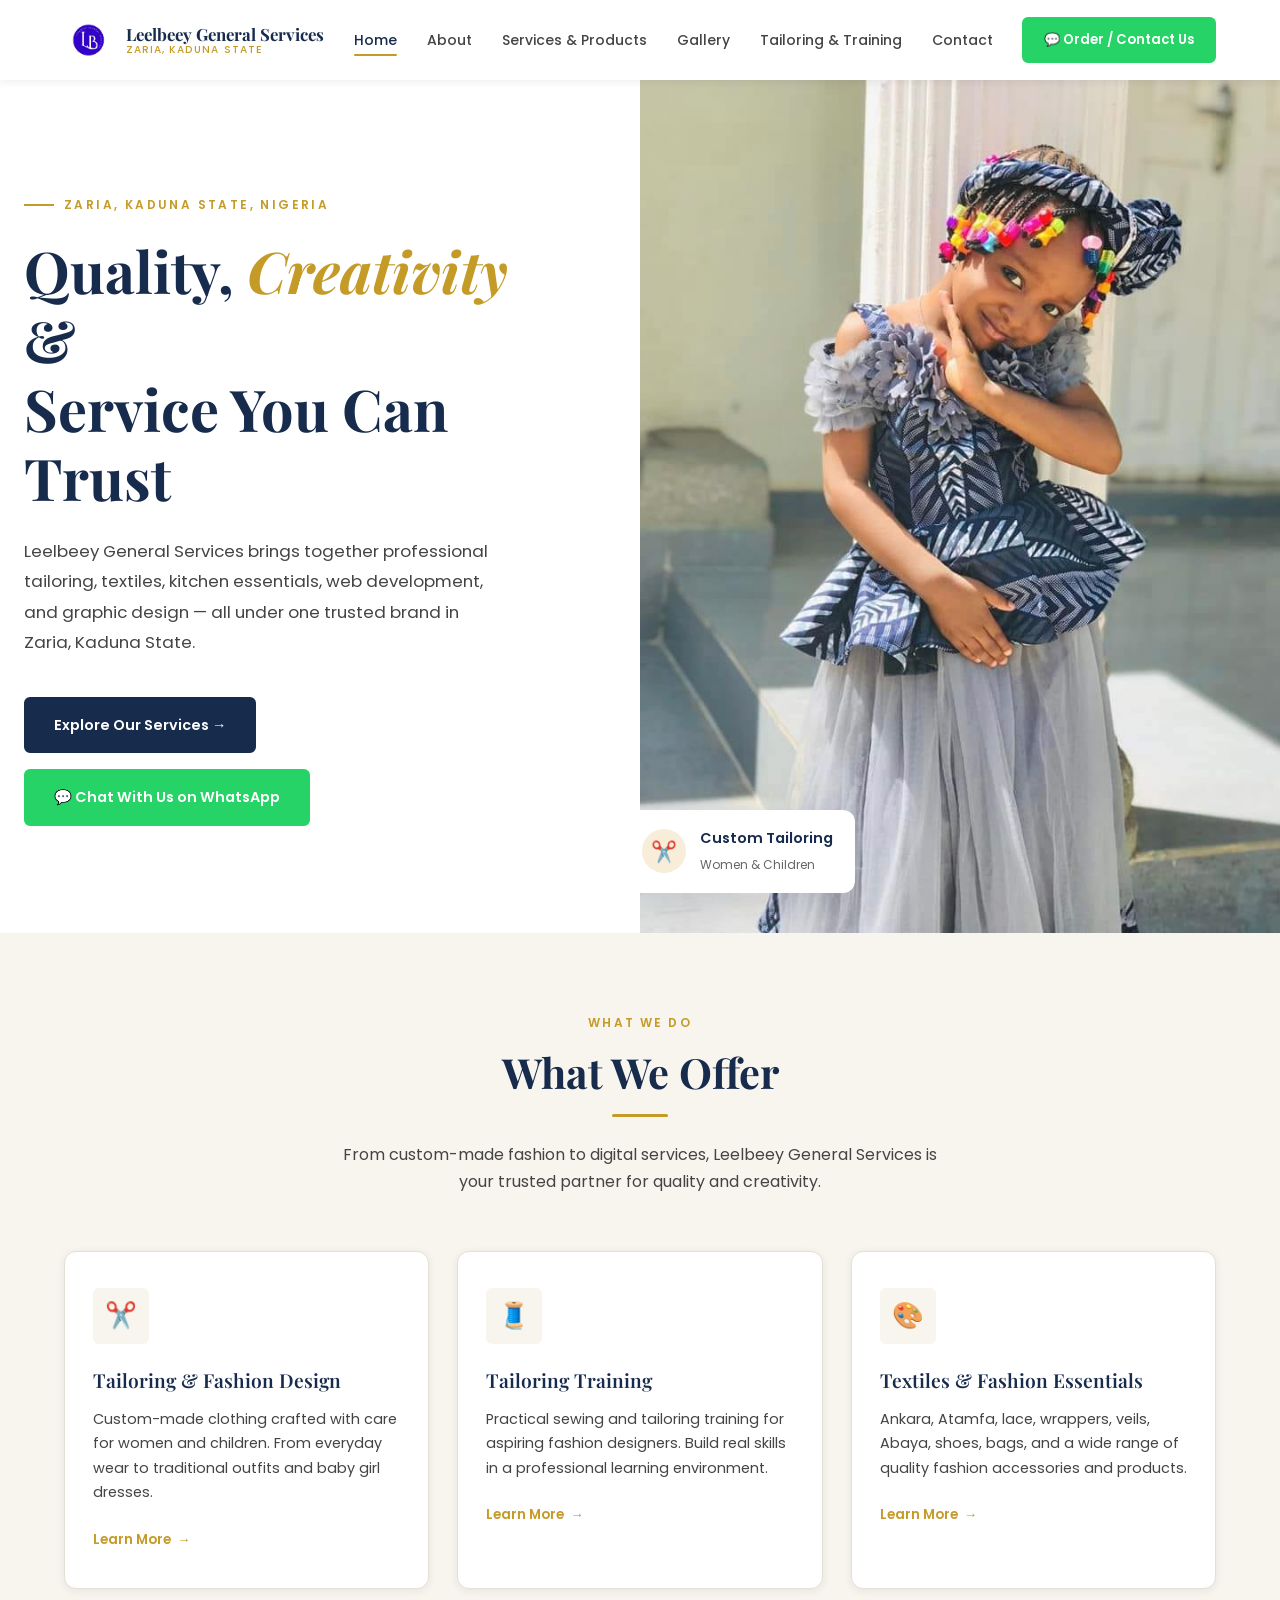
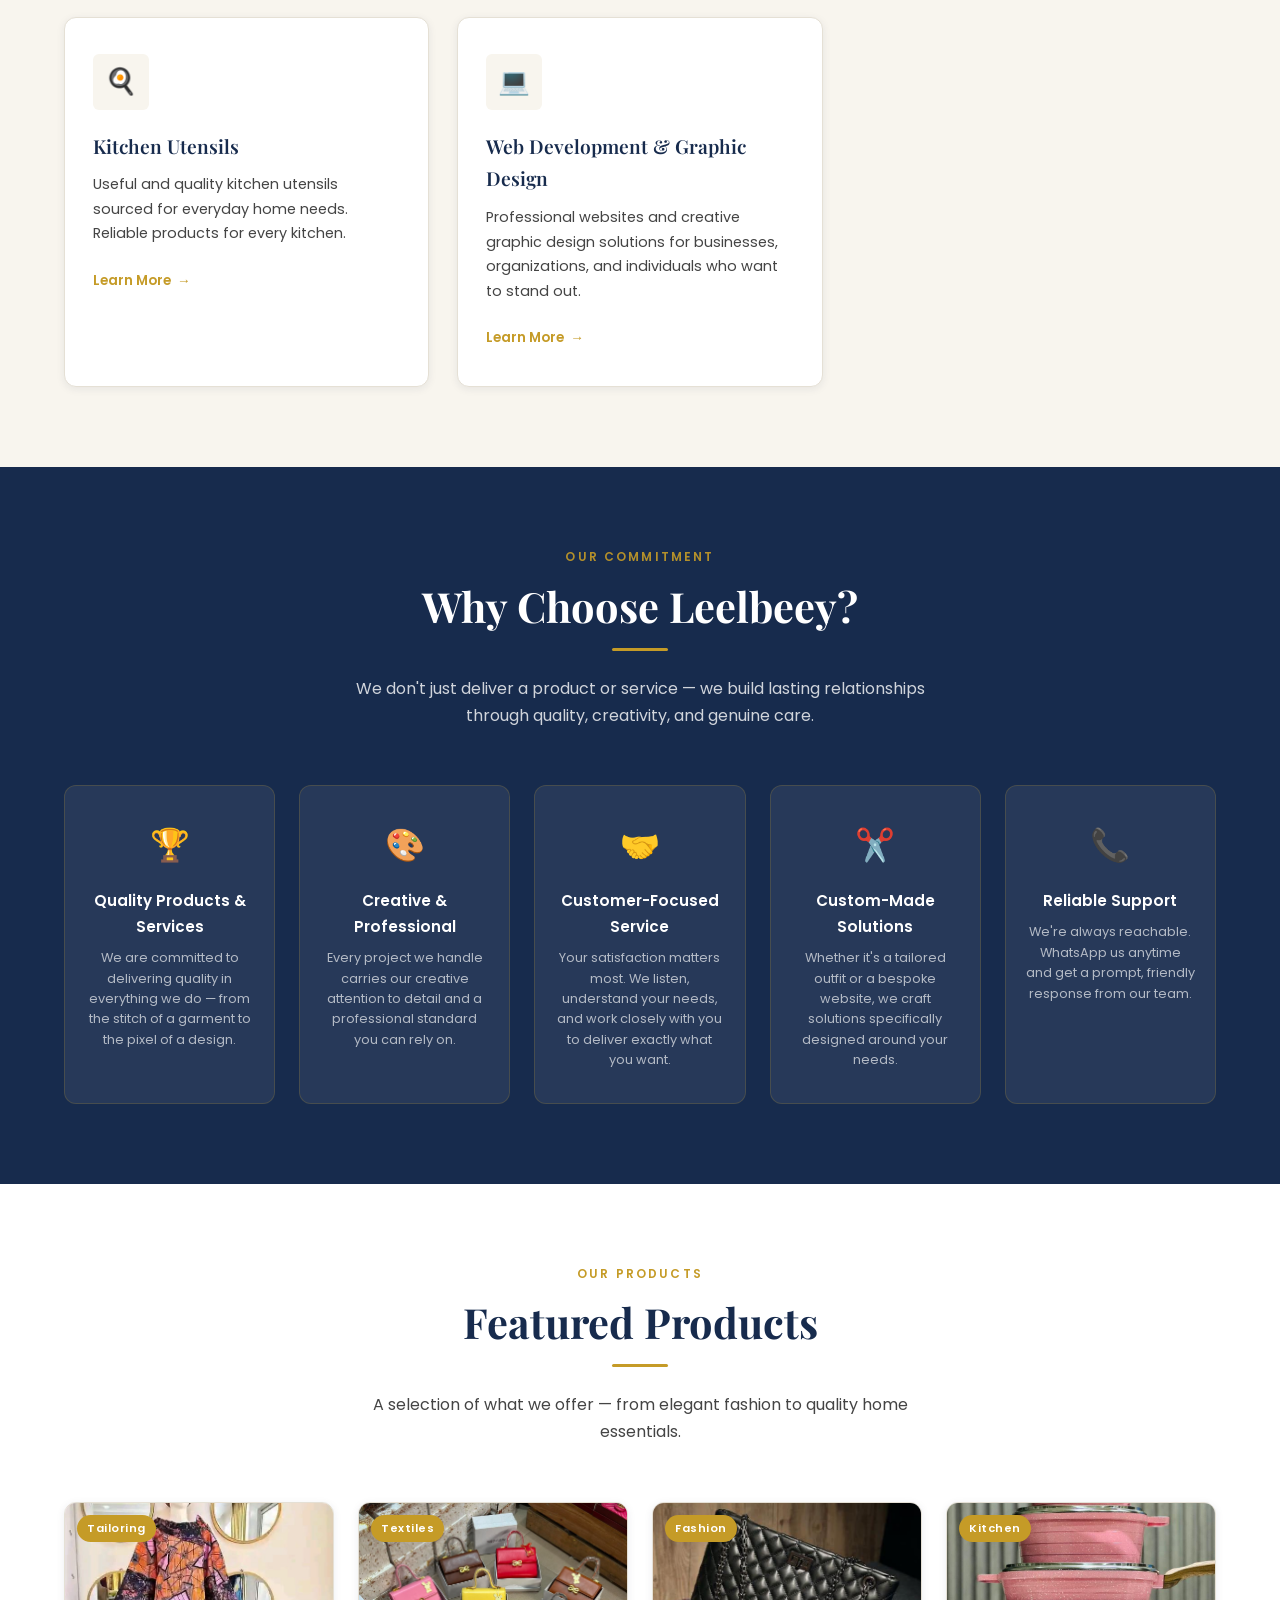
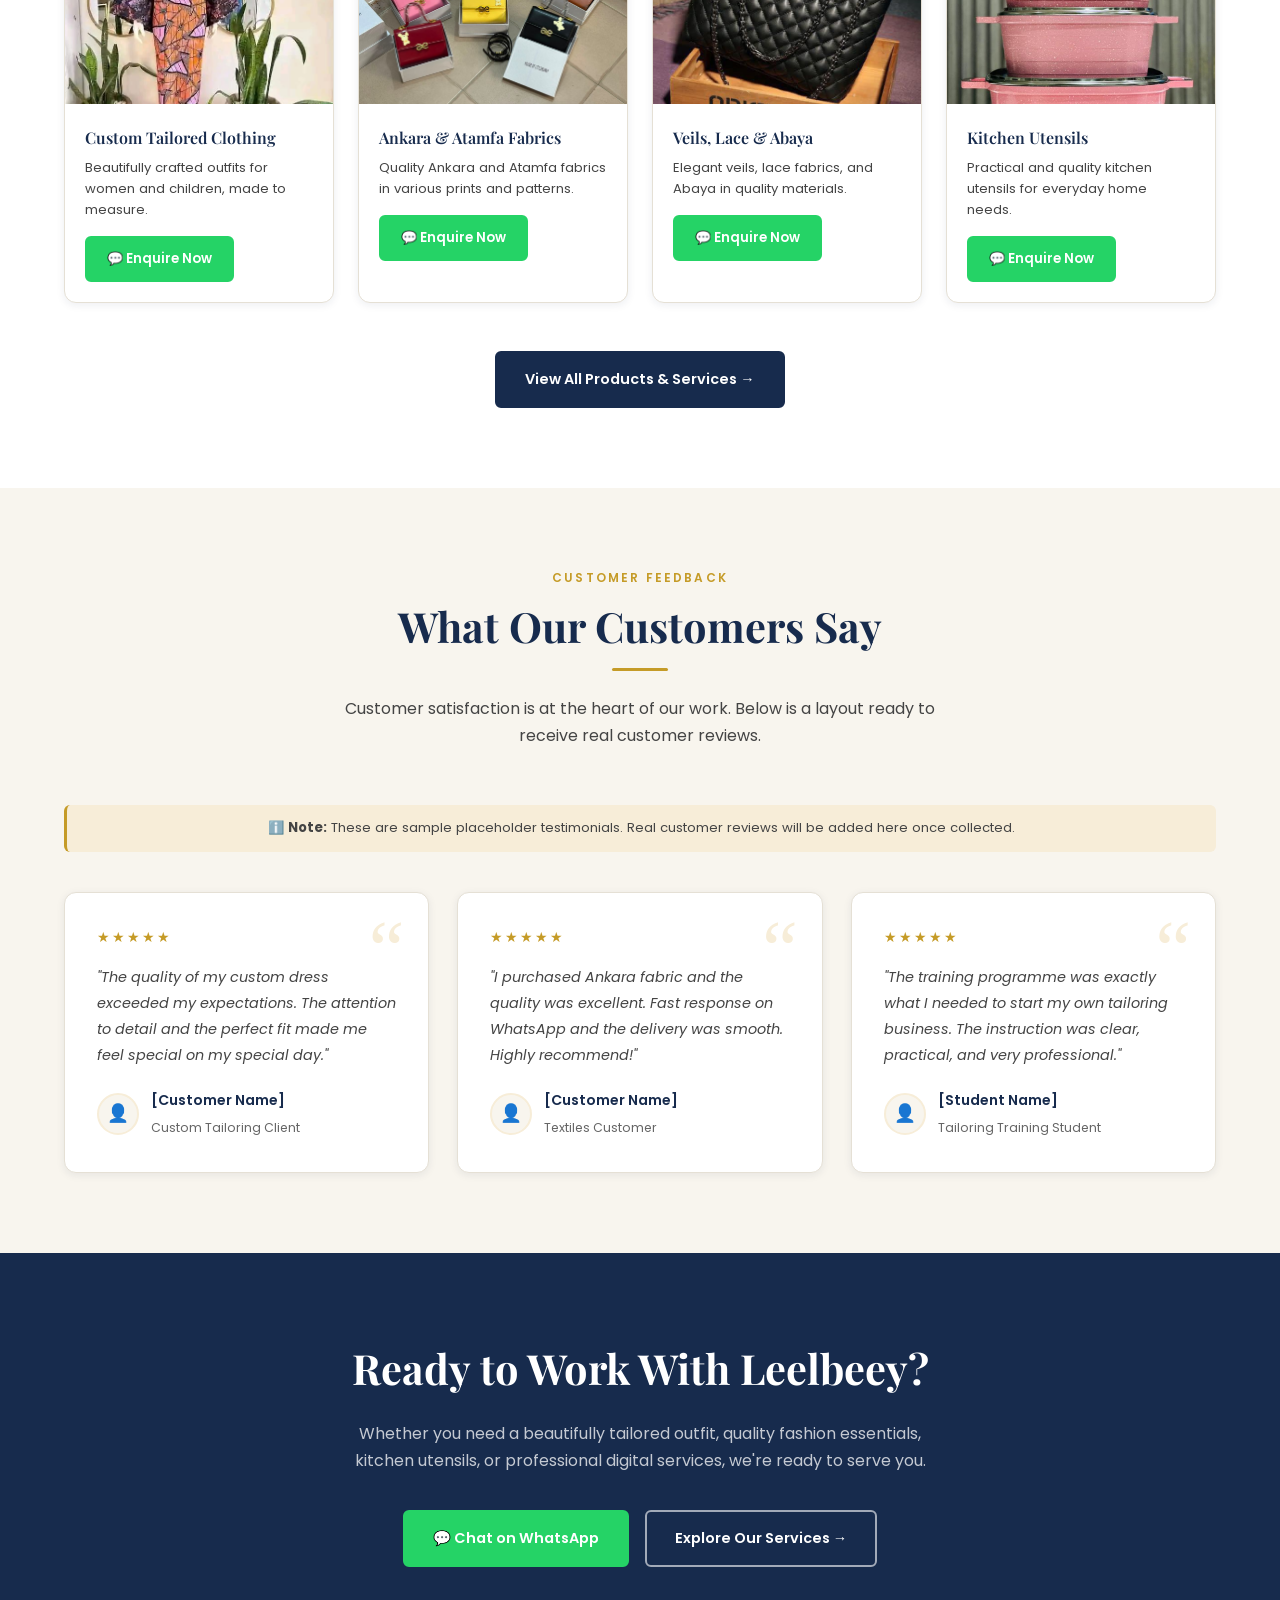
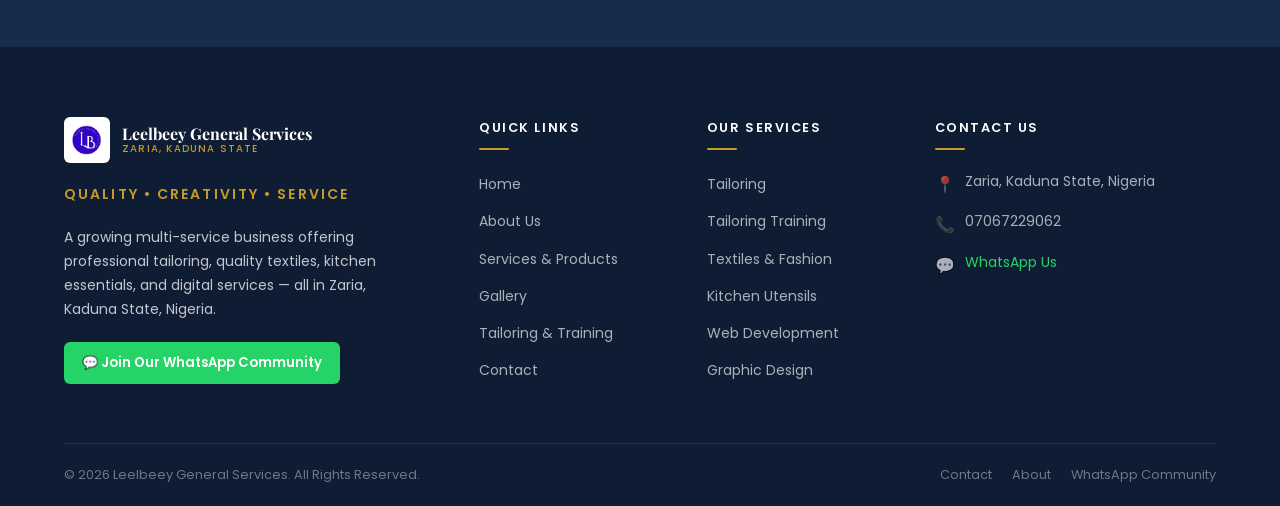
<file: index.html>
<!DOCTYPE html>
<html lang="en">
<head>
  <meta charset="UTF-8" />
  <meta name="viewport" content="width=device-width, initial-scale=1.0" />
  <title>Leelbeey General Services | Tailoring, Textiles & More — Zaria, Kaduna State</title>
  <meta name="description" content="Leelbeey General Services offers professional tailoring, textiles, kitchen utensils, web development, and graphic design services in Zaria, Kaduna State, Nigeria." />
  <meta name="keywords" content="Leelbeey General Services, tailoring Zaria, fashion design Zaria, textiles Zaria, Ankara, Atamfa, Abaya, kitchen utensils Zaria, web development Zaria, graphic design Zaria" />
  <link rel="icon" type="image/jpeg" href="images/logo/logo.jpg" />
  <link rel="preconnect" href="https://fonts.googleapis.com" />
  <link rel="preconnect" href="https://fonts.gstatic.com" crossorigin />
  <link href="https://fonts.googleapis.com/css2?family=Playfair+Display:ital,wght@0,400;0,600;0,700;1,400&family=Poppins:wght@300;400;500;600;700&display=swap" rel="stylesheet" />
  <link rel="stylesheet" href="css/style.css" />
</head>
<body>

  <!-- ===== NAVIGATION ===== -->
  <nav class="navbar" role="navigation" aria-label="Main navigation">
    <div class="navbar-inner">
      <a href="index.html" class="navbar-logo" aria-label="Leelbeey General Services Home">
        <img src="images/logo/logo.jpg" alt="Leelbeey General Services Logo" />
        <div class="navbar-logo-text">
          Leelbeey General Services
          <span>Zaria, Kaduna State</span>
        </div>
      </a>

      <ul class="navbar-nav" role="list">
        <li><a href="index.html" class="active">Home</a></li>
        <li><a href="about.html">About</a></li>
        <li><a href="services.html">Services &amp; Products</a></li>
        <li><a href="gallery.html">Gallery</a></li>
        <li><a href="tailoring.html">Tailoring &amp; Training</a></li>
        <li><a href="contact.html">Contact</a></li>
      </ul>

      <div class="navbar-cta">
        <a href="https://wa.me/2347067229062?text=Hello%20Leelbeey%20General%20Services%2C%20I%20would%20like%20to%20make%20an%20enquiry." class="btn btn-whatsapp btn-sm" target="_blank" rel="noopener noreferrer">
          💬 Order / Contact Us
        </a>
      </div>

      <button class="hamburger" id="hamburger" aria-label="Toggle navigation menu" aria-expanded="false" aria-controls="mobileNav">
        <span></span><span></span><span></span>
      </button>
    </div>
  </nav>

  <!-- Mobile Nav -->
  <div class="mobile-nav" id="mobileNav" role="dialog" aria-label="Mobile navigation">
    <a href="index.html" class="active">Home</a>
    <a href="about.html">About</a>
    <a href="services.html">Services &amp; Products</a>
    <a href="gallery.html">Gallery</a>
    <a href="tailoring.html">Tailoring &amp; Training</a>
    <a href="contact.html">Contact</a>
    <div class="mobile-cta">
      <a href="https://wa.me/2347067229062?text=Hello%20Leelbeey%20General%20Services%2C%20I%20would%20like%20to%20make%20an%20enquiry." class="btn btn-whatsapp" target="_blank" rel="noopener noreferrer">💬 Chat on WhatsApp</a>
      <a href="contact.html" class="btn btn-outline">Contact Us</a>
    </div>
  </div>

  <main>

    <!-- ===== HERO ===== -->
    <section class="hero" aria-labelledby="heroHeading">
      <div class="container">
        <div class="hero-content fade-in">
          <span class="hero-eyebrow">Zaria, Kaduna State, Nigeria</span>
          <h1 class="hero-title" id="heroHeading">
            Quality, <em>Creativity</em> &amp;<br>Service You Can Trust
          </h1>
          <p class="hero-desc">
            Leelbeey General Services brings together professional tailoring, textiles, kitchen essentials, web development, and graphic design — all under one trusted brand in Zaria, Kaduna State.
          </p>
          <div class="hero-ctas">
            <a href="services.html" class="btn btn-primary">Explore Our Services →</a>
            <a href="https://wa.me/2347067229062?text=Hello%20Leelbeey%20General%20Services%2C%20I%20would%20like%20to%20make%20an%20enquiry." class="btn btn-whatsapp" target="_blank" rel="noopener noreferrer">💬 Chat With Us on WhatsApp</a>
          </div>
        </div>
      </div>
      <div class="hero-image">
        <img src="images/tailoring/tailoring-01.jpg" alt="Professional tailoring and fashion design by Leelbeey General Services" loading="eager" />
        <div class="hero-badge fade-in fade-in-delay-3">
          <div class="hero-badge-icon">✂️</div>
          <div class="hero-badge-text">
            <strong>Custom Tailoring</strong>
            <span>Women &amp; Children</span>
          </div>
        </div>
      </div>
    </section>

    <!-- ===== SERVICES PREVIEW ===== -->
    <section class="section section-cream" id="services" aria-labelledby="servicesHeading">
      <div class="container">
        <div class="section-header">
          <span class="section-label">What We Do</span>
          <h2 class="section-title" id="servicesHeading">What We Offer</h2>
          <div class="gold-divider center"></div>
          <p class="section-subtitle">From custom-made fashion to digital services, Leelbeey General Services is your trusted partner for quality and creativity.</p>
        </div>

        <div class="services-grid">
          <!-- Tailoring -->
          <article class="service-card fade-in">
            <div class="service-icon" aria-hidden="true">✂️</div>
            <h3>Tailoring &amp; Fashion Design</h3>
            <p>Custom-made clothing crafted with care for women and children. From everyday wear to traditional outfits and baby girl dresses.</p>
            <a href="tailoring.html" class="link-arrow">Learn More <span aria-hidden="true">→</span></a>
          </article>

          <!-- Training -->
          <article class="service-card fade-in fade-in-delay-1">
            <div class="service-icon" aria-hidden="true">🧵</div>
            <h3>Tailoring Training</h3>
            <p>Practical sewing and tailoring training for aspiring fashion designers. Build real skills in a professional learning environment.</p>
            <a href="tailoring.html#training" class="link-arrow">Learn More <span aria-hidden="true">→</span></a>
          </article>

          <!-- Textiles -->
          <article class="service-card fade-in fade-in-delay-2">
            <div class="service-icon" aria-hidden="true">🎨</div>
            <h3>Textiles &amp; Fashion Essentials</h3>
            <p>Ankara, Atamfa, lace, wrappers, veils, Abaya, shoes, bags, and a wide range of quality fashion accessories and products.</p>
            <a href="services.html#textiles" class="link-arrow">Learn More <span aria-hidden="true">→</span></a>
          </article>

          <!-- Kitchen -->
          <article class="service-card fade-in fade-in-delay-3">
            <div class="service-icon" aria-hidden="true">🍳</div>
            <h3>Kitchen Utensils</h3>
            <p>Useful and quality kitchen utensils sourced for everyday home needs. Reliable products for every kitchen.</p>
            <a href="services.html#kitchen" class="link-arrow">Learn More <span aria-hidden="true">→</span></a>
          </article>

          <!-- Digital -->
          <article class="service-card fade-in fade-in-delay-4">
            <div class="service-icon" aria-hidden="true">💻</div>
            <h3>Web Development &amp; Graphic Design</h3>
            <p>Professional websites and creative graphic design solutions for businesses, organizations, and individuals who want to stand out.</p>
            <a href="services.html#webdev" class="link-arrow">Learn More <span aria-hidden="true">→</span></a>
          </article>
        </div>
      </div>
    </section>

    <!-- ===== WHY CHOOSE US ===== -->
    <section class="section section-navy" aria-labelledby="whyHeading">
      <div class="container">
        <div class="section-header">
          <span class="section-label" style="color: rgba(197,155,39,0.9);">Our Commitment</span>
          <h2 class="section-title white" id="whyHeading">Why Choose Leelbeey?</h2>
          <div class="gold-divider center"></div>
          <p class="section-subtitle white">We don't just deliver a product or service — we build lasting relationships through quality, creativity, and genuine care.</p>
        </div>

        <div class="benefits-grid">
          <div class="benefit-item fade-in">
            <span class="benefit-icon" aria-hidden="true">🏆</span>
            <h3>Quality Products &amp; Services</h3>
            <p>We are committed to delivering quality in everything we do — from the stitch of a garment to the pixel of a design.</p>
          </div>
          <div class="benefit-item fade-in fade-in-delay-1">
            <span class="benefit-icon" aria-hidden="true">🎨</span>
            <h3>Creative &amp; Professional</h3>
            <p>Every project we handle carries our creative attention to detail and a professional standard you can rely on.</p>
          </div>
          <div class="benefit-item fade-in fade-in-delay-2">
            <span class="benefit-icon" aria-hidden="true">🤝</span>
            <h3>Customer-Focused Service</h3>
            <p>Your satisfaction matters most. We listen, understand your needs, and work closely with you to deliver exactly what you want.</p>
          </div>
          <div class="benefit-item fade-in fade-in-delay-3">
            <span class="benefit-icon" aria-hidden="true">✂️</span>
            <h3>Custom-Made Solutions</h3>
            <p>Whether it's a tailored outfit or a bespoke website, we craft solutions specifically designed around your needs.</p>
          </div>
          <div class="benefit-item fade-in fade-in-delay-4">
            <span class="benefit-icon" aria-hidden="true">📞</span>
            <h3>Reliable Support</h3>
            <p>We're always reachable. WhatsApp us anytime and get a prompt, friendly response from our team.</p>
          </div>
        </div>
      </div>
    </section>

    <!-- ===== FEATURED PRODUCTS ===== -->
    <section class="section" aria-labelledby="productsHeading">
      <div class="container">
        <div class="section-header">
          <span class="section-label">Our Products</span>
          <h2 class="section-title" id="productsHeading">Featured Products</h2>
          <div class="gold-divider center"></div>
          <p class="section-subtitle">A selection of what we offer — from elegant fashion to quality home essentials.</p>
        </div>

        <div class="products-grid">
          <article class="product-card fade-in">
            <div class="product-card-img">
              <img src="images/tailoring/tailoring-02.jpg" alt="Custom tailored women's dress by Leelbeey General Services" loading="lazy" />
              <span class="product-card-badge">Tailoring</span>
            </div>
            <div class="product-card-body">
              <h3>Custom Tailored Clothing</h3>
              <p>Beautifully crafted outfits for women and children, made to measure.</p>
              <a href="https://wa.me/2347067229062?text=Hello%20Leelbeey%20General%20Services%2C%20I%20would%20like%20to%20enquire%20about%20tailoring%20services." class="btn btn-whatsapp btn-sm" target="_blank" rel="noopener noreferrer">💬 Enquire Now</a>
            </div>
          </article>

          <article class="product-card fade-in fade-in-delay-1">
            <div class="product-card-img">
              <img src="images/textiles/textile-01.jpg" alt="Ankara and Atamfa fabric from Leelbeey General Services" loading="lazy" />
              <span class="product-card-badge">Textiles</span>
            </div>
            <div class="product-card-body">
              <h3>Ankara &amp; Atamfa Fabrics</h3>
              <p>Quality Ankara and Atamfa fabrics in various prints and patterns.</p>
              <a href="https://wa.me/2347067229062?text=Hello%20Leelbeey%20General%20Services%2C%20I%20would%20like%20to%20enquire%20about%20your%20available%20textiles%20and%20fashion%20products." class="btn btn-whatsapp btn-sm" target="_blank" rel="noopener noreferrer">💬 Enquire Now</a>
            </div>
          </article>

          <article class="product-card fade-in fade-in-delay-2">
            <div class="product-card-img">
              <img src="images/textiles/textile-10.jpg" alt="Fashion accessories — veils and Abaya from Leelbeey" loading="lazy" />
              <span class="product-card-badge">Fashion</span>
            </div>
            <div class="product-card-body">
              <h3>Veils, Lace &amp; Abaya</h3>
              <p>Elegant veils, lace fabrics, and Abaya in quality materials.</p>
              <a href="https://wa.me/2347067229062?text=Hello%20Leelbeey%20General%20Services%2C%20I%20would%20like%20to%20enquire%20about%20your%20available%20textiles%20and%20fashion%20products." class="btn btn-whatsapp btn-sm" target="_blank" rel="noopener noreferrer">💬 Enquire Now</a>
            </div>
          </article>

          <article class="product-card fade-in fade-in-delay-3">
            <div class="product-card-img">
              <img src="images/kitchen/kitchen-01.jpg" alt="Quality kitchen utensils from Leelbeey General Services" loading="lazy" />
              <span class="product-card-badge">Kitchen</span>
            </div>
            <div class="product-card-body">
              <h3>Kitchen Utensils</h3>
              <p>Practical and quality kitchen utensils for everyday home needs.</p>
              <a href="https://wa.me/2347067229062?text=Hello%20Leelbeey%20General%20Services%2C%20I%20would%20like%20to%20enquire%20about%20your%20kitchen%20utensils." class="btn btn-whatsapp btn-sm" target="_blank" rel="noopener noreferrer">💬 Enquire Now</a>
            </div>
          </article>
        </div>

        <div style="text-align:center; margin-top: 48px;">
          <a href="services.html" class="btn btn-primary">View All Products &amp; Services →</a>
        </div>
      </div>
    </section>

    <!-- ===== TESTIMONIALS ===== -->
    <section class="section section-cream" aria-labelledby="testimonialsHeading">
      <div class="container">
        <div class="section-header">
          <span class="section-label">Customer Feedback</span>
          <h2 class="section-title" id="testimonialsHeading">What Our Customers Say</h2>
          <div class="gold-divider center"></div>
          <p class="section-subtitle">Customer satisfaction is at the heart of our work. Below is a layout ready to receive real customer reviews.</p>
        </div>

        <div class="testimonial-note" role="note">
          ℹ️ <strong>Note:</strong> These are sample placeholder testimonials. Real customer reviews will be added here once collected.
        </div>

        <div class="testimonials-grid">
          <article class="testimonial-card fade-in">
            <div class="testimonial-stars" aria-label="5 out of 5 stars">★★★★★</div>
            <p class="testimonial-text">"The quality of my custom dress exceeded my expectations. The attention to detail and the perfect fit made me feel special on my special day."</p>
            <div class="testimonial-author">
              <div class="testimonial-avatar" aria-hidden="true">👤</div>
              <div class="testimonial-info">
                <strong>[Customer Name]</strong>
                <span>Custom Tailoring Client</span>
              </div>
            </div>
          </article>

          <article class="testimonial-card fade-in fade-in-delay-1">
            <div class="testimonial-stars" aria-label="5 out of 5 stars">★★★★★</div>
            <p class="testimonial-text">"I purchased Ankara fabric and the quality was excellent. Fast response on WhatsApp and the delivery was smooth. Highly recommend!"</p>
            <div class="testimonial-author">
              <div class="testimonial-avatar" aria-hidden="true">👤</div>
              <div class="testimonial-info">
                <strong>[Customer Name]</strong>
                <span>Textiles Customer</span>
              </div>
            </div>
          </article>

          <article class="testimonial-card fade-in fade-in-delay-2">
            <div class="testimonial-stars" aria-label="5 out of 5 stars">★★★★★</div>
            <p class="testimonial-text">"The training programme was exactly what I needed to start my own tailoring business. The instruction was clear, practical, and very professional."</p>
            <div class="testimonial-author">
              <div class="testimonial-avatar" aria-hidden="true">👤</div>
              <div class="testimonial-info">
                <strong>[Student Name]</strong>
                <span>Tailoring Training Student</span>
              </div>
            </div>
          </article>
        </div>
      </div>
    </section>

    <!-- ===== FINAL CTA ===== -->
    <section class="cta-band" aria-labelledby="ctaHeading">
      <div class="container">
        <h2 id="ctaHeading">Ready to Work With Leelbeey?</h2>
        <p>Whether you need a beautifully tailored outfit, quality fashion essentials, kitchen utensils, or professional digital services, we're ready to serve you.</p>
        <div class="cta-band-btns">
          <a href="https://wa.me/2347067229062?text=Hello%20Leelbeey%20General%20Services%2C%20I%20would%20like%20to%20make%20an%20enquiry." class="btn btn-whatsapp" target="_blank" rel="noopener noreferrer">💬 Chat on WhatsApp</a>
          <a href="services.html" class="btn btn-outline-white">Explore Our Services →</a>
        </div>
      </div>
    </section>

  </main>

  <!-- ===== FOOTER ===== -->
  <footer class="footer" role="contentinfo">
    <div class="container">
      <div class="footer-grid">

        <div class="footer-brand">
          <div class="footer-logo">
            <img src="images/logo/logo.jpg" alt="Leelbeey General Services Logo" />
            <div class="footer-logo-text">
              Leelbeey General Services
              <span>Zaria, Kaduna State</span>
            </div>
          </div>
          <p class="footer-tagline">Quality • Creativity • Service</p>
          <p>A growing multi-service business offering professional tailoring, quality textiles, kitchen essentials, and digital services — all in Zaria, Kaduna State, Nigeria.</p>
          <a href="https://chat.whatsapp.com/KCjk399kIYrIl4DM6dcDXU" class="footer-whatsapp" target="_blank" rel="noopener noreferrer">
            💬 Join Our WhatsApp Community
          </a>
        </div>

        <div class="footer-col">
          <h4>Quick Links</h4>
          <ul role="list">
            <li><a href="index.html">Home</a></li>
            <li><a href="about.html">About Us</a></li>
            <li><a href="services.html">Services &amp; Products</a></li>
            <li><a href="gallery.html">Gallery</a></li>
            <li><a href="tailoring.html">Tailoring &amp; Training</a></li>
            <li><a href="contact.html">Contact</a></li>
          </ul>
        </div>

        <div class="footer-col">
          <h4>Our Services</h4>
          <ul role="list">
            <li><a href="tailoring.html">Tailoring</a></li>
            <li><a href="tailoring.html#training">Tailoring Training</a></li>
            <li><a href="services.html#textiles">Textiles &amp; Fashion</a></li>
            <li><a href="services.html#kitchen">Kitchen Utensils</a></li>
            <li><a href="services.html#webdev">Web Development</a></li>
            <li><a href="services.html#design">Graphic Design</a></li>
          </ul>
        </div>

        <div class="footer-col">
          <h4>Contact Us</h4>
          <address style="font-style:normal;">
            <div class="footer-contact-item">
              <span class="icon" aria-hidden="true">📍</span>
              <span>Zaria, Kaduna State, Nigeria</span>
            </div>
            <div class="footer-contact-item">
              <span class="icon" aria-hidden="true">📞</span>
              <a href="tel:+2347067229062" style="color: rgba(255,255,255,0.65); transition: color 0.3s;">07067229062</a>
            </div>
            <div class="footer-contact-item">
              <span class="icon" aria-hidden="true">💬</span>
              <a href="https://wa.me/2347067229062" target="_blank" rel="noopener noreferrer" style="color: #25D366;">WhatsApp Us</a>
            </div>
          </address>
        </div>

      </div>

      <div class="footer-bottom">
        <p>© 2026 Leelbeey General Services. All Rights Reserved.</p>
        <div class="footer-bottom-links">
          <a href="contact.html">Contact</a>
          <a href="about.html">About</a>
          <a href="https://chat.whatsapp.com/KCjk399kIYrIl4DM6dcDXU" target="_blank" rel="noopener noreferrer">WhatsApp Community</a>
        </div>
      </div>
    </div>
  </footer>

  <script src="js/script.js"></script>
</body>
</html>
</file>
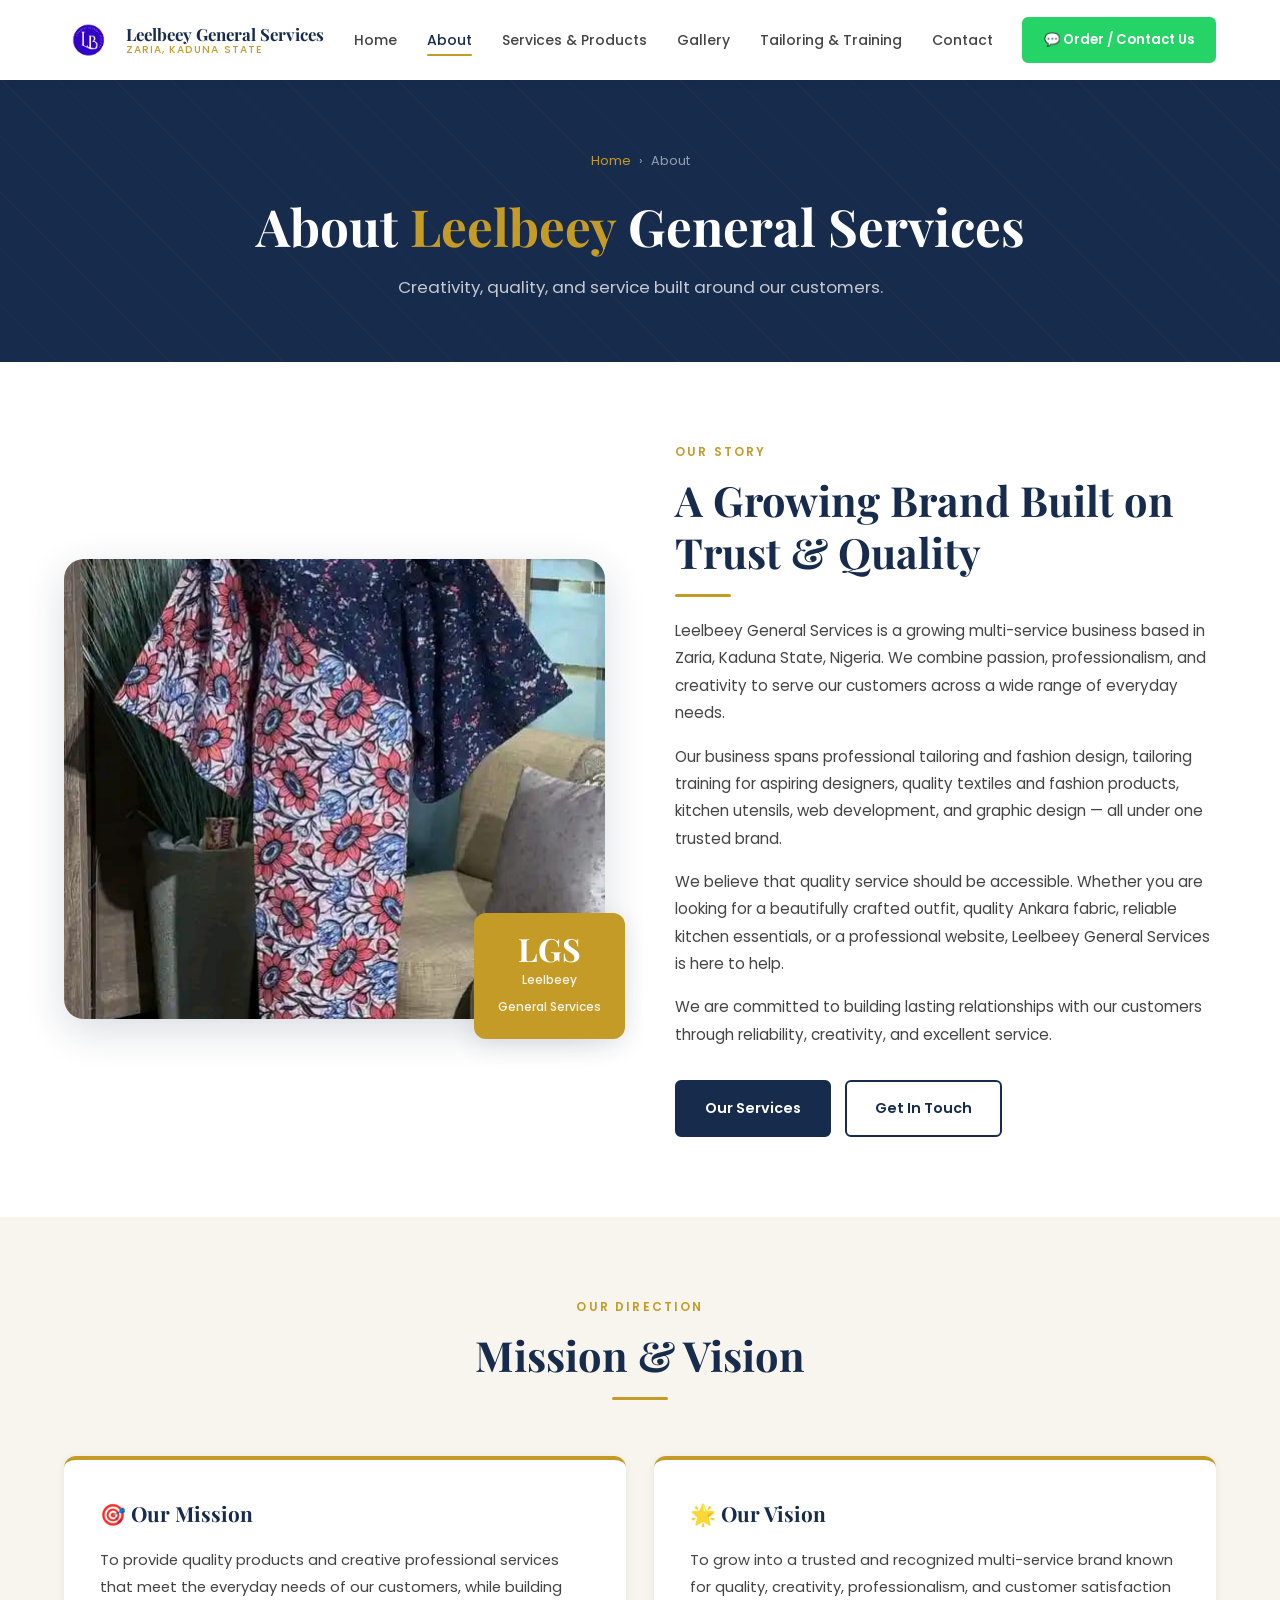
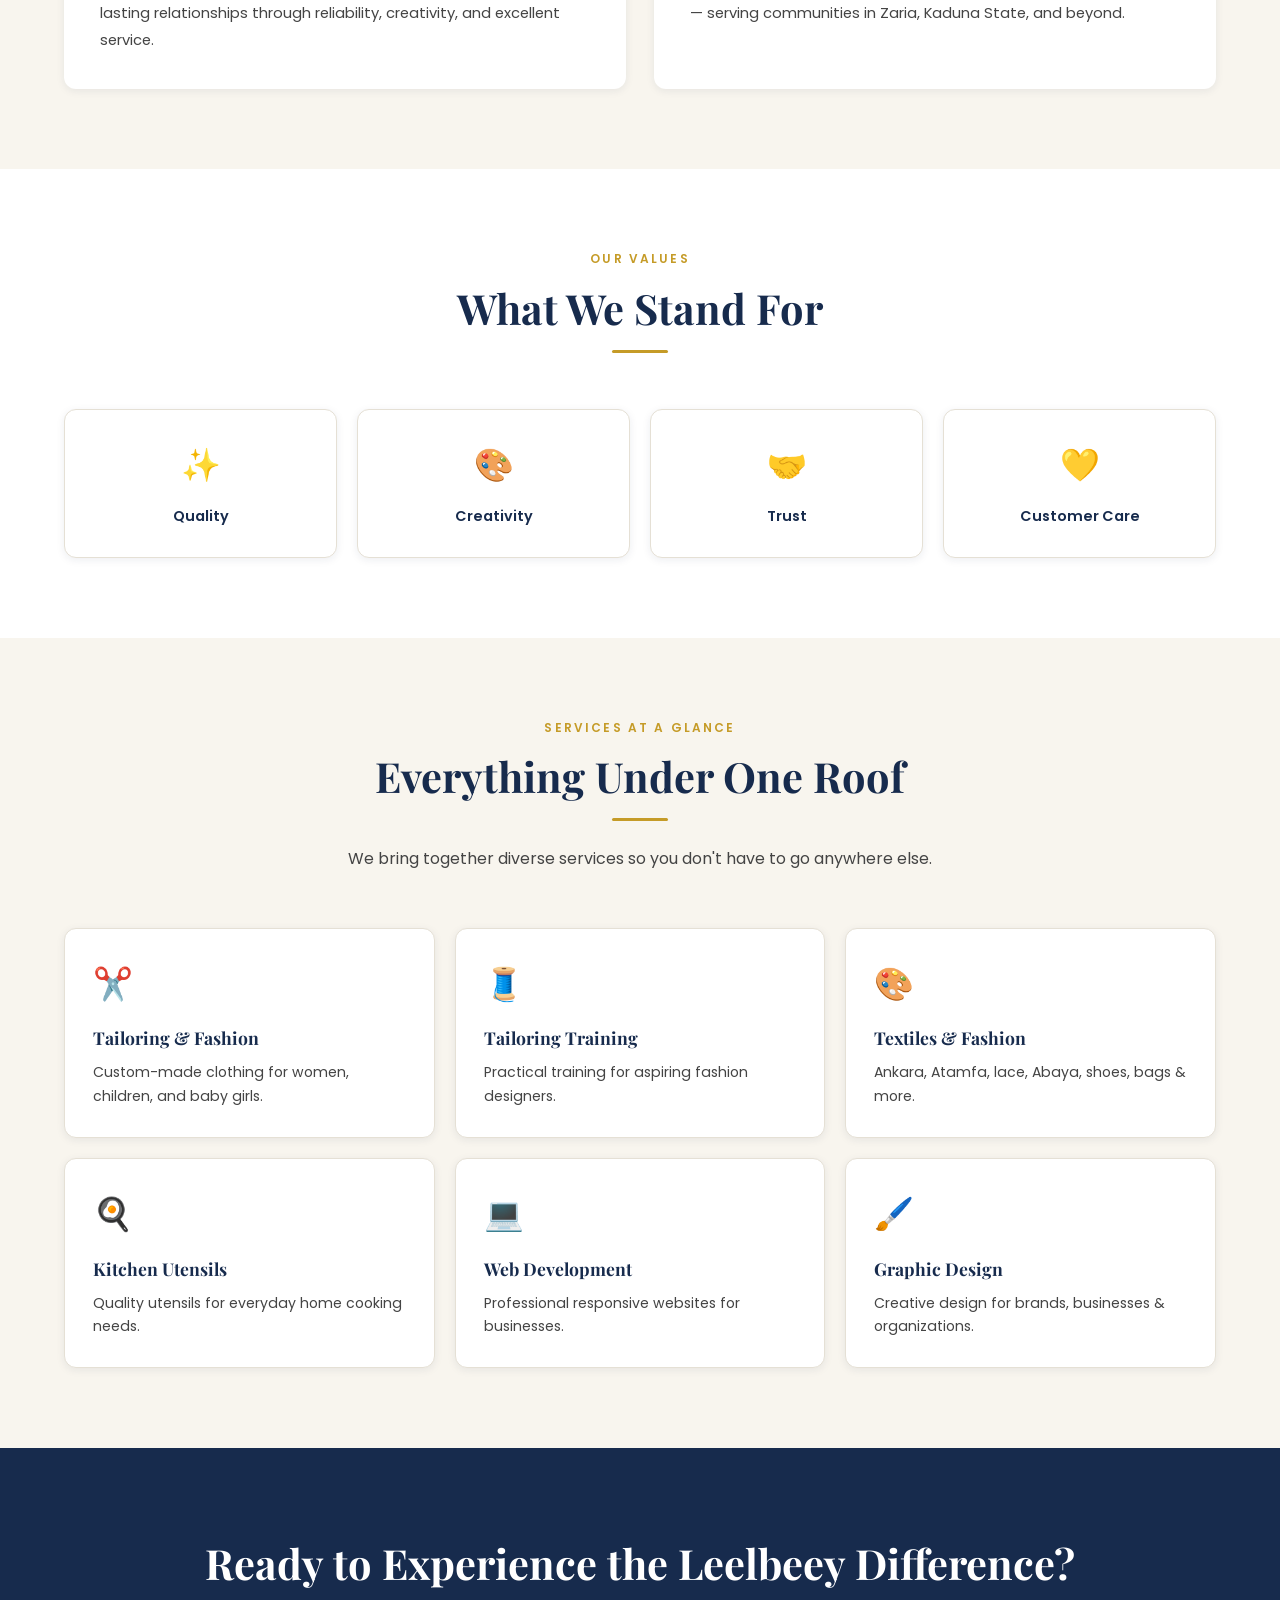
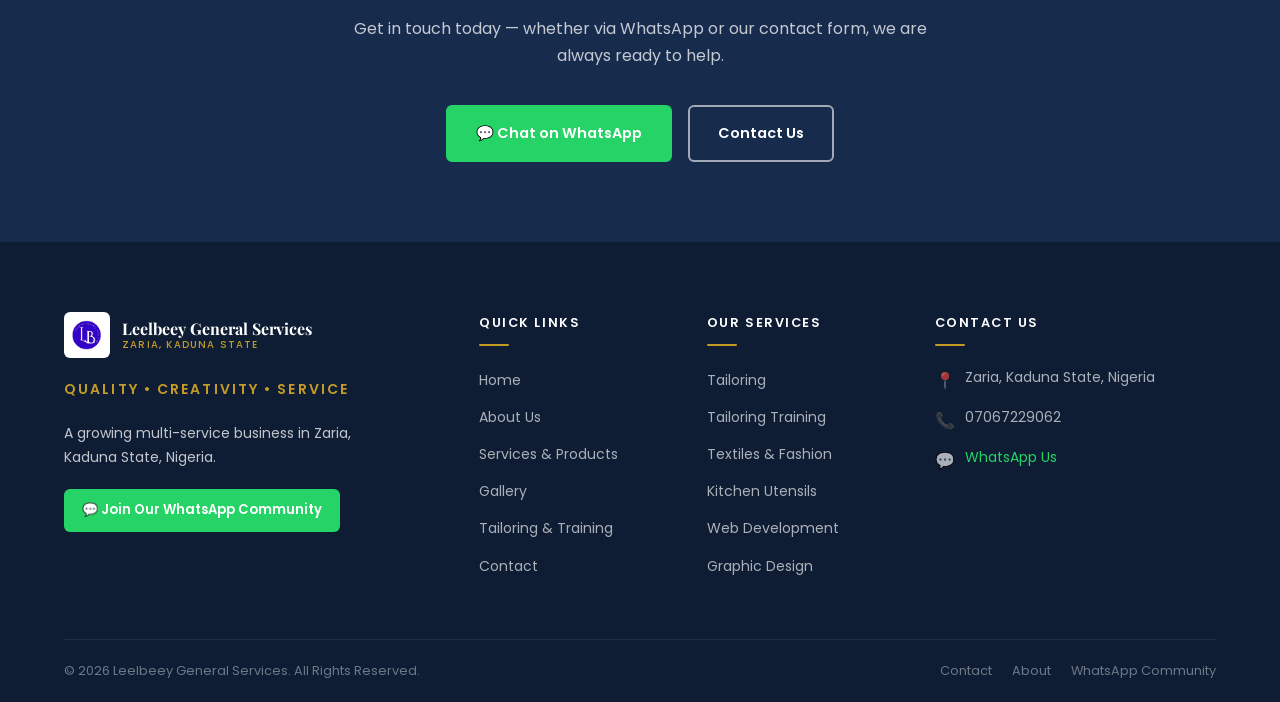
<file: about.html>
<!DOCTYPE html>
<html lang="en">
<head>
  <meta charset="UTF-8" />
  <meta name="viewport" content="width=device-width, initial-scale=1.0" />
  <title>About Us | Leelbeey General Services — Zaria, Kaduna State</title>
  <meta name="description" content="Learn about Leelbeey General Services — a growing multi-service business in Zaria, Kaduna State, offering professional tailoring, textiles, kitchen utensils, and digital services." />
  <link rel="icon" type="image/jpeg" href="images/logo/logo.jpg" />
  <link rel="preconnect" href="https://fonts.googleapis.com" />
  <link rel="preconnect" href="https://fonts.gstatic.com" crossorigin />
  <link href="https://fonts.googleapis.com/css2?family=Playfair+Display:ital,wght@0,400;0,600;0,700;1,400&family=Poppins:wght@300;400;500;600;700&display=swap" rel="stylesheet" />
  <link rel="stylesheet" href="css/style.css" />
</head>
<body>

  <!-- ===== NAVIGATION ===== -->
  <nav class="navbar" role="navigation" aria-label="Main navigation">
    <div class="navbar-inner">
      <a href="index.html" class="navbar-logo" aria-label="Leelbeey General Services Home">
        <img src="images/logo/logo.jpg" alt="Leelbeey General Services Logo" />
        <div class="navbar-logo-text">
          Leelbeey General Services
          <span>Zaria, Kaduna State</span>
        </div>
      </a>
      <ul class="navbar-nav" role="list">
        <li><a href="index.html">Home</a></li>
        <li><a href="about.html" class="active">About</a></li>
        <li><a href="services.html">Services &amp; Products</a></li>
        <li><a href="gallery.html">Gallery</a></li>
        <li><a href="tailoring.html">Tailoring &amp; Training</a></li>
        <li><a href="contact.html">Contact</a></li>
      </ul>
      <div class="navbar-cta">
        <a href="https://wa.me/2347067229062?text=Hello%20Leelbeey%20General%20Services%2C%20I%20would%20like%20to%20make%20an%20enquiry." class="btn btn-whatsapp btn-sm" target="_blank" rel="noopener noreferrer">💬 Order / Contact Us</a>
      </div>
      <button class="hamburger" id="hamburger" aria-label="Toggle navigation menu" aria-expanded="false" aria-controls="mobileNav">
        <span></span><span></span><span></span>
      </button>
    </div>
  </nav>

  <div class="mobile-nav" id="mobileNav" role="dialog" aria-label="Mobile navigation">
    <a href="index.html">Home</a>
    <a href="about.html" class="active">About</a>
    <a href="services.html">Services &amp; Products</a>
    <a href="gallery.html">Gallery</a>
    <a href="tailoring.html">Tailoring &amp; Training</a>
    <a href="contact.html">Contact</a>
    <div class="mobile-cta">
      <a href="https://wa.me/2347067229062?text=Hello%20Leelbeey%20General%20Services%2C%20I%20would%20like%20to%20make%20an%20enquiry." class="btn btn-whatsapp" target="_blank" rel="noopener noreferrer">💬 Chat on WhatsApp</a>
      <a href="contact.html" class="btn btn-outline">Contact Us</a>
    </div>
  </div>

  <main>

    <!-- ===== PAGE HERO ===== -->
    <header class="page-hero" aria-labelledby="pageHeroTitle">
      <div class="container">
        <nav class="breadcrumb" aria-label="Breadcrumb">
          <a href="index.html">Home</a>
          <span aria-hidden="true">›</span>
          <span aria-current="page">About</span>
        </nav>
        <h1 class="page-hero-title" id="pageHeroTitle">
          About <span>Leelbeey</span> General Services
        </h1>
        <p class="page-hero-subtitle">Creativity, quality, and service built around our customers.</p>
      </div>
    </header>

    <!-- ===== ABOUT STORY ===== -->
    <section class="section" aria-labelledby="storyHeading">
      <div class="container">
        <div class="about-layout">
          <div class="about-image-wrap fade-in">
            <img src="images/tailoring/tailoring-03.jpg" alt="Leelbeey General Services tailoring and fashion work" loading="lazy" />
            <div class="about-image-badge">
              <strong>LGS</strong>
              <span>Leelbeey<br>General Services</span>
            </div>
          </div>

          <div class="about-text fade-in fade-in-delay-2">
            <span class="section-label">Our Story</span>
            <h2 class="section-title" id="storyHeading">A Growing Brand Built on Trust &amp; Quality</h2>
            <div class="gold-divider"></div>
            <p>
              Leelbeey General Services is a growing multi-service business based in Zaria, Kaduna State, Nigeria. We combine passion, professionalism, and creativity to serve our customers across a wide range of everyday needs.
            </p>
            <p>
              Our business spans professional tailoring and fashion design, tailoring training for aspiring designers, quality textiles and fashion products, kitchen utensils, web development, and graphic design — all under one trusted brand.
            </p>
            <p>
              We believe that quality service should be accessible. Whether you are looking for a beautifully crafted outfit, quality Ankara fabric, reliable kitchen essentials, or a professional website, Leelbeey General Services is here to help.
            </p>
            <p>
              We are committed to building lasting relationships with our customers through reliability, creativity, and excellent service.
            </p>
            <div style="margin-top: 32px; display: flex; gap: 14px; flex-wrap: wrap;">
              <a href="services.html" class="btn btn-primary">Our Services</a>
              <a href="contact.html" class="btn btn-outline">Get In Touch</a>
            </div>
          </div>
        </div>
      </div>
    </section>

    <!-- ===== MISSION & VISION ===== -->
    <section class="section section-cream" aria-labelledby="mvHeading">
      <div class="container">
        <div class="section-header">
          <span class="section-label">Our Direction</span>
          <h2 class="section-title" id="mvHeading">Mission &amp; Vision</h2>
          <div class="gold-divider center"></div>
        </div>

        <div class="mission-vision-grid">
          <div class="mv-card fade-in">
            <h3>🎯 Our Mission</h3>
            <p>
              To provide quality products and creative professional services that meet the everyday needs of our customers, while building lasting relationships through reliability, creativity, and excellent service.
            </p>
          </div>
          <div class="mv-card fade-in fade-in-delay-2">
            <h3>🌟 Our Vision</h3>
            <p>
              To grow into a trusted and recognized multi-service brand known for quality, creativity, professionalism, and customer satisfaction — serving communities in Zaria, Kaduna State, and beyond.
            </p>
          </div>
        </div>
      </div>
    </section>

    <!-- ===== WHAT WE STAND FOR ===== -->
    <section class="section" aria-labelledby="valuesHeading">
      <div class="container">
        <div class="section-header">
          <span class="section-label">Our Values</span>
          <h2 class="section-title" id="valuesHeading">What We Stand For</h2>
          <div class="gold-divider center"></div>
        </div>

        <div class="values-grid">
          <div class="value-item fade-in">
            <span class="icon" aria-hidden="true">✨</span>
            <h4>Quality</h4>
          </div>
          <div class="value-item fade-in fade-in-delay-1">
            <span class="icon" aria-hidden="true">🎨</span>
            <h4>Creativity</h4>
          </div>
          <div class="value-item fade-in fade-in-delay-2">
            <span class="icon" aria-hidden="true">🤝</span>
            <h4>Trust</h4>
          </div>
          <div class="value-item fade-in fade-in-delay-3">
            <span class="icon" aria-hidden="true">💛</span>
            <h4>Customer Care</h4>
          </div>
        </div>
      </div>
    </section>

    <!-- ===== WHAT WE OFFER OVERVIEW ===== -->
    <section class="section section-cream" aria-labelledby="offerHeading">
      <div class="container">
        <div class="section-header">
          <span class="section-label">Services at a Glance</span>
          <h2 class="section-title" id="offerHeading">Everything Under One Roof</h2>
          <div class="gold-divider center"></div>
          <p class="section-subtitle">We bring together diverse services so you don't have to go anywhere else.</p>
        </div>

        <div style="display: grid; grid-template-columns: repeat(3, 1fr); gap: 20px;" class="mobile-1col tablet-2col">
          <div style="background: var(--white); padding: 28px; border-radius: 12px; border: 1px solid var(--border); box-shadow: var(--shadow-sm);" class="fade-in">
            <div style="font-size: 2rem; margin-bottom: 12px;">✂️</div>
            <h3 style="font-family: var(--font-heading); font-size: 1.1rem; color: var(--navy); margin-bottom: 8px;">Tailoring &amp; Fashion</h3>
            <p style="font-size: 0.88rem; color: var(--charcoal-mid);">Custom-made clothing for women, children, and baby girls.</p>
          </div>
          <div style="background: var(--white); padding: 28px; border-radius: 12px; border: 1px solid var(--border); box-shadow: var(--shadow-sm);" class="fade-in fade-in-delay-1">
            <div style="font-size: 2rem; margin-bottom: 12px;">🧵</div>
            <h3 style="font-family: var(--font-heading); font-size: 1.1rem; color: var(--navy); margin-bottom: 8px;">Tailoring Training</h3>
            <p style="font-size: 0.88rem; color: var(--charcoal-mid);">Practical training for aspiring fashion designers.</p>
          </div>
          <div style="background: var(--white); padding: 28px; border-radius: 12px; border: 1px solid var(--border); box-shadow: var(--shadow-sm);" class="fade-in fade-in-delay-2">
            <div style="font-size: 2rem; margin-bottom: 12px;">🎨</div>
            <h3 style="font-family: var(--font-heading); font-size: 1.1rem; color: var(--navy); margin-bottom: 8px;">Textiles &amp; Fashion</h3>
            <p style="font-size: 0.88rem; color: var(--charcoal-mid);">Ankara, Atamfa, lace, Abaya, shoes, bags &amp; more.</p>
          </div>
          <div style="background: var(--white); padding: 28px; border-radius: 12px; border: 1px solid var(--border); box-shadow: var(--shadow-sm);" class="fade-in fade-in-delay-3">
            <div style="font-size: 2rem; margin-bottom: 12px;">🍳</div>
            <h3 style="font-family: var(--font-heading); font-size: 1.1rem; color: var(--navy); margin-bottom: 8px;">Kitchen Utensils</h3>
            <p style="font-size: 0.88rem; color: var(--charcoal-mid);">Quality utensils for everyday home cooking needs.</p>
          </div>
          <div style="background: var(--white); padding: 28px; border-radius: 12px; border: 1px solid var(--border); box-shadow: var(--shadow-sm);" class="fade-in fade-in-delay-4">
            <div style="font-size: 2rem; margin-bottom: 12px;">💻</div>
            <h3 style="font-family: var(--font-heading); font-size: 1.1rem; color: var(--navy); margin-bottom: 8px;">Web Development</h3>
            <p style="font-size: 0.88rem; color: var(--charcoal-mid);">Professional responsive websites for businesses.</p>
          </div>
          <div style="background: var(--white); padding: 28px; border-radius: 12px; border: 1px solid var(--border); box-shadow: var(--shadow-sm);" class="fade-in fade-in-delay-5">
            <div style="font-size: 2rem; margin-bottom: 12px;">🖌️</div>
            <h3 style="font-family: var(--font-heading); font-size: 1.1rem; color: var(--navy); margin-bottom: 8px;">Graphic Design</h3>
            <p style="font-size: 0.88rem; color: var(--charcoal-mid);">Creative design for brands, businesses &amp; organizations.</p>
          </div>
        </div>
      </div>
    </section>

    <!-- ===== ABOUT CTA ===== -->
    <section class="cta-band" aria-labelledby="aboutCtaHeading">
      <div class="container">
        <h2 id="aboutCtaHeading">Ready to Experience the Leelbeey Difference?</h2>
        <p>Get in touch today — whether via WhatsApp or our contact form, we are always ready to help.</p>
        <div class="cta-band-btns">
          <a href="https://wa.me/2347067229062?text=Hello%20Leelbeey%20General%20Services%2C%20I%20would%20like%20to%20make%20an%20enquiry." class="btn btn-whatsapp" target="_blank" rel="noopener noreferrer">💬 Chat on WhatsApp</a>
          <a href="contact.html" class="btn btn-outline-white">Contact Us</a>
        </div>
      </div>
    </section>

  </main>

  <!-- ===== FOOTER ===== -->
  <footer class="footer" role="contentinfo">
    <div class="container">
      <div class="footer-grid">
        <div class="footer-brand">
          <div class="footer-logo">
            <img src="images/logo/logo.jpg" alt="Leelbeey General Services Logo" />
            <div class="footer-logo-text">Leelbeey General Services<span>Zaria, Kaduna State</span></div>
          </div>
          <p class="footer-tagline">Quality • Creativity • Service</p>
          <p>A growing multi-service business in Zaria, Kaduna State, Nigeria.</p>
          <a href="https://chat.whatsapp.com/KCjk399kIYrIl4DM6dcDXU" class="footer-whatsapp" target="_blank" rel="noopener noreferrer">💬 Join Our WhatsApp Community</a>
        </div>
        <div class="footer-col">
          <h4>Quick Links</h4>
          <ul role="list">
            <li><a href="index.html">Home</a></li>
            <li><a href="about.html">About Us</a></li>
            <li><a href="services.html">Services &amp; Products</a></li>
            <li><a href="gallery.html">Gallery</a></li>
            <li><a href="tailoring.html">Tailoring &amp; Training</a></li>
            <li><a href="contact.html">Contact</a></li>
          </ul>
        </div>
        <div class="footer-col">
          <h4>Our Services</h4>
          <ul role="list">
            <li><a href="tailoring.html">Tailoring</a></li>
            <li><a href="tailoring.html#training">Tailoring Training</a></li>
            <li><a href="services.html#textiles">Textiles &amp; Fashion</a></li>
            <li><a href="services.html#kitchen">Kitchen Utensils</a></li>
            <li><a href="services.html#webdev">Web Development</a></li>
            <li><a href="services.html#design">Graphic Design</a></li>
          </ul>
        </div>
        <div class="footer-col">
          <h4>Contact Us</h4>
          <address style="font-style:normal;">
            <div class="footer-contact-item"><span class="icon" aria-hidden="true">📍</span><span>Zaria, Kaduna State, Nigeria</span></div>
            <div class="footer-contact-item"><span class="icon" aria-hidden="true">📞</span><a href="tel:+2347067229062" style="color: rgba(255,255,255,0.65);">07067229062</a></div>
            <div class="footer-contact-item"><span class="icon" aria-hidden="true">💬</span><a href="https://wa.me/2347067229062" target="_blank" rel="noopener noreferrer" style="color: #25D366;">WhatsApp Us</a></div>
          </address>
        </div>
      </div>
      <div class="footer-bottom">
        <p>© 2026 Leelbeey General Services. All Rights Reserved.</p>
        <div class="footer-bottom-links">
          <a href="contact.html">Contact</a>
          <a href="about.html">About</a>
          <a href="https://chat.whatsapp.com/KCjk399kIYrIl4DM6dcDXU" target="_blank" rel="noopener noreferrer">WhatsApp Community</a>
        </div>
      </div>
    </div>
  </footer>

  <script src="js/script.js"></script>
</body>
</html>
</file>
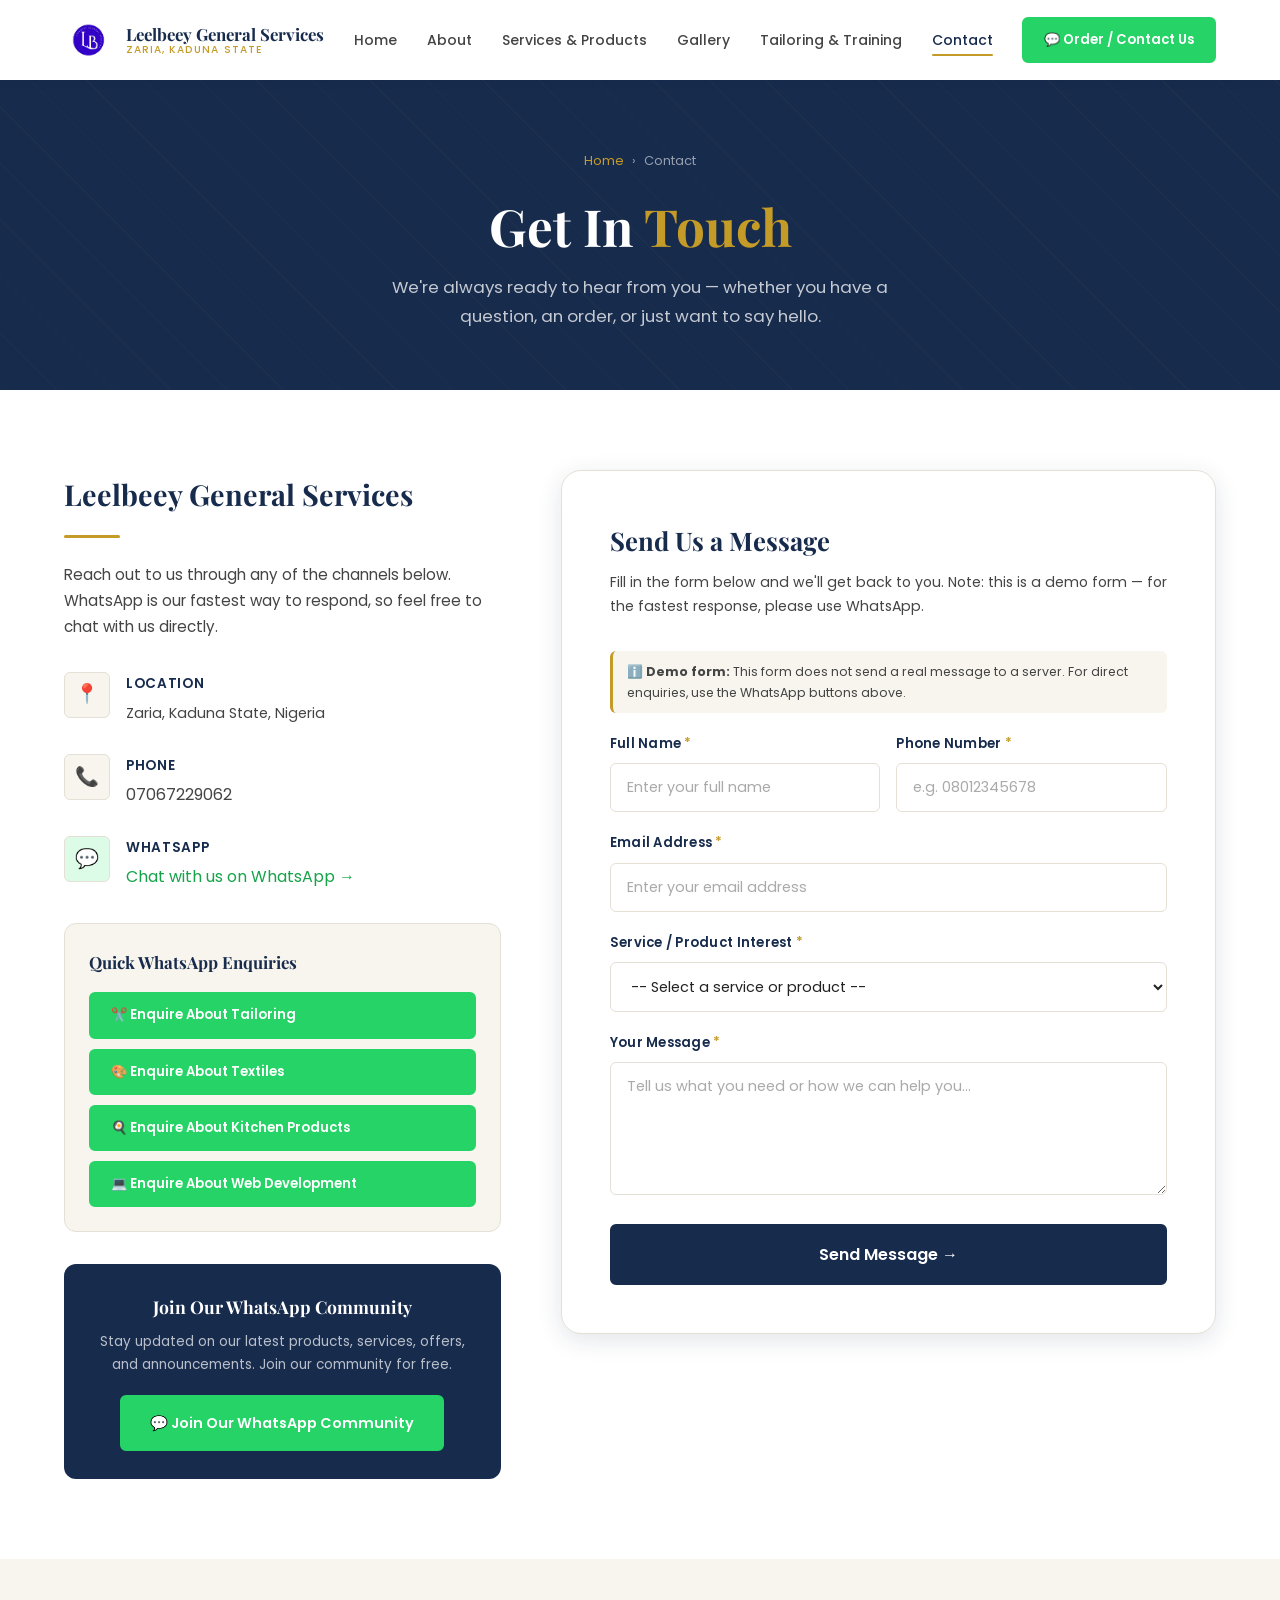
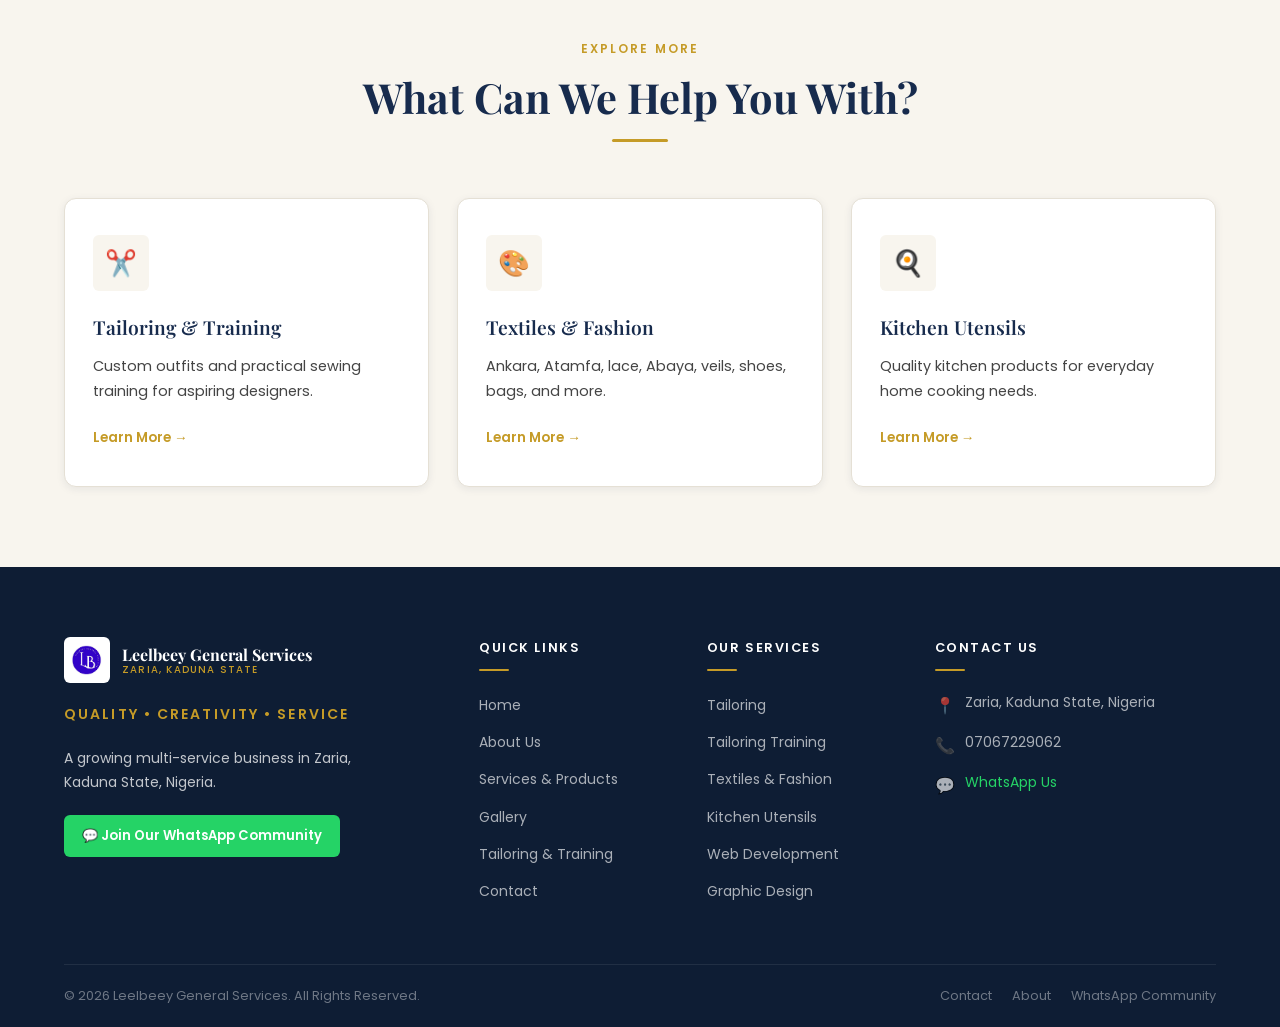
<file: contact.html>
<!DOCTYPE html>
<html lang="en">
<head>
  <meta charset="UTF-8" />
  <meta name="viewport" content="width=device-width, initial-scale=1.0" />
  <title>Contact Us | Leelbeey General Services — Zaria, Kaduna State</title>
  <meta name="description" content="Contact Leelbeey General Services in Zaria, Kaduna State. Reach us by phone, WhatsApp, or fill in our contact form. Join our WhatsApp community for updates." />
  <link rel="icon" type="image/jpeg" href="images/logo/logo.jpg" />
  <link rel="preconnect" href="https://fonts.googleapis.com" />
  <link rel="preconnect" href="https://fonts.gstatic.com" crossorigin />
  <link href="https://fonts.googleapis.com/css2?family=Playfair+Display:ital,wght@0,400;0,600;0,700;1,400&family=Poppins:wght@300;400;500;600;700&display=swap" rel="stylesheet" />
  <link rel="stylesheet" href="css/style.css" />
</head>
<body>

  <!-- ===== NAVIGATION ===== -->
  <nav class="navbar" role="navigation" aria-label="Main navigation">
    <div class="navbar-inner">
      <a href="index.html" class="navbar-logo" aria-label="Leelbeey General Services Home">
        <img src="images/logo/logo.jpg" alt="Leelbeey General Services Logo" />
        <div class="navbar-logo-text">Leelbeey General Services<span>Zaria, Kaduna State</span></div>
      </a>
      <ul class="navbar-nav" role="list">
        <li><a href="index.html">Home</a></li>
        <li><a href="about.html">About</a></li>
        <li><a href="services.html">Services &amp; Products</a></li>
        <li><a href="gallery.html">Gallery</a></li>
        <li><a href="tailoring.html">Tailoring &amp; Training</a></li>
        <li><a href="contact.html" class="active">Contact</a></li>
      </ul>
      <div class="navbar-cta">
        <a href="https://wa.me/2347067229062?text=Hello%20Leelbeey%20General%20Services%2C%20I%20would%20like%20to%20make%20an%20enquiry." class="btn btn-whatsapp btn-sm" target="_blank" rel="noopener noreferrer">💬 Order / Contact Us</a>
      </div>
      <button class="hamburger" id="hamburger" aria-label="Toggle navigation menu" aria-expanded="false" aria-controls="mobileNav">
        <span></span><span></span><span></span>
      </button>
    </div>
  </nav>

  <div class="mobile-nav" id="mobileNav" role="dialog" aria-label="Mobile navigation">
    <a href="index.html">Home</a>
    <a href="about.html">About</a>
    <a href="services.html">Services &amp; Products</a>
    <a href="gallery.html">Gallery</a>
    <a href="tailoring.html">Tailoring &amp; Training</a>
    <a href="contact.html" class="active">Contact</a>
    <div class="mobile-cta">
      <a href="https://wa.me/2347067229062?text=Hello%20Leelbeey%20General%20Services%2C%20I%20would%20like%20to%20make%20an%20enquiry." class="btn btn-whatsapp" target="_blank" rel="noopener noreferrer">💬 Chat on WhatsApp</a>
      <a href="contact.html" class="btn btn-outline">Contact Form</a>
    </div>
  </div>

  <main>

    <!-- ===== PAGE HERO ===== -->
    <header class="page-hero" aria-labelledby="pageHeroTitle">
      <div class="container">
        <nav class="breadcrumb" aria-label="Breadcrumb">
          <a href="index.html">Home</a><span aria-hidden="true">›</span><span aria-current="page">Contact</span>
        </nav>
        <h1 class="page-hero-title" id="pageHeroTitle">Get In <span>Touch</span></h1>
        <p class="page-hero-subtitle">We're always ready to hear from you — whether you have a question, an order, or just want to say hello.</p>
      </div>
    </header>

    <!-- ===== CONTACT SECTION ===== -->
    <section class="section" aria-labelledby="contactHeading">
      <div class="container">
        <h2 id="contactHeading" class="sr-only">Contact Information and Form</h2>

        <div class="contact-layout">

          <!-- Left: Contact Info -->
          <div class="contact-info fade-in">
            <h2>Leelbeey General Services</h2>
            <div class="gold-divider"></div>
            <p style="font-size: 0.95rem; color: var(--charcoal-mid); margin-bottom: 32px;">
              Reach out to us through any of the channels below. WhatsApp is our fastest way to respond, so feel free to chat with us directly.
            </p>

            <div class="contact-info-item">
              <div class="contact-info-icon" aria-hidden="true">📍</div>
              <div class="contact-info-text">
                <strong>Location</strong>
                <span>Zaria, Kaduna State, Nigeria</span>
              </div>
            </div>

            <div class="contact-info-item">
              <div class="contact-info-icon" aria-hidden="true">📞</div>
              <div class="contact-info-text">
                <strong>Phone</strong>
                <a href="tel:+2347067229062" style="color: var(--charcoal-mid);">07067229062</a>
              </div>
            </div>

            <div class="contact-info-item">
              <div class="contact-info-icon" aria-hidden="true" style="background: #dcfce7;">💬</div>
              <div class="contact-info-text">
                <strong>WhatsApp</strong>
                <a href="https://wa.me/2347067229062" target="_blank" rel="noopener noreferrer" style="color: #16a34a;">Chat with us on WhatsApp →</a>
              </div>
            </div>

            <!-- Quick WhatsApp Links -->
            <div style="margin-top: 32px; padding: 24px; background: var(--cream); border-radius: var(--radius-md); border: 1px solid var(--border);">
              <h3 style="font-family: var(--font-heading); font-size: 1.05rem; color: var(--navy); margin-bottom: 16px;">Quick WhatsApp Enquiries</h3>
              <div style="display: flex; flex-direction: column; gap: 10px;">
                <a href="https://wa.me/2347067229062?text=Hello%20Leelbeey%20General%20Services%2C%20I%20would%20like%20to%20enquire%20about%20tailoring%20services." class="btn btn-whatsapp btn-sm" target="_blank" rel="noopener noreferrer" style="justify-content: flex-start;">✂️ Enquire About Tailoring</a>
                <a href="https://wa.me/2347067229062?text=Hello%20Leelbeey%20General%20Services%2C%20I%20would%20like%20to%20enquire%20about%20your%20available%20textiles%20and%20fashion%20products." class="btn btn-whatsapp btn-sm" target="_blank" rel="noopener noreferrer" style="justify-content: flex-start;">🎨 Enquire About Textiles</a>
                <a href="https://wa.me/2347067229062?text=Hello%20Leelbeey%20General%20Services%2C%20I%20would%20like%20to%20enquire%20about%20your%20kitchen%20utensils." class="btn btn-whatsapp btn-sm" target="_blank" rel="noopener noreferrer" style="justify-content: flex-start;">🍳 Enquire About Kitchen Products</a>
                <a href="https://wa.me/2347067229062?text=Hello%20Leelbeey%20General%20Services%2C%20I%20would%20like%20to%20enquire%20about%20your%20web%20development%20services." class="btn btn-whatsapp btn-sm" target="_blank" rel="noopener noreferrer" style="justify-content: flex-start;">💻 Enquire About Web Development</a>
              </div>
            </div>

            <!-- WhatsApp Community Box -->
            <div class="whatsapp-community-box">
              <h3>Join Our WhatsApp Community</h3>
              <p>Stay updated on our latest products, services, offers, and announcements. Join our community for free.</p>
              <a href="https://chat.whatsapp.com/KCjk399kIYrIl4DM6dcDXU" class="btn btn-whatsapp" target="_blank" rel="noopener noreferrer" style="display: inline-flex;">
                💬 Join Our WhatsApp Community
              </a>
            </div>

          </div>

          <!-- Right: Contact Form -->
          <div class="contact-form-wrap fade-in fade-in-delay-2">
            <h2>Send Us a Message</h2>
            <p>Fill in the form below and we'll get back to you. Note: this is a demo form — for the fastest response, please use WhatsApp.</p>

            <div class="form-demo-note" role="note">
              ℹ️ <strong>Demo form:</strong> This form does not send a real message to a server. For direct enquiries, use the WhatsApp buttons above.
            </div>

            <form id="contactForm" novalidate aria-label="Contact form">
              <div class="form-row">
                <div class="form-group">
                  <label for="fullName">Full Name <span class="required" aria-hidden="true">*</span></label>
                  <input type="text" id="fullName" name="fullName" class="form-control" placeholder="Enter your full name" autocomplete="name" required aria-required="true" />
                  <span class="form-error" id="fullNameError" role="alert"></span>
                </div>
                <div class="form-group">
                  <label for="phone">Phone Number <span class="required" aria-hidden="true">*</span></label>
                  <input type="tel" id="phone" name="phone" class="form-control" placeholder="e.g. 08012345678" autocomplete="tel" required aria-required="true" />
                  <span class="form-error" id="phoneError" role="alert"></span>
                </div>
              </div>

              <div class="form-group">
                <label for="email">Email Address <span class="required" aria-hidden="true">*</span></label>
                <input type="email" id="email" name="email" class="form-control" placeholder="Enter your email address" autocomplete="email" required aria-required="true" />
                <span class="form-error" id="emailError" role="alert"></span>
              </div>

              <div class="form-group">
                <label for="service">Service / Product Interest <span class="required" aria-hidden="true">*</span></label>
                <select id="service" name="service" class="form-control" required aria-required="true">
                  <option value="">-- Select a service or product --</option>
                  <option value="tailoring">Tailoring &amp; Fashion Design</option>
                  <option value="training">Tailoring Training</option>
                  <option value="textiles">Textiles &amp; Fashion Products</option>
                  <option value="kitchen">Kitchen Utensils</option>
                  <option value="webdev">Web Development</option>
                  <option value="design">Graphic Design</option>
                  <option value="other">Other / General Enquiry</option>
                </select>
                <span class="form-error" id="serviceError" role="alert"></span>
              </div>

              <div class="form-group">
                <label for="message">Your Message <span class="required" aria-hidden="true">*</span></label>
                <textarea id="message" name="message" class="form-control" placeholder="Tell us what you need or how we can help you..." rows="5" required aria-required="true"></textarea>
                <span class="form-error" id="messageError" role="alert"></span>
              </div>

              <button type="submit" class="btn btn-primary" style="width: 100%; justify-content: center; font-size: 1rem; padding: 16px;">
                Send Message →
              </button>
            </form>

            <!-- Success Message -->
            <div class="success-message" id="successMessage" role="status" aria-live="polite">
              <div class="success-icon" aria-hidden="true">✅</div>
              <h3>Thank You for Your Message!</h3>
              <p>We appreciate you reaching out. Since this is a demo form, your message has not been sent to a server. For the fastest response, please contact us directly on WhatsApp.</p>
              <br>
              <a href="https://wa.me/2347067229062?text=Hello%20Leelbeey%20General%20Services%2C%20I%20would%20like%20to%20make%20an%20enquiry." class="btn btn-whatsapp" target="_blank" rel="noopener noreferrer" style="margin: 0 auto;">💬 Chat on WhatsApp Now</a>
            </div>
          </div>

        </div>
      </div>
    </section>

    <!-- ===== SERVICES REMINDER ===== -->
    <section class="section section-cream" aria-labelledby="servicesReminderHeading">
      <div class="container">
        <div class="section-header">
          <span class="section-label">Explore More</span>
          <h2 class="section-title" id="servicesReminderHeading">What Can We Help You With?</h2>
          <div class="gold-divider center"></div>
        </div>
        <div class="services-grid">
          <article class="service-card">
            <div class="service-icon" aria-hidden="true">✂️</div>
            <h3>Tailoring &amp; Training</h3>
            <p>Custom outfits and practical sewing training for aspiring designers.</p>
            <a href="tailoring.html" class="link-arrow">Learn More →</a>
          </article>
          <article class="service-card">
            <div class="service-icon" aria-hidden="true">🎨</div>
            <h3>Textiles &amp; Fashion</h3>
            <p>Ankara, Atamfa, lace, Abaya, veils, shoes, bags, and more.</p>
            <a href="services.html#textiles" class="link-arrow">Learn More →</a>
          </article>
          <article class="service-card">
            <div class="service-icon" aria-hidden="true">🍳</div>
            <h3>Kitchen Utensils</h3>
            <p>Quality kitchen products for everyday home cooking needs.</p>
            <a href="services.html#kitchen" class="link-arrow">Learn More →</a>
          </article>
        </div>
      </div>
    </section>

  </main>

  <!-- ===== FOOTER ===== -->
  <footer class="footer" role="contentinfo">
    <div class="container">
      <div class="footer-grid">
        <div class="footer-brand">
          <div class="footer-logo">
            <img src="images/logo/logo.jpg" alt="Leelbeey General Services Logo" />
            <div class="footer-logo-text">Leelbeey General Services<span>Zaria, Kaduna State</span></div>
          </div>
          <p class="footer-tagline">Quality • Creativity • Service</p>
          <p>A growing multi-service business in Zaria, Kaduna State, Nigeria.</p>
          <a href="https://chat.whatsapp.com/KCjk399kIYrIl4DM6dcDXU" class="footer-whatsapp" target="_blank" rel="noopener noreferrer">💬 Join Our WhatsApp Community</a>
        </div>
        <div class="footer-col">
          <h4>Quick Links</h4>
          <ul role="list">
            <li><a href="index.html">Home</a></li>
            <li><a href="about.html">About Us</a></li>
            <li><a href="services.html">Services &amp; Products</a></li>
            <li><a href="gallery.html">Gallery</a></li>
            <li><a href="tailoring.html">Tailoring &amp; Training</a></li>
            <li><a href="contact.html">Contact</a></li>
          </ul>
        </div>
        <div class="footer-col">
          <h4>Our Services</h4>
          <ul role="list">
            <li><a href="tailoring.html">Tailoring</a></li>
            <li><a href="tailoring.html#training">Tailoring Training</a></li>
            <li><a href="services.html#textiles">Textiles &amp; Fashion</a></li>
            <li><a href="services.html#kitchen">Kitchen Utensils</a></li>
            <li><a href="services.html#webdev">Web Development</a></li>
            <li><a href="services.html#design">Graphic Design</a></li>
          </ul>
        </div>
        <div class="footer-col">
          <h4>Contact Us</h4>
          <address style="font-style:normal;">
            <div class="footer-contact-item"><span class="icon" aria-hidden="true">📍</span><span>Zaria, Kaduna State, Nigeria</span></div>
            <div class="footer-contact-item"><span class="icon" aria-hidden="true">📞</span><a href="tel:+2347067229062" style="color: rgba(255,255,255,0.65);">07067229062</a></div>
            <div class="footer-contact-item"><span class="icon" aria-hidden="true">💬</span><a href="https://wa.me/2347067229062" target="_blank" rel="noopener noreferrer" style="color: #25D366;">WhatsApp Us</a></div>
          </address>
        </div>
      </div>
      <div class="footer-bottom">
        <p>© 2026 Leelbeey General Services. All Rights Reserved.</p>
        <div class="footer-bottom-links">
          <a href="contact.html">Contact</a>
          <a href="about.html">About</a>
          <a href="https://chat.whatsapp.com/KCjk399kIYrIl4DM6dcDXU" target="_blank" rel="noopener noreferrer">WhatsApp Community</a>
        </div>
      </div>
    </div>
  </footer>

  <script src="js/script.js"></script>
</body>
</html>
</file>
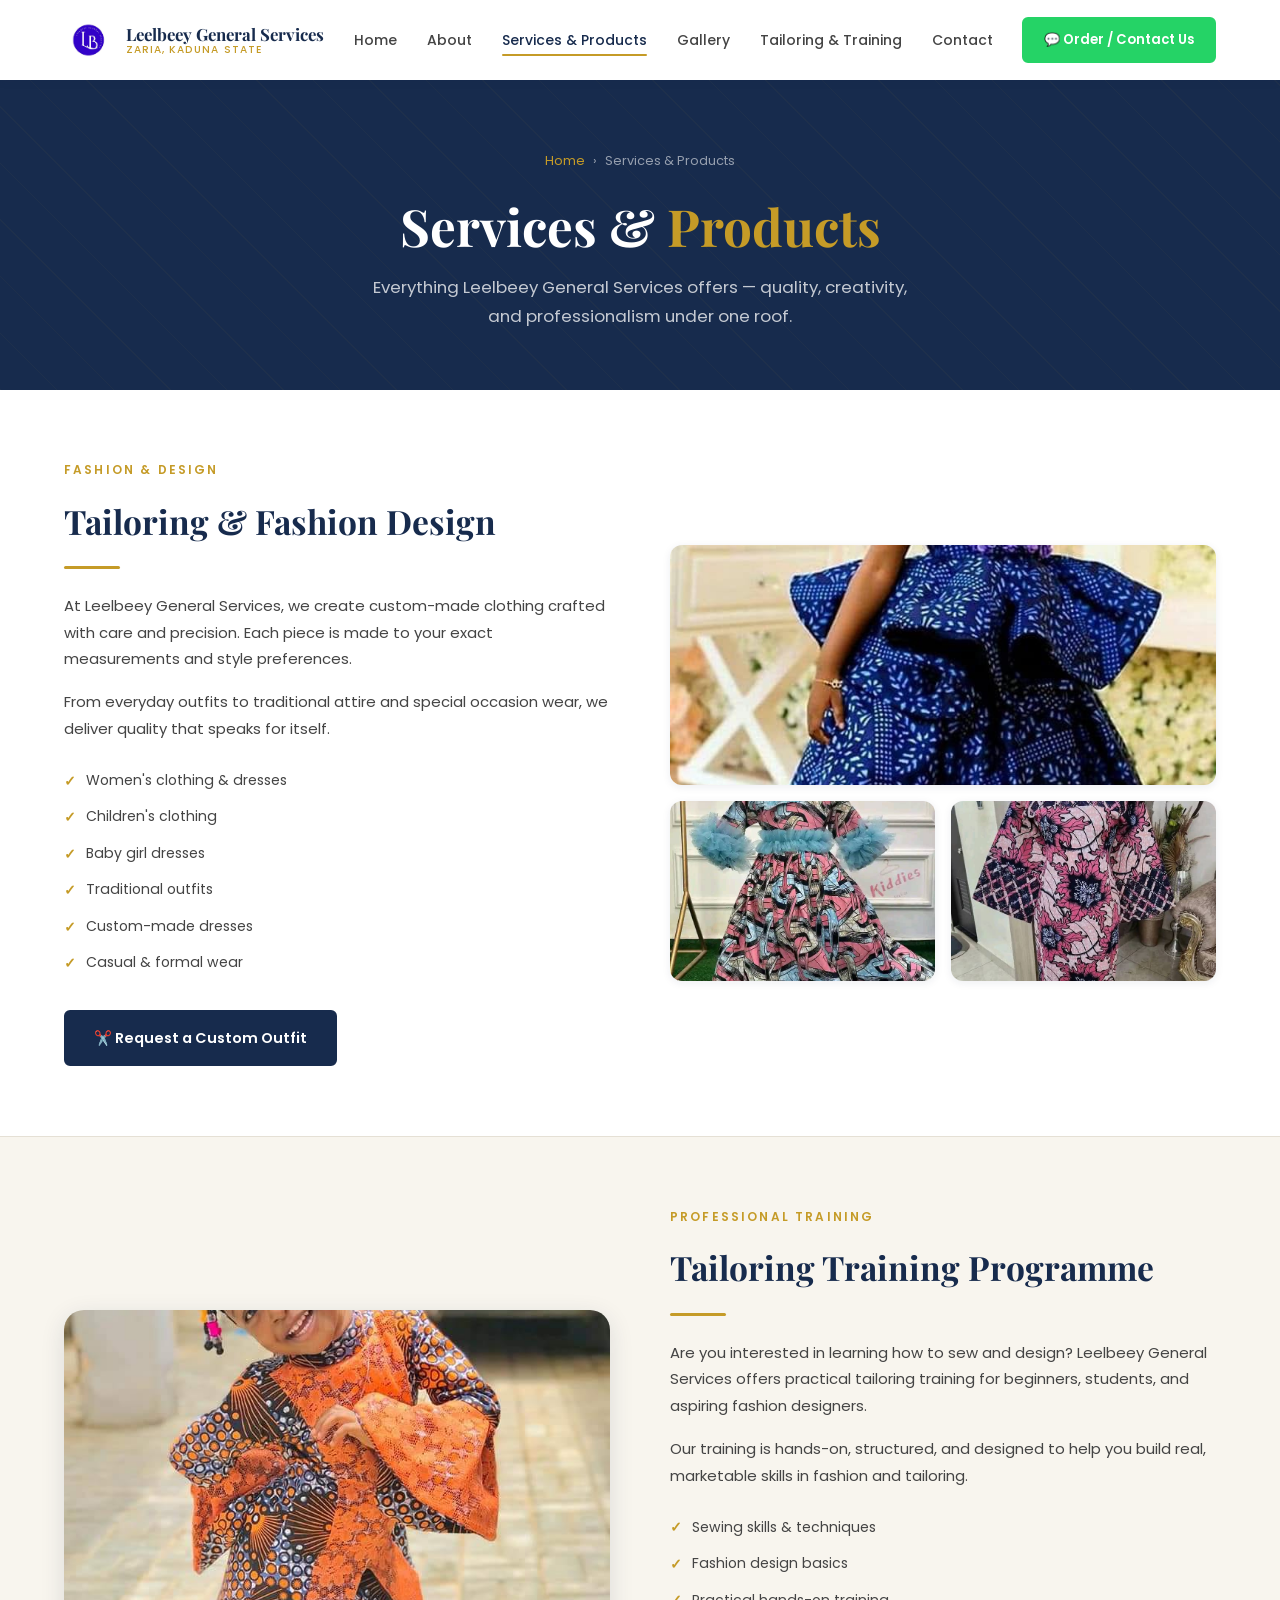
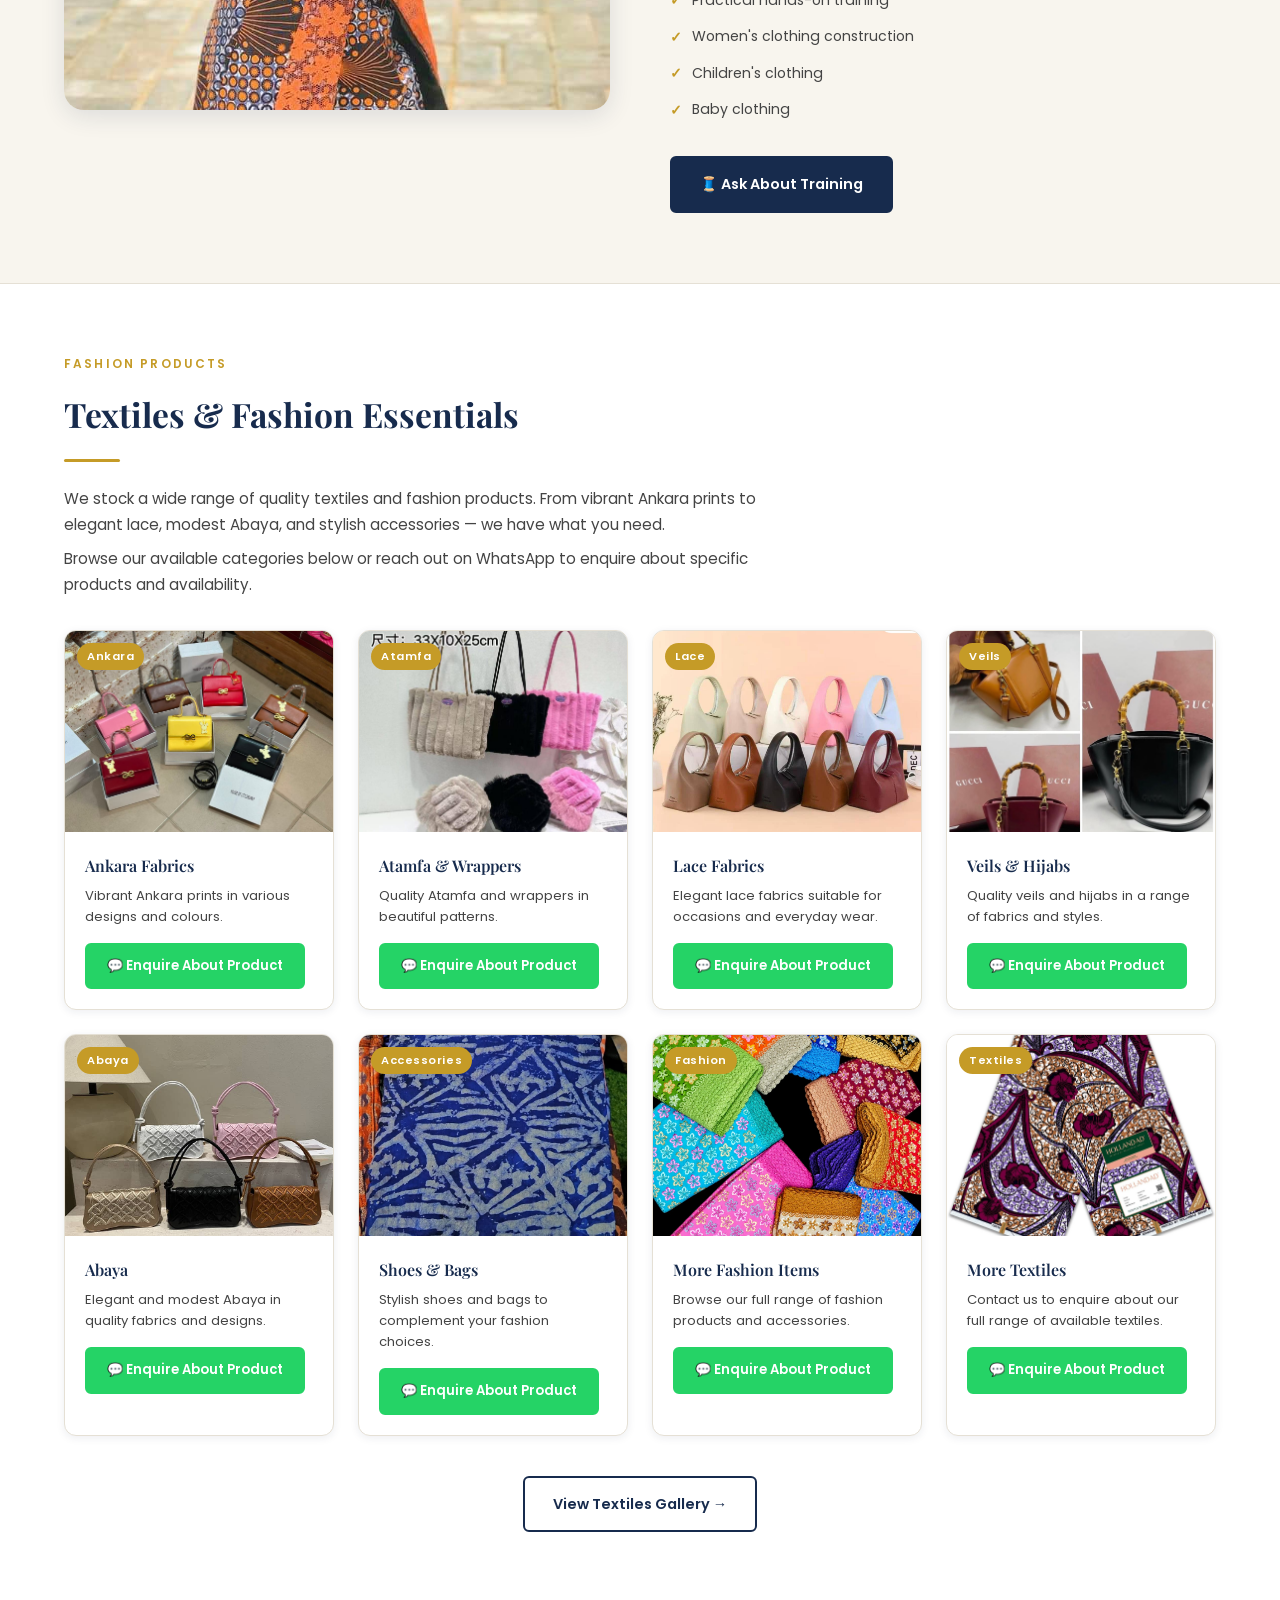
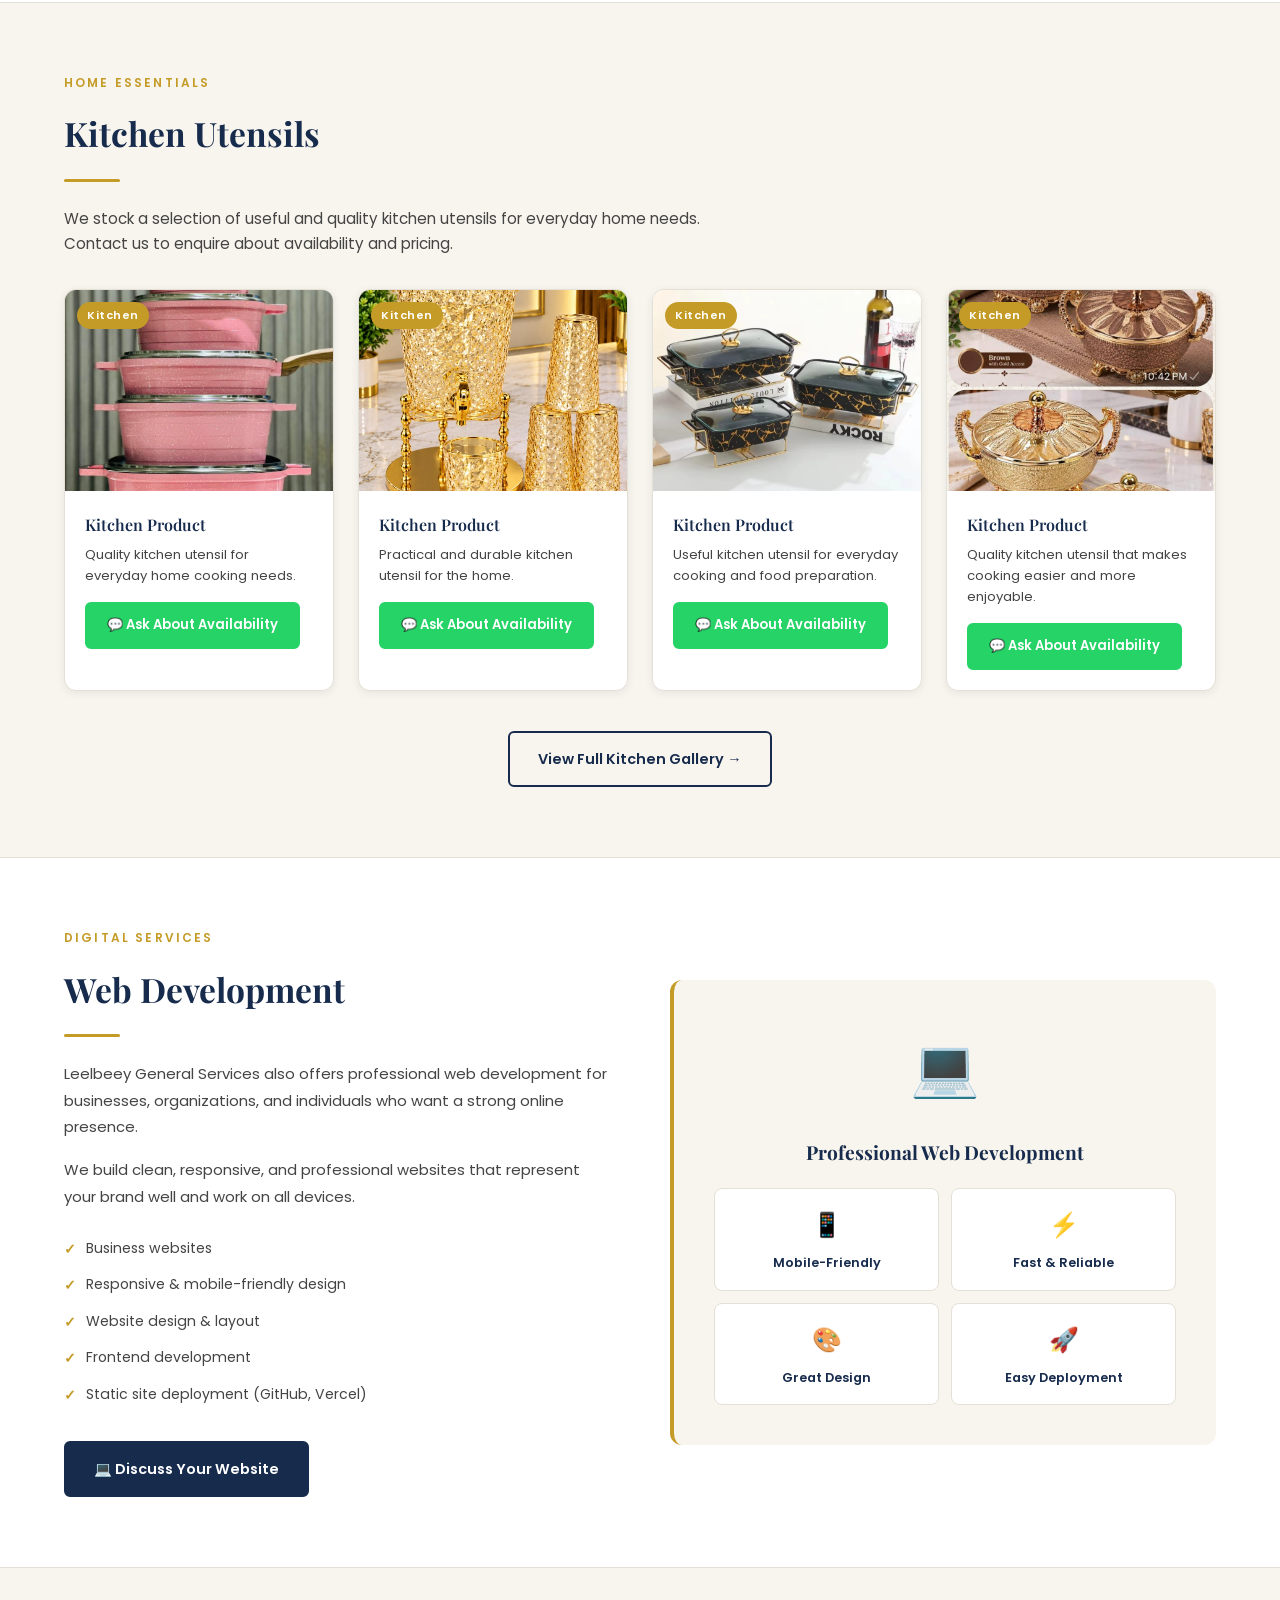
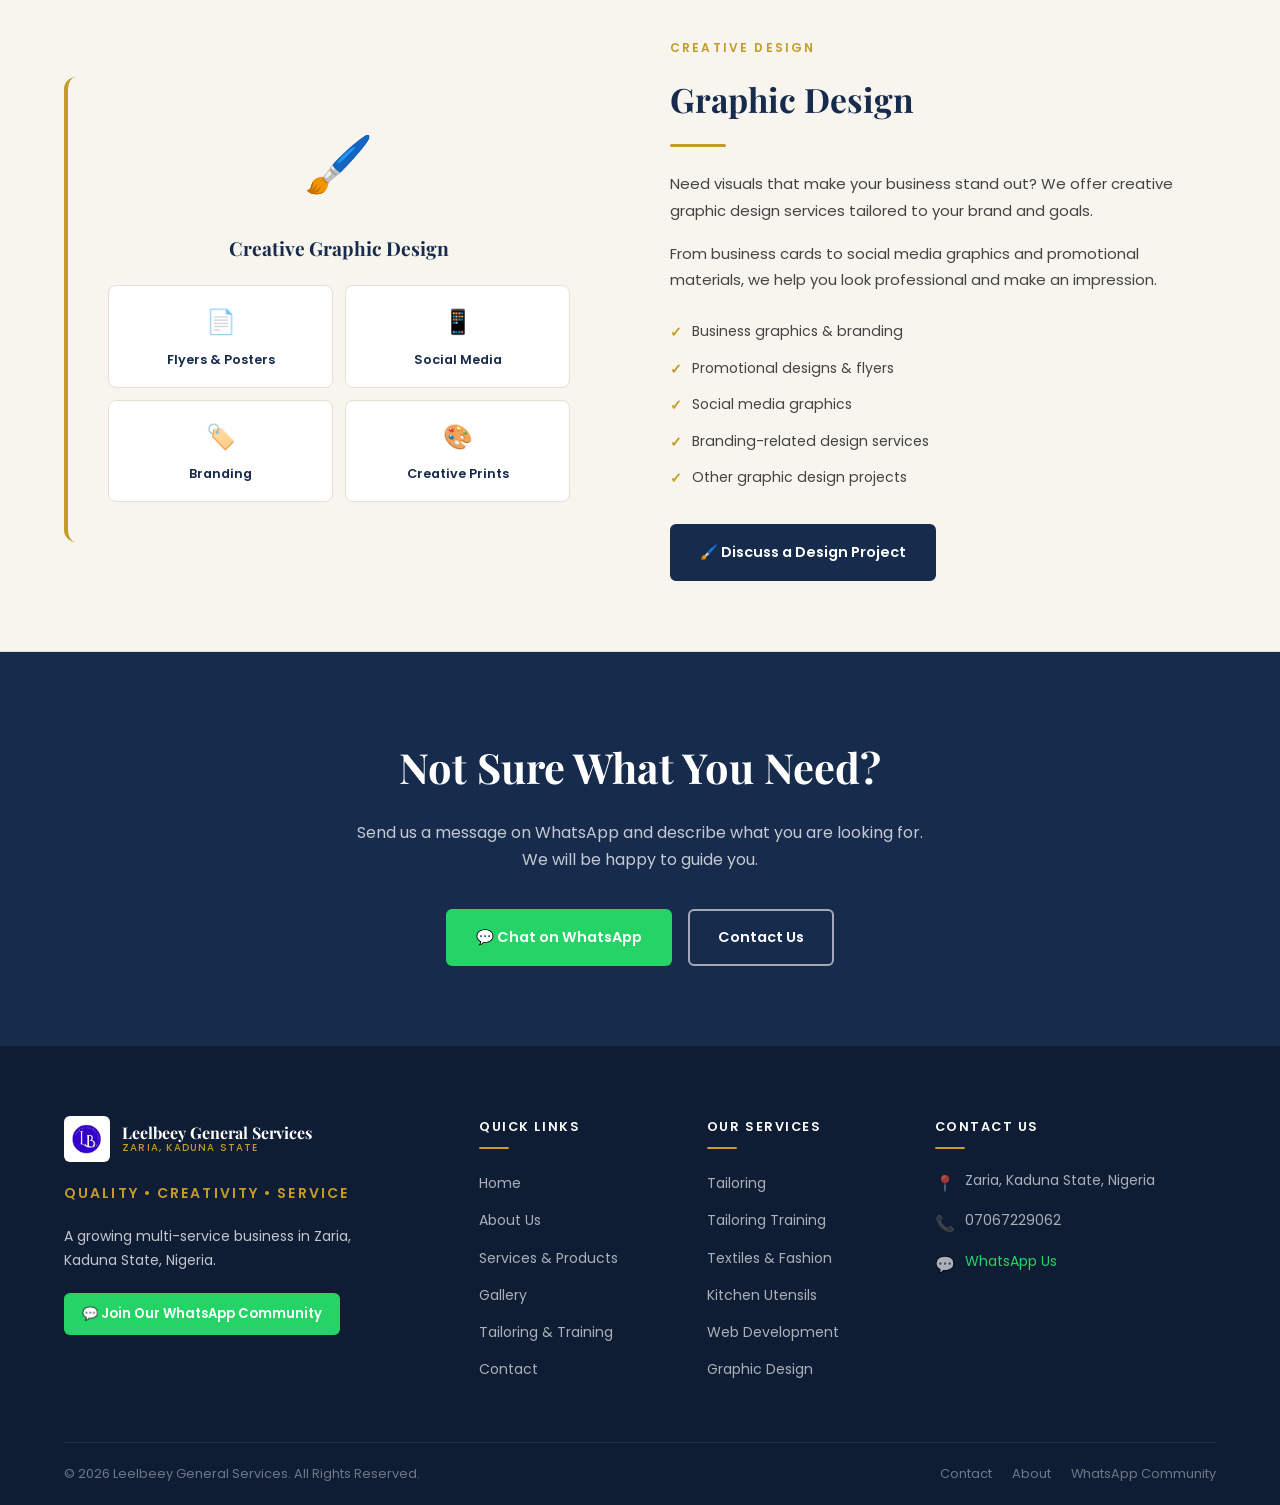
<file: services.html>
<!DOCTYPE html>
<html lang="en">
<head>
  <meta charset="UTF-8" />
  <meta name="viewport" content="width=device-width, initial-scale=1.0" />
  <title>Services &amp; Products | Leelbeey General Services — Tailoring, Textiles, Kitchen, Web Design</title>
  <meta name="description" content="Explore all services and products from Leelbeey General Services: custom tailoring, tailoring training, Ankara textiles, kitchen utensils, web development, and graphic design in Zaria, Kaduna State." />
  <link rel="icon" type="image/jpeg" href="images/logo/logo.jpg" />
  <link rel="preconnect" href="https://fonts.googleapis.com" />
  <link rel="preconnect" href="https://fonts.gstatic.com" crossorigin />
  <link href="https://fonts.googleapis.com/css2?family=Playfair+Display:ital,wght@0,400;0,600;0,700;1,400&family=Poppins:wght@300;400;500;600;700&display=swap" rel="stylesheet" />
  <link rel="stylesheet" href="css/style.css" />
</head>
<body>

  <!-- ===== NAVIGATION ===== -->
  <nav class="navbar" role="navigation" aria-label="Main navigation">
    <div class="navbar-inner">
      <a href="index.html" class="navbar-logo" aria-label="Leelbeey General Services Home">
        <img src="images/logo/logo.jpg" alt="Leelbeey General Services Logo" />
        <div class="navbar-logo-text">Leelbeey General Services<span>Zaria, Kaduna State</span></div>
      </a>
      <ul class="navbar-nav" role="list">
        <li><a href="index.html">Home</a></li>
        <li><a href="about.html">About</a></li>
        <li><a href="services.html" class="active">Services &amp; Products</a></li>
        <li><a href="gallery.html">Gallery</a></li>
        <li><a href="tailoring.html">Tailoring &amp; Training</a></li>
        <li><a href="contact.html">Contact</a></li>
      </ul>
      <div class="navbar-cta">
        <a href="https://wa.me/2347067229062?text=Hello%20Leelbeey%20General%20Services%2C%20I%20would%20like%20to%20make%20an%20enquiry." class="btn btn-whatsapp btn-sm" target="_blank" rel="noopener noreferrer">💬 Order / Contact Us</a>
      </div>
      <button class="hamburger" id="hamburger" aria-label="Toggle navigation menu" aria-expanded="false" aria-controls="mobileNav">
        <span></span><span></span><span></span>
      </button>
    </div>
  </nav>

  <div class="mobile-nav" id="mobileNav" role="dialog" aria-label="Mobile navigation">
    <a href="index.html">Home</a>
    <a href="about.html">About</a>
    <a href="services.html" class="active">Services &amp; Products</a>
    <a href="gallery.html">Gallery</a>
    <a href="tailoring.html">Tailoring &amp; Training</a>
    <a href="contact.html">Contact</a>
    <div class="mobile-cta">
      <a href="https://wa.me/2347067229062?text=Hello%20Leelbeey%20General%20Services%2C%20I%20would%20like%20to%20make%20an%20enquiry." class="btn btn-whatsapp" target="_blank" rel="noopener noreferrer">💬 Chat on WhatsApp</a>
      <a href="contact.html" class="btn btn-outline">Contact Us</a>
    </div>
  </div>

  <main>

    <!-- ===== PAGE HERO ===== -->
    <header class="page-hero" aria-labelledby="pageHeroTitle">
      <div class="container">
        <nav class="breadcrumb" aria-label="Breadcrumb">
          <a href="index.html">Home</a><span aria-hidden="true">›</span><span aria-current="page">Services &amp; Products</span>
        </nav>
        <h1 class="page-hero-title" id="pageHeroTitle">Services &amp; <span>Products</span></h1>
        <p class="page-hero-subtitle">Everything Leelbeey General Services offers — quality, creativity, and professionalism under one roof.</p>
      </div>
    </header>

    <!-- ===== A. TAILORING ===== -->
    <section class="service-section" id="tailoring" aria-labelledby="tailoringHeading">
      <div class="container">
        <div class="service-section-layout">
          <div class="service-section-content fade-in">
            <span class="section-label">Fashion &amp; Design</span>
            <h2 id="tailoringHeading">Tailoring &amp; Fashion Design</h2>
            <div class="gold-divider"></div>
            <p>At Leelbeey General Services, we create custom-made clothing crafted with care and precision. Each piece is made to your exact measurements and style preferences.</p>
            <p>From everyday outfits to traditional attire and special occasion wear, we deliver quality that speaks for itself.</p>
            <ul class="service-features" role="list">
              <li>Women's clothing &amp; dresses</li>
              <li>Children's clothing</li>
              <li>Baby girl dresses</li>
              <li>Traditional outfits</li>
              <li>Custom-made dresses</li>
              <li>Casual &amp; formal wear</li>
            </ul>
            <a href="https://wa.me/2347067229062?text=Hello%20Leelbeey%20General%20Services%2C%20I%20would%20like%20to%20request%20a%20custom%20outfit." class="btn btn-primary" target="_blank" rel="noopener noreferrer">✂️ Request a Custom Outfit</a>
          </div>
          <div class="service-section-images fade-in fade-in-delay-2">
            <img src="images/tailoring/tailoring-04.jpg" alt="Custom tailored outfit by Leelbeey General Services" loading="lazy" />
            <img src="images/tailoring/tailoring-05.jpg" alt="Women's fashion design by Leelbeey" loading="lazy" />
            <img src="images/tailoring/tailoring-06.jpg" alt="Children's tailored clothing by Leelbeey" loading="lazy" />
          </div>
        </div>
      </div>
    </section>

    <!-- ===== B. TRAINING ===== -->
    <section class="service-section section-cream" id="training" aria-labelledby="trainingHeading">
      <div class="container">
        <div class="service-section-layout reverse">
          <div class="service-section-content fade-in">
            <span class="section-label">Professional Training</span>
            <h2 id="trainingHeading">Tailoring Training Programme</h2>
            <div class="gold-divider"></div>
            <p>Are you interested in learning how to sew and design? Leelbeey General Services offers practical tailoring training for beginners, students, and aspiring fashion designers.</p>
            <p>Our training is hands-on, structured, and designed to help you build real, marketable skills in fashion and tailoring.</p>
            <ul class="service-features" role="list">
              <li>Sewing skills &amp; techniques</li>
              <li>Fashion design basics</li>
              <li>Practical hands-on training</li>
              <li>Women's clothing construction</li>
              <li>Children's clothing</li>
              <li>Baby clothing</li>
            </ul>
            <a href="https://wa.me/2347067229062?text=Hello%20Leelbeey%20General%20Services%2C%20I%20would%20like%20to%20enquire%20about%20your%20tailoring%20training%20programme." class="btn btn-primary" target="_blank" rel="noopener noreferrer">🧵 Ask About Training</a>
          </div>
          <div class="service-single-image fade-in fade-in-delay-2">
            <img src="images/tailoring/tailoring-07.jpg" alt="Tailoring training at Leelbeey General Services" loading="lazy" />
          </div>
        </div>
      </div>
    </section>

    <!-- ===== C. TEXTILES ===== -->
    <section class="service-section" id="textiles" aria-labelledby="textilesHeading">
      <div class="container">
        <span class="section-label">Fashion Products</span>
        <h2 id="textilesHeading" style="font-family: var(--font-heading); font-size: clamp(1.5rem, 3vw, 2.1rem); color: var(--navy); margin-bottom: 8px;">Textiles &amp; Fashion Essentials</h2>
        <div class="gold-divider"></div>
        <p style="font-size: 0.95rem; color: var(--charcoal-mid); margin-bottom: 8px; max-width: 700px;">We stock a wide range of quality textiles and fashion products. From vibrant Ankara prints to elegant lace, modest Abaya, and stylish accessories — we have what you need.</p>
        <p style="font-size: 0.95rem; color: var(--charcoal-mid); margin-bottom: 32px; max-width: 700px;">Browse our available categories below or reach out on WhatsApp to enquire about specific products and availability.</p>

        <div class="products-grid fade-in">
          <article class="product-card">
            <div class="product-card-img">
              <img src="images/textiles/textile-01.jpg" alt="Ankara fabric from Leelbeey General Services" loading="lazy" />
              <span class="product-card-badge">Ankara</span>
            </div>
            <div class="product-card-body">
              <h3>Ankara Fabrics</h3>
              <p>Vibrant Ankara prints in various designs and colours.</p>
              <a href="https://wa.me/2347067229062?text=Hello%20Leelbeey%20General%20Services%2C%20I%20would%20like%20to%20enquire%20about%20your%20Ankara%20fabrics." class="btn btn-whatsapp btn-sm" target="_blank" rel="noopener noreferrer">💬 Enquire About Product</a>
            </div>
          </article>

          <article class="product-card">
            <div class="product-card-img">
              <img src="images/textiles/textile-05.jpg" alt="Atamfa fabric from Leelbeey" loading="lazy" />
              <span class="product-card-badge">Atamfa</span>
            </div>
            <div class="product-card-body">
              <h3>Atamfa &amp; Wrappers</h3>
              <p>Quality Atamfa and wrappers in beautiful patterns.</p>
              <a href="https://wa.me/2347067229062?text=Hello%20Leelbeey%20General%20Services%2C%20I%20would%20like%20to%20enquire%20about%20your%20Atamfa%20and%20wrappers." class="btn btn-whatsapp btn-sm" target="_blank" rel="noopener noreferrer">💬 Enquire About Product</a>
            </div>
          </article>

          <article class="product-card">
            <div class="product-card-img">
              <img src="images/textiles/textile-08.jpg" alt="Lace fabric from Leelbeey General Services" loading="lazy" />
              <span class="product-card-badge">Lace</span>
            </div>
            <div class="product-card-body">
              <h3>Lace Fabrics</h3>
              <p>Elegant lace fabrics suitable for occasions and everyday wear.</p>
              <a href="https://wa.me/2347067229062?text=Hello%20Leelbeey%20General%20Services%2C%20I%20would%20like%20to%20enquire%20about%20your%20lace%20fabrics." class="btn btn-whatsapp btn-sm" target="_blank" rel="noopener noreferrer">💬 Enquire About Product</a>
            </div>
          </article>

          <article class="product-card">
            <div class="product-card-img">
              <img src="images/textiles/textile-12.jpg" alt="Veils from Leelbeey General Services" loading="lazy" />
              <span class="product-card-badge">Veils</span>
            </div>
            <div class="product-card-body">
              <h3>Veils &amp; Hijabs</h3>
              <p>Quality veils and hijabs in a range of fabrics and styles.</p>
              <a href="https://wa.me/2347067229062?text=Hello%20Leelbeey%20General%20Services%2C%20I%20would%20like%20to%20enquire%20about%20your%20veils." class="btn btn-whatsapp btn-sm" target="_blank" rel="noopener noreferrer">💬 Enquire About Product</a>
            </div>
          </article>

          <article class="product-card">
            <div class="product-card-img">
              <img src="images/textiles/textile-15.jpg" alt="Abaya from Leelbeey General Services" loading="lazy" />
              <span class="product-card-badge">Abaya</span>
            </div>
            <div class="product-card-body">
              <h3>Abaya</h3>
              <p>Elegant and modest Abaya in quality fabrics and designs.</p>
              <a href="https://wa.me/2347067229062?text=Hello%20Leelbeey%20General%20Services%2C%20I%20would%20like%20to%20enquire%20about%20your%20Abaya." class="btn btn-whatsapp btn-sm" target="_blank" rel="noopener noreferrer">💬 Enquire About Product</a>
            </div>
          </article>

          <article class="product-card">
            <div class="product-card-img">
              <img src="images/textiles/textile-20.jpg" alt="Shoes and bags from Leelbeey General Services" loading="lazy" />
              <span class="product-card-badge">Accessories</span>
            </div>
            <div class="product-card-body">
              <h3>Shoes &amp; Bags</h3>
              <p>Stylish shoes and bags to complement your fashion choices.</p>
              <a href="https://wa.me/2347067229062?text=Hello%20Leelbeey%20General%20Services%2C%20I%20would%20like%20to%20enquire%20about%20your%20shoes%20and%20bags." class="btn btn-whatsapp btn-sm" target="_blank" rel="noopener noreferrer">💬 Enquire About Product</a>
            </div>
          </article>

          <article class="product-card">
            <div class="product-card-img">
              <img src="images/textiles/textile-25.jpg" alt="Fashion products from Leelbeey" loading="lazy" />
              <span class="product-card-badge">Fashion</span>
            </div>
            <div class="product-card-body">
              <h3>More Fashion Items</h3>
              <p>Browse our full range of fashion products and accessories.</p>
              <a href="https://wa.me/2347067229062?text=Hello%20Leelbeey%20General%20Services%2C%20I%20would%20like%20to%20enquire%20about%20your%20available%20textiles%20and%20fashion%20products." class="btn btn-whatsapp btn-sm" target="_blank" rel="noopener noreferrer">💬 Enquire About Product</a>
            </div>
          </article>

          <article class="product-card">
            <div class="product-card-img">
              <img src="images/textiles/textile-30.jpg" alt="More textiles from Leelbeey General Services" loading="lazy" />
              <span class="product-card-badge">Textiles</span>
            </div>
            <div class="product-card-body">
              <h3>More Textiles</h3>
              <p>Contact us to enquire about our full range of available textiles.</p>
              <a href="https://wa.me/2347067229062?text=Hello%20Leelbeey%20General%20Services%2C%20I%20would%20like%20to%20enquire%20about%20your%20available%20textiles." class="btn btn-whatsapp btn-sm" target="_blank" rel="noopener noreferrer">💬 Enquire About Product</a>
            </div>
          </article>
        </div>

        <div style="text-align:center; margin-top: 40px;">
          <a href="gallery.html?filter=textiles" class="btn btn-outline">View Textiles Gallery →</a>
        </div>
      </div>
    </section>

    <!-- ===== D. KITCHEN UTENSILS ===== -->
    <section class="service-section section-cream" id="kitchen" aria-labelledby="kitchenHeading">
      <div class="container">
        <span class="section-label">Home Essentials</span>
        <h2 id="kitchenHeading" style="font-family: var(--font-heading); font-size: clamp(1.5rem, 3vw, 2.1rem); color: var(--navy); margin-bottom: 8px;">Kitchen Utensils</h2>
        <div class="gold-divider"></div>
        <p style="font-size: 0.95rem; color: var(--charcoal-mid); margin-bottom: 32px; max-width: 700px;">We stock a selection of useful and quality kitchen utensils for everyday home needs. Contact us to enquire about availability and pricing.</p>

        <div class="products-grid fade-in">
          <article class="product-card">
            <div class="product-card-img">
              <img src="images/kitchen/kitchen-01.jpg" alt="Kitchen utensil from Leelbeey General Services" loading="lazy" />
              <span class="product-card-badge">Kitchen</span>
            </div>
            <div class="product-card-body">
              <h3>Kitchen Product</h3>
              <p>Quality kitchen utensil for everyday home cooking needs.</p>
              <a href="https://wa.me/2347067229062?text=Hello%20Leelbeey%20General%20Services%2C%20I%20would%20like%20to%20enquire%20about%20your%20kitchen%20utensils." class="btn btn-whatsapp btn-sm" target="_blank" rel="noopener noreferrer">💬 Ask About Availability</a>
            </div>
          </article>

          <article class="product-card">
            <div class="product-card-img">
              <img src="images/kitchen/kitchen-05.jpg" alt="Kitchen utensil from Leelbeey General Services" loading="lazy" />
              <span class="product-card-badge">Kitchen</span>
            </div>
            <div class="product-card-body">
              <h3>Kitchen Product</h3>
              <p>Practical and durable kitchen utensil for the home.</p>
              <a href="https://wa.me/2347067229062?text=Hello%20Leelbeey%20General%20Services%2C%20I%20would%20like%20to%20enquire%20about%20your%20kitchen%20utensils." class="btn btn-whatsapp btn-sm" target="_blank" rel="noopener noreferrer">💬 Ask About Availability</a>
            </div>
          </article>

          <article class="product-card">
            <div class="product-card-img">
              <img src="images/kitchen/kitchen-10.jpg" alt="Kitchen utensil from Leelbeey General Services" loading="lazy" />
              <span class="product-card-badge">Kitchen</span>
            </div>
            <div class="product-card-body">
              <h3>Kitchen Product</h3>
              <p>Useful kitchen utensil for everyday cooking and food preparation.</p>
              <a href="https://wa.me/2347067229062?text=Hello%20Leelbeey%20General%20Services%2C%20I%20would%20like%20to%20enquire%20about%20your%20kitchen%20utensils." class="btn btn-whatsapp btn-sm" target="_blank" rel="noopener noreferrer">💬 Ask About Availability</a>
            </div>
          </article>

          <article class="product-card">
            <div class="product-card-img">
              <img src="images/kitchen/kitchen-15.jpg" alt="Kitchen product from Leelbeey General Services" loading="lazy" />
              <span class="product-card-badge">Kitchen</span>
            </div>
            <div class="product-card-body">
              <h3>Kitchen Product</h3>
              <p>Quality kitchen utensil that makes cooking easier and more enjoyable.</p>
              <a href="https://wa.me/2347067229062?text=Hello%20Leelbeey%20General%20Services%2C%20I%20would%20like%20to%20enquire%20about%20your%20kitchen%20utensils." class="btn btn-whatsapp btn-sm" target="_blank" rel="noopener noreferrer">💬 Ask About Availability</a>
            </div>
          </article>
        </div>

        <div style="text-align:center; margin-top: 40px;">
          <a href="gallery.html" class="btn btn-outline" onclick="sessionStorage.setItem('galleryFilter','kitchen'); return true;">View Full Kitchen Gallery →</a>
        </div>
      </div>
    </section>

    <!-- ===== E. WEB DEVELOPMENT ===== -->
    <section class="service-section" id="webdev" aria-labelledby="webdevHeading">
      <div class="container">
        <div class="service-section-layout">
          <div class="service-section-content fade-in">
            <span class="section-label">Digital Services</span>
            <h2 id="webdevHeading">Web Development</h2>
            <div class="gold-divider"></div>
            <p>Leelbeey General Services also offers professional web development for businesses, organizations, and individuals who want a strong online presence.</p>
            <p>We build clean, responsive, and professional websites that represent your brand well and work on all devices.</p>
            <ul class="service-features" role="list">
              <li>Business websites</li>
              <li>Responsive &amp; mobile-friendly design</li>
              <li>Website design &amp; layout</li>
              <li>Frontend development</li>
              <li>Static site deployment (GitHub, Vercel)</li>
            </ul>
            <a href="https://wa.me/2347067229062?text=Hello%20Leelbeey%20General%20Services%2C%20I%20would%20like%20to%20enquire%20about%20your%20web%20development%20services." class="btn btn-primary" target="_blank" rel="noopener noreferrer">💻 Discuss Your Website</a>
          </div>
          <div class="fade-in fade-in-delay-2">
            <div class="digital-service-card">
              <div style="font-size: 3.5rem; margin-bottom: 20px; text-align: center;" aria-hidden="true">💻</div>
              <h3 style="font-family: var(--font-heading); font-size: 1.2rem; color: var(--navy); margin-bottom: 14px; text-align: center;">Professional Web Development</h3>
              <div style="display: grid; grid-template-columns: 1fr 1fr; gap: 12px; margin-top: 20px;">
                <div style="background: var(--white); padding: 16px; border-radius: 8px; border: 1px solid var(--border); text-align: center;">
                  <div style="font-size: 1.5rem; margin-bottom: 6px;">📱</div>
                  <p style="font-size: 0.8rem; font-weight: 600; color: var(--navy);">Mobile-Friendly</p>
                </div>
                <div style="background: var(--white); padding: 16px; border-radius: 8px; border: 1px solid var(--border); text-align: center;">
                  <div style="font-size: 1.5rem; margin-bottom: 6px;">⚡</div>
                  <p style="font-size: 0.8rem; font-weight: 600; color: var(--navy);">Fast &amp; Reliable</p>
                </div>
                <div style="background: var(--white); padding: 16px; border-radius: 8px; border: 1px solid var(--border); text-align: center;">
                  <div style="font-size: 1.5rem; margin-bottom: 6px;">🎨</div>
                  <p style="font-size: 0.8rem; font-weight: 600; color: var(--navy);">Great Design</p>
                </div>
                <div style="background: var(--white); padding: 16px; border-radius: 8px; border: 1px solid var(--border); text-align: center;">
                  <div style="font-size: 1.5rem; margin-bottom: 6px;">🚀</div>
                  <p style="font-size: 0.8rem; font-weight: 600; color: var(--navy);">Easy Deployment</p>
                </div>
              </div>
            </div>
          </div>
        </div>
      </div>
    </section>

    <!-- ===== F. GRAPHIC DESIGN ===== -->
    <section class="service-section section-cream" id="design" aria-labelledby="designHeading">
      <div class="container">
        <div class="service-section-layout reverse">
          <div class="service-section-content fade-in">
            <span class="section-label">Creative Design</span>
            <h2 id="designHeading">Graphic Design</h2>
            <div class="gold-divider"></div>
            <p>Need visuals that make your business stand out? We offer creative graphic design services tailored to your brand and goals.</p>
            <p>From business cards to social media graphics and promotional materials, we help you look professional and make an impression.</p>
            <ul class="service-features" role="list">
              <li>Business graphics &amp; branding</li>
              <li>Promotional designs &amp; flyers</li>
              <li>Social media graphics</li>
              <li>Branding-related design services</li>
              <li>Other graphic design projects</li>
            </ul>
            <a href="https://wa.me/2347067229062?text=Hello%20Leelbeey%20General%20Services%2C%20I%20would%20like%20to%20enquire%20about%20your%20graphic%20design%20services." class="btn btn-primary" target="_blank" rel="noopener noreferrer">🖌️ Discuss a Design Project</a>
          </div>
          <div class="fade-in fade-in-delay-2">
            <div class="digital-service-card">
              <div style="font-size: 3.5rem; margin-bottom: 20px; text-align: center;" aria-hidden="true">🖌️</div>
              <h3 style="font-family: var(--font-heading); font-size: 1.2rem; color: var(--navy); margin-bottom: 14px; text-align: center;">Creative Graphic Design</h3>
              <div style="display: grid; grid-template-columns: 1fr 1fr; gap: 12px; margin-top: 20px;">
                <div style="background: var(--white); padding: 16px; border-radius: 8px; border: 1px solid var(--border); text-align: center;">
                  <div style="font-size: 1.5rem; margin-bottom: 6px;">📄</div>
                  <p style="font-size: 0.8rem; font-weight: 600; color: var(--navy);">Flyers &amp; Posters</p>
                </div>
                <div style="background: var(--white); padding: 16px; border-radius: 8px; border: 1px solid var(--border); text-align: center;">
                  <div style="font-size: 1.5rem; margin-bottom: 6px;">📱</div>
                  <p style="font-size: 0.8rem; font-weight: 600; color: var(--navy);">Social Media</p>
                </div>
                <div style="background: var(--white); padding: 16px; border-radius: 8px; border: 1px solid var(--border); text-align: center;">
                  <div style="font-size: 1.5rem; margin-bottom: 6px;">🏷️</div>
                  <p style="font-size: 0.8rem; font-weight: 600; color: var(--navy);">Branding</p>
                </div>
                <div style="background: var(--white); padding: 16px; border-radius: 8px; border: 1px solid var(--border); text-align: center;">
                  <div style="font-size: 1.5rem; margin-bottom: 6px;">🎨</div>
                  <p style="font-size: 0.8rem; font-weight: 600; color: var(--navy);">Creative Prints</p>
                </div>
              </div>
            </div>
          </div>
        </div>
      </div>
    </section>

    <!-- ===== SERVICES CTA ===== -->
    <section class="cta-band" aria-labelledby="servicesCtaHeading">
      <div class="container">
        <h2 id="servicesCtaHeading">Not Sure What You Need?</h2>
        <p>Send us a message on WhatsApp and describe what you are looking for. We will be happy to guide you.</p>
        <div class="cta-band-btns">
          <a href="https://wa.me/2347067229062?text=Hello%20Leelbeey%20General%20Services%2C%20I%20would%20like%20to%20make%20an%20enquiry." class="btn btn-whatsapp" target="_blank" rel="noopener noreferrer">💬 Chat on WhatsApp</a>
          <a href="contact.html" class="btn btn-outline-white">Contact Us</a>
        </div>
      </div>
    </section>

  </main>

  <!-- ===== FOOTER ===== -->
  <footer class="footer" role="contentinfo">
    <div class="container">
      <div class="footer-grid">
        <div class="footer-brand">
          <div class="footer-logo">
            <img src="images/logo/logo.jpg" alt="Leelbeey General Services Logo" />
            <div class="footer-logo-text">Leelbeey General Services<span>Zaria, Kaduna State</span></div>
          </div>
          <p class="footer-tagline">Quality • Creativity • Service</p>
          <p>A growing multi-service business in Zaria, Kaduna State, Nigeria.</p>
          <a href="https://chat.whatsapp.com/KCjk399kIYrIl4DM6dcDXU" class="footer-whatsapp" target="_blank" rel="noopener noreferrer">💬 Join Our WhatsApp Community</a>
        </div>
        <div class="footer-col">
          <h4>Quick Links</h4>
          <ul role="list">
            <li><a href="index.html">Home</a></li>
            <li><a href="about.html">About Us</a></li>
            <li><a href="services.html">Services &amp; Products</a></li>
            <li><a href="gallery.html">Gallery</a></li>
            <li><a href="tailoring.html">Tailoring &amp; Training</a></li>
            <li><a href="contact.html">Contact</a></li>
          </ul>
        </div>
        <div class="footer-col">
          <h4>Our Services</h4>
          <ul role="list">
            <li><a href="tailoring.html">Tailoring</a></li>
            <li><a href="tailoring.html#training">Tailoring Training</a></li>
            <li><a href="#textiles">Textiles &amp; Fashion</a></li>
            <li><a href="#kitchen">Kitchen Utensils</a></li>
            <li><a href="#webdev">Web Development</a></li>
            <li><a href="#design">Graphic Design</a></li>
          </ul>
        </div>
        <div class="footer-col">
          <h4>Contact Us</h4>
          <address style="font-style:normal;">
            <div class="footer-contact-item"><span class="icon" aria-hidden="true">📍</span><span>Zaria, Kaduna State, Nigeria</span></div>
            <div class="footer-contact-item"><span class="icon" aria-hidden="true">📞</span><a href="tel:+2347067229062" style="color: rgba(255,255,255,0.65);">07067229062</a></div>
            <div class="footer-contact-item"><span class="icon" aria-hidden="true">💬</span><a href="https://wa.me/2347067229062" target="_blank" rel="noopener noreferrer" style="color: #25D366;">WhatsApp Us</a></div>
          </address>
        </div>
      </div>
      <div class="footer-bottom">
        <p>© 2026 Leelbeey General Services. All Rights Reserved.</p>
        <div class="footer-bottom-links">
          <a href="contact.html">Contact</a>
          <a href="about.html">About</a>
          <a href="https://chat.whatsapp.com/KCjk399kIYrIl4DM6dcDXU" target="_blank" rel="noopener noreferrer">WhatsApp Community</a>
        </div>
      </div>
    </div>
  </footer>

  <script src="js/script.js"></script>
</body>
</html>
</file>
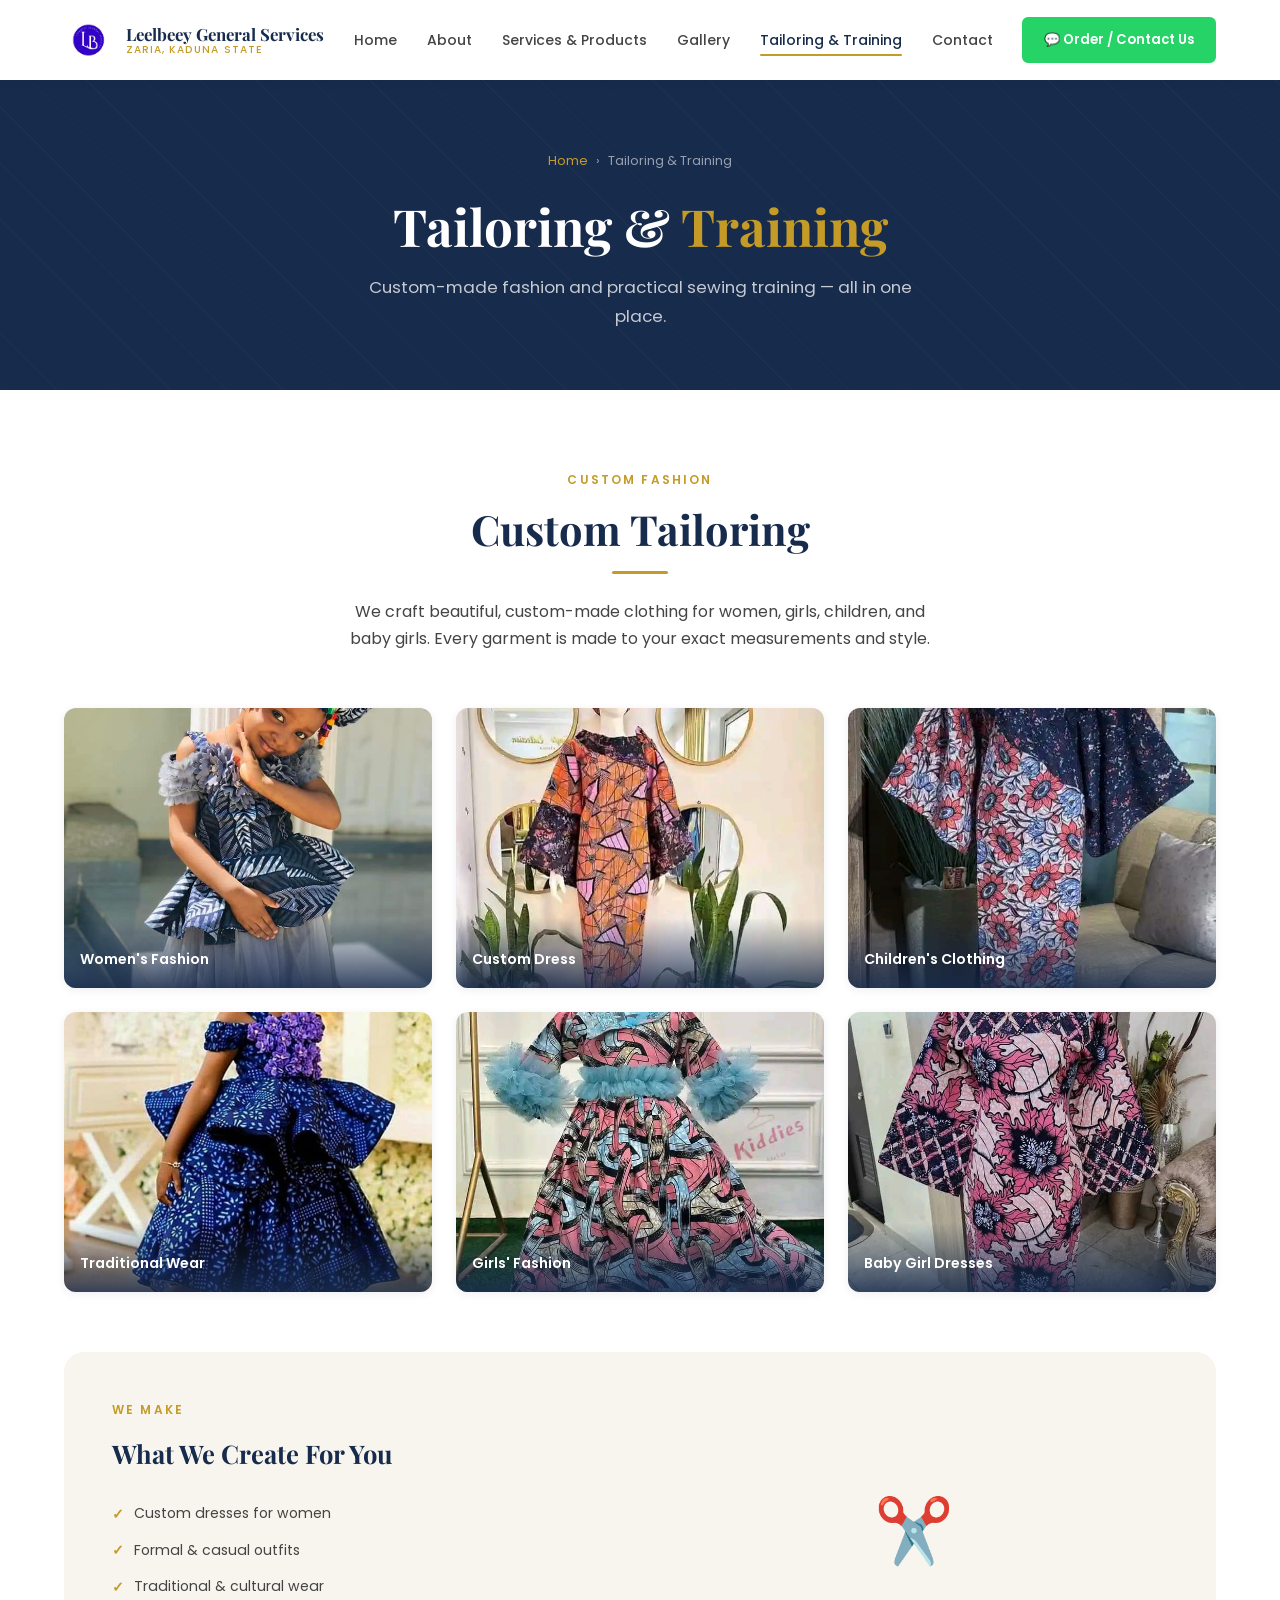
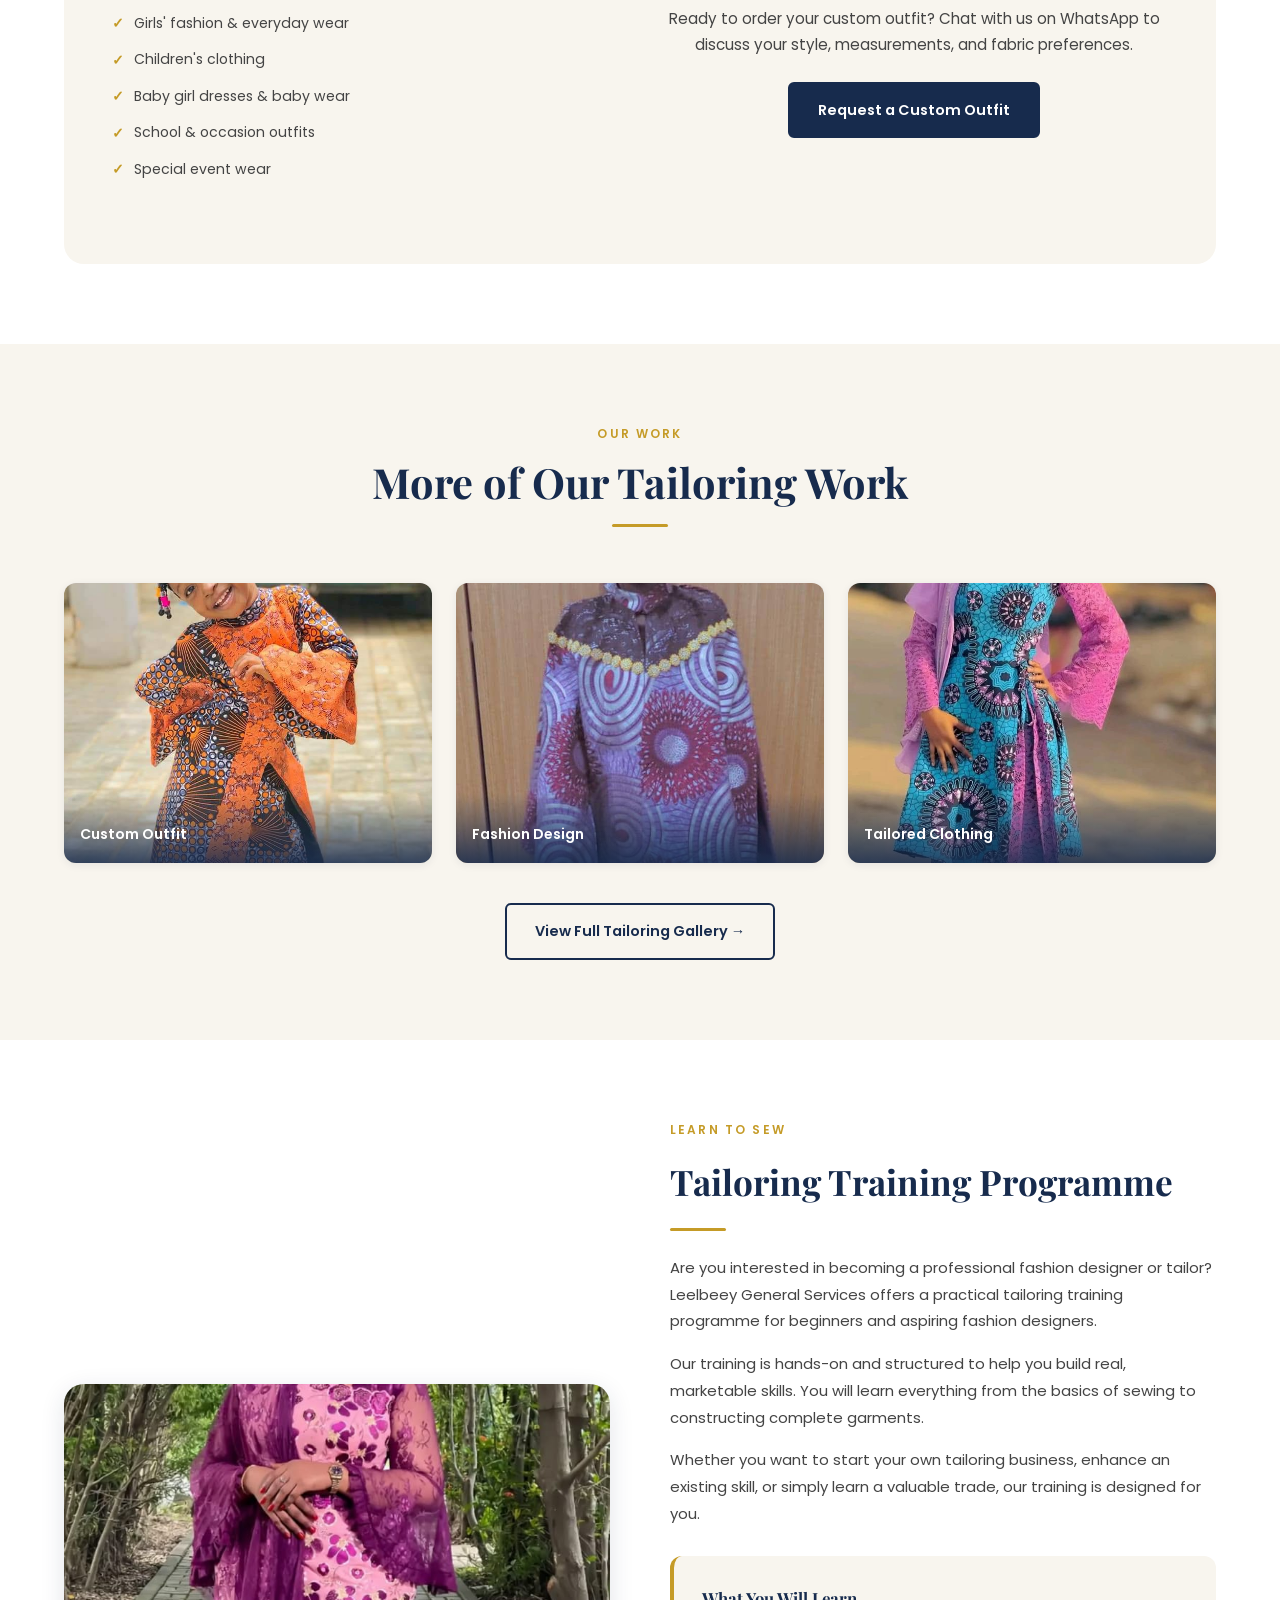
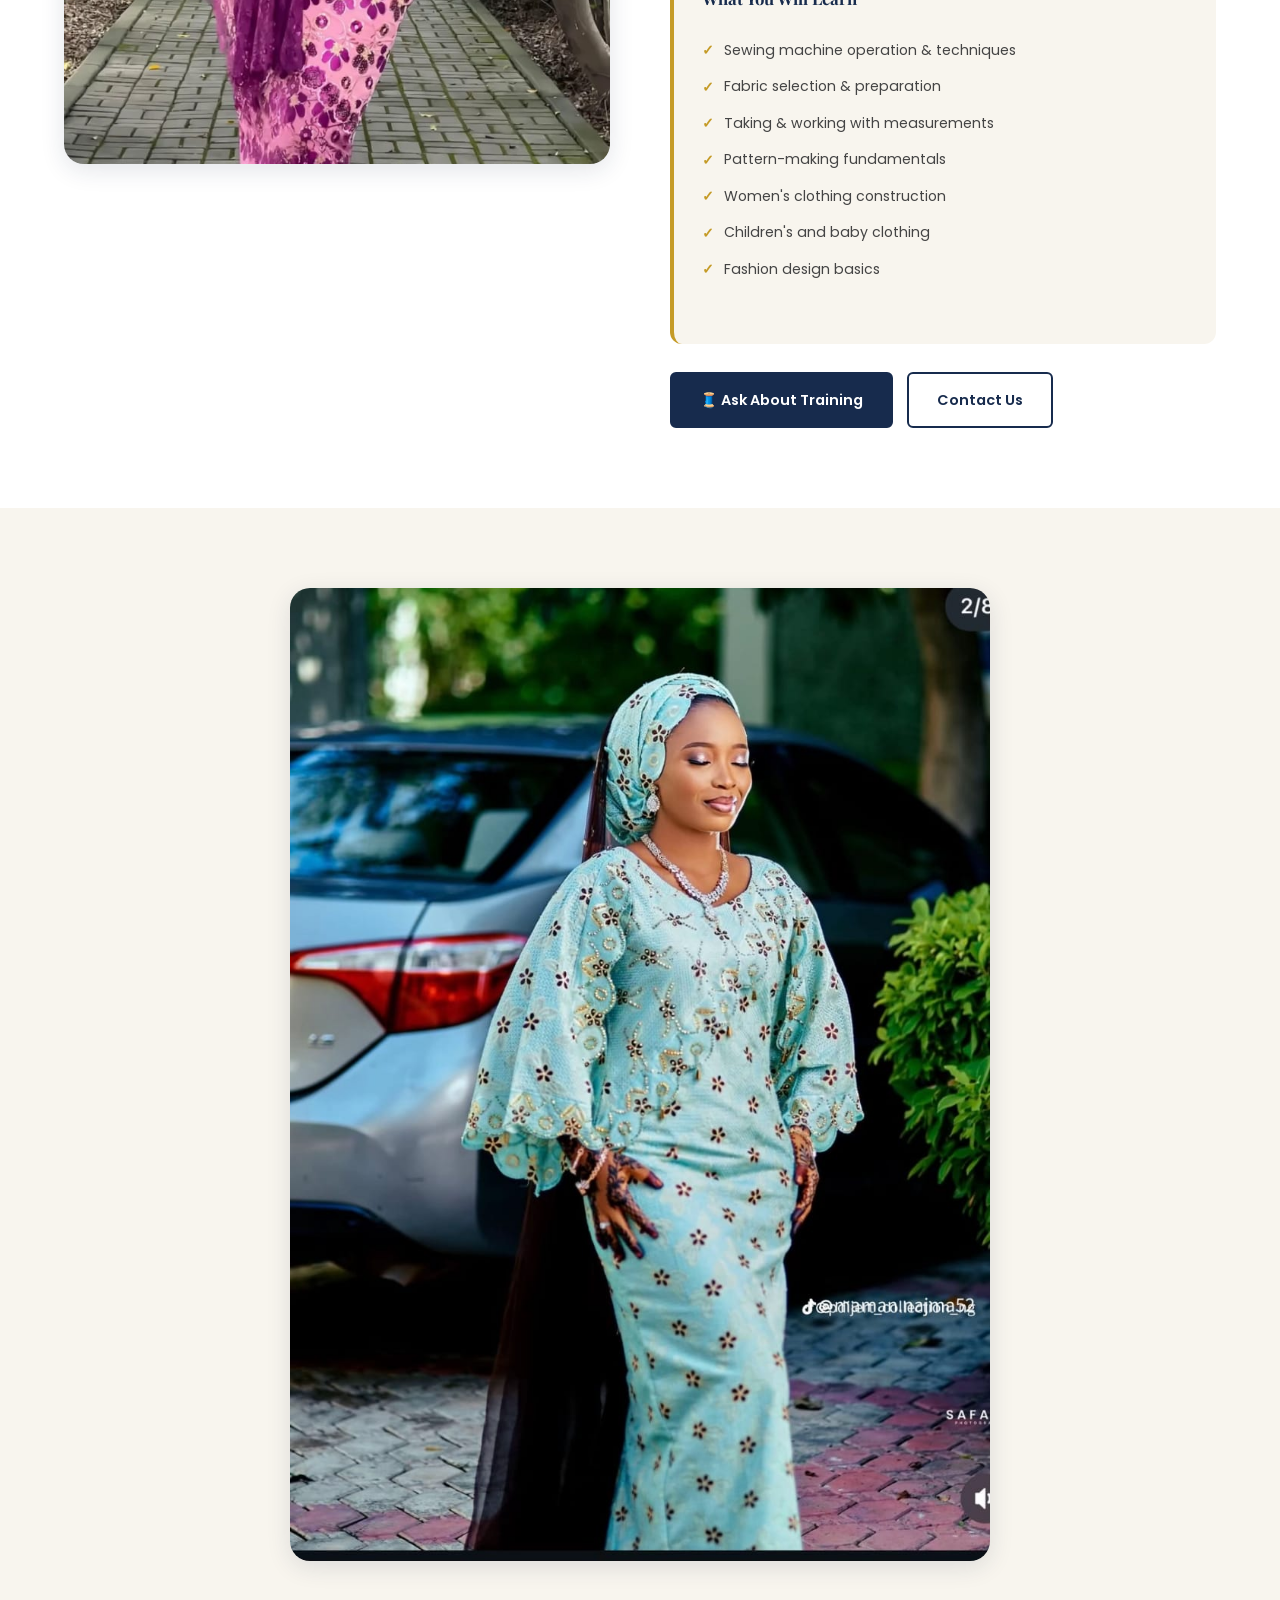
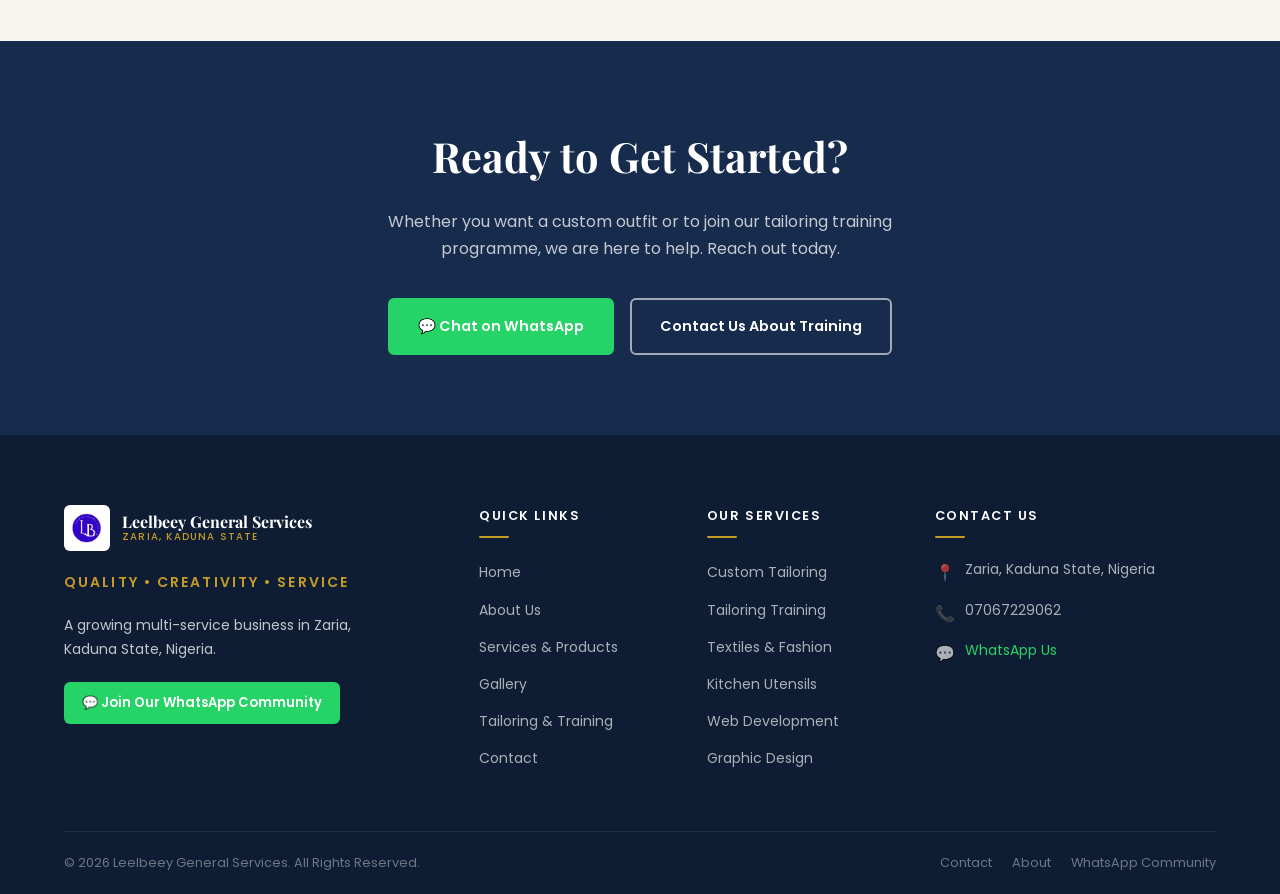
<file: tailoring.html>
<!DOCTYPE html>
<html lang="en">
<head>
  <meta charset="UTF-8" />
  <meta name="viewport" content="width=device-width, initial-scale=1.0" />
  <title>Tailoring &amp; Training | Leelbeey General Services — Fashion Design in Zaria</title>
  <meta name="description" content="Leelbeey General Services offers professional custom tailoring for women and children, and practical tailoring training for aspiring fashion designers in Zaria, Kaduna State." />
  <link rel="icon" type="image/jpeg" href="images/logo/logo.jpg" />
  <link rel="preconnect" href="https://fonts.googleapis.com" />
  <link rel="preconnect" href="https://fonts.gstatic.com" crossorigin />
  <link href="https://fonts.googleapis.com/css2?family=Playfair+Display:ital,wght@0,400;0,600;0,700;1,400&family=Poppins:wght@300;400;500;600;700&display=swap" rel="stylesheet" />
  <link rel="stylesheet" href="css/style.css" />
</head>
<body>

  <!-- ===== NAVIGATION ===== -->
  <nav class="navbar" role="navigation" aria-label="Main navigation">
    <div class="navbar-inner">
      <a href="index.html" class="navbar-logo" aria-label="Leelbeey General Services Home">
        <img src="images/logo/logo.jpg" alt="Leelbeey General Services Logo" />
        <div class="navbar-logo-text">Leelbeey General Services<span>Zaria, Kaduna State</span></div>
      </a>
      <ul class="navbar-nav" role="list">
        <li><a href="index.html">Home</a></li>
        <li><a href="about.html">About</a></li>
        <li><a href="services.html">Services &amp; Products</a></li>
        <li><a href="gallery.html">Gallery</a></li>
        <li><a href="tailoring.html" class="active">Tailoring &amp; Training</a></li>
        <li><a href="contact.html">Contact</a></li>
      </ul>
      <div class="navbar-cta">
        <a href="https://wa.me/2347067229062?text=Hello%20Leelbeey%20General%20Services%2C%20I%20would%20like%20to%20make%20an%20enquiry." class="btn btn-whatsapp btn-sm" target="_blank" rel="noopener noreferrer">💬 Order / Contact Us</a>
      </div>
      <button class="hamburger" id="hamburger" aria-label="Toggle navigation menu" aria-expanded="false" aria-controls="mobileNav">
        <span></span><span></span><span></span>
      </button>
    </div>
  </nav>

  <div class="mobile-nav" id="mobileNav" role="dialog" aria-label="Mobile navigation">
    <a href="index.html">Home</a>
    <a href="about.html">About</a>
    <a href="services.html">Services &amp; Products</a>
    <a href="gallery.html">Gallery</a>
    <a href="tailoring.html" class="active">Tailoring &amp; Training</a>
    <a href="contact.html">Contact</a>
    <div class="mobile-cta">
      <a href="https://wa.me/2347067229062?text=Hello%20Leelbeey%20General%20Services%2C%20I%20would%20like%20to%20enquire%20about%20tailoring%20services." class="btn btn-whatsapp" target="_blank" rel="noopener noreferrer">💬 Chat on WhatsApp</a>
      <a href="contact.html" class="btn btn-outline">Contact Us</a>
    </div>
  </div>

  <main>

    <!-- ===== PAGE HERO ===== -->
    <header class="page-hero" aria-labelledby="pageHeroTitle">
      <div class="container">
        <nav class="breadcrumb" aria-label="Breadcrumb">
          <a href="index.html">Home</a><span aria-hidden="true">›</span><span aria-current="page">Tailoring &amp; Training</span>
        </nav>
        <h1 class="page-hero-title" id="pageHeroTitle">Tailoring &amp; <span>Training</span></h1>
        <p class="page-hero-subtitle">Custom-made fashion and practical sewing training — all in one place.</p>
      </div>
    </header>

    <!-- ===== CUSTOM TAILORING INTRO ===== -->
    <section class="section" id="tailoring" aria-labelledby="tailoringIntroHeading">
      <div class="container">
        <div class="section-header">
          <span class="section-label">Custom Fashion</span>
          <h2 class="section-title" id="tailoringIntroHeading">Custom Tailoring</h2>
          <div class="gold-divider center"></div>
          <p class="section-subtitle">We craft beautiful, custom-made clothing for women, girls, children, and baby girls. Every garment is made to your exact measurements and style.</p>
        </div>

        <!-- Tailoring Showcase Grid -->
        <div class="tailoring-showcase">
          <article class="tailoring-card fade-in">
            <img src="images/tailoring/tailoring-01.jpg" alt="Custom women's outfit by Leelbeey General Services" loading="lazy" />
            <div class="tailoring-card-label">Women's Fashion</div>
          </article>
          <article class="tailoring-card fade-in fade-in-delay-1">
            <img src="images/tailoring/tailoring-02.jpg" alt="Custom tailored dress by Leelbeey" loading="lazy" />
            <div class="tailoring-card-label">Custom Dress</div>
          </article>
          <article class="tailoring-card fade-in fade-in-delay-2">
            <img src="images/tailoring/tailoring-03.jpg" alt="Children's clothing by Leelbeey General Services" loading="lazy" />
            <div class="tailoring-card-label">Children's Clothing</div>
          </article>
          <article class="tailoring-card fade-in fade-in-delay-3">
            <img src="images/tailoring/tailoring-04.jpg" alt="Traditional outfit tailored by Leelbeey" loading="lazy" />
            <div class="tailoring-card-label">Traditional Wear</div>
          </article>
          <article class="tailoring-card fade-in fade-in-delay-4">
            <img src="images/tailoring/tailoring-05.jpg" alt="Girls' fashion by Leelbeey General Services" loading="lazy" />
            <div class="tailoring-card-label">Girls' Fashion</div>
          </article>
          <article class="tailoring-card fade-in fade-in-delay-5">
            <img src="images/tailoring/tailoring-06.jpg" alt="Baby girl dress by Leelbeey General Services" loading="lazy" />
            <div class="tailoring-card-label">Baby Girl Dresses</div>
          </article>
        </div>

        <!-- What we make section -->
        <div style="background: var(--cream); border-radius: var(--radius-lg); padding: 48px; margin-top: 60px; display: grid; grid-template-columns: 1fr 1fr; gap: 40px; align-items: center;" class="fade-in">
          <div>
            <span class="section-label">We Make</span>
            <h3 style="font-family: var(--font-heading); font-size: 1.6rem; color: var(--navy); margin-bottom: 20px;">What We Create For You</h3>
            <ul class="service-features" role="list">
              <li>Custom dresses for women</li>
              <li>Formal &amp; casual outfits</li>
              <li>Traditional &amp; cultural wear</li>
              <li>Girls' fashion &amp; everyday wear</li>
              <li>Children's clothing</li>
              <li>Baby girl dresses &amp; baby wear</li>
              <li>School &amp; occasion outfits</li>
              <li>Special event wear</li>
            </ul>
          </div>
          <div style="text-align: center;">
            <div style="font-size: 4rem; margin-bottom: 20px;" aria-hidden="true">✂️</div>
            <p style="font-size: 0.95rem; color: var(--charcoal-mid); margin-bottom: 24px;">Ready to order your custom outfit? Chat with us on WhatsApp to discuss your style, measurements, and fabric preferences.</p>
            <a href="https://wa.me/2347067229062?text=Hello%20Leelbeey%20General%20Services%2C%20I%20would%20like%20to%20request%20a%20custom%20outfit." class="btn btn-primary" target="_blank" rel="noopener noreferrer">Request a Custom Outfit</a>
          </div>
        </div>
      </div>
    </section>

    <!-- More tailoring images -->
    <section class="section section-cream" aria-labelledby="tailoringGalleryHeading">
      <div class="container">
        <div class="section-header">
          <span class="section-label">Our Work</span>
          <h2 class="section-title" id="tailoringGalleryHeading">More of Our Tailoring Work</h2>
          <div class="gold-divider center"></div>
        </div>
        <div class="tailoring-showcase">
          <article class="tailoring-card fade-in">
            <img src="images/tailoring/tailoring-07.jpg" alt="Tailoring work by Leelbeey General Services" loading="lazy" />
            <div class="tailoring-card-label">Custom Outfit</div>
          </article>
          <article class="tailoring-card fade-in fade-in-delay-1">
            <img src="images/tailoring/tailoring-08.jpg" alt="Fashion design by Leelbeey" loading="lazy" />
            <div class="tailoring-card-label">Fashion Design</div>
          </article>
          <article class="tailoring-card fade-in fade-in-delay-2">
            <img src="images/tailoring/tailoring-09.jpg" alt="Tailored clothing by Leelbeey General Services" loading="lazy" />
            <div class="tailoring-card-label">Tailored Clothing</div>
          </article>
        </div>

        <div style="text-align: center; margin-top: 40px;">
          <a href="gallery.html" class="btn btn-outline">View Full Tailoring Gallery →</a>
        </div>
      </div>
    </section>

    <!-- ===== TRAINING SECTION ===== -->
    <section class="section" id="training" aria-labelledby="trainingHeading">
      <div class="container">
        <div class="training-layout">
          <div class="training-image fade-in">
            <img src="images/tailoring/tailoring-10.jpg" alt="Tailoring training by Leelbeey General Services" loading="lazy" />
          </div>
          <div class="training-content fade-in fade-in-delay-2">
            <span class="section-label">Learn to Sew</span>
            <h2 id="trainingHeading">Tailoring Training Programme</h2>
            <div class="gold-divider"></div>
            <p>Are you interested in becoming a professional fashion designer or tailor? Leelbeey General Services offers a practical tailoring training programme for beginners and aspiring fashion designers.</p>
            <p>Our training is hands-on and structured to help you build real, marketable skills. You will learn everything from the basics of sewing to constructing complete garments.</p>
            <p>Whether you want to start your own tailoring business, enhance an existing skill, or simply learn a valuable trade, our training is designed for you.</p>

            <div style="background: var(--cream); padding: 28px; border-radius: var(--radius-md); margin: 28px 0; border-left: 4px solid var(--gold);">
              <h4 style="font-family: var(--font-heading); color: var(--navy); font-size: 1.05rem; margin-bottom: 14px;">What You Will Learn</h4>
              <ul class="service-features" role="list">
                <li>Sewing machine operation &amp; techniques</li>
                <li>Fabric selection &amp; preparation</li>
                <li>Taking &amp; working with measurements</li>
                <li>Pattern-making fundamentals</li>
                <li>Women's clothing construction</li>
                <li>Children's and baby clothing</li>
                <li>Fashion design basics</li>
              </ul>
            </div>

            <div style="display: flex; gap: 14px; flex-wrap: wrap;">
              <a href="https://wa.me/2347067229062?text=Hello%20Leelbeey%20General%20Services%2C%20I%20would%20like%20to%20enquire%20about%20your%20tailoring%20training%20programme." class="btn btn-primary" target="_blank" rel="noopener noreferrer">🧵 Ask About Training</a>
              <a href="contact.html" class="btn btn-outline">Contact Us</a>
            </div>
          </div>
        </div>
      </div>
    </section>

    <!-- ===== TRAINING IMAGE ===== -->
    <section class="section section-cream" aria-label="Additional tailoring training image">
      <div class="container">
        <div style="max-width: 700px; margin: 0 auto;">
          <img src="images/tailoring/tailoring-11.jpg" alt="Tailoring and sewing training at Leelbeey General Services" loading="lazy" style="width: 100%; border-radius: var(--radius-lg); box-shadow: var(--shadow-md);" class="fade-in" />
        </div>
      </div>
    </section>

    <!-- ===== TAILORING CTA ===== -->
    <section class="cta-band" aria-labelledby="tailoringCtaHeading">
      <div class="container">
        <h2 id="tailoringCtaHeading">Ready to Get Started?</h2>
        <p>Whether you want a custom outfit or to join our tailoring training programme, we are here to help. Reach out today.</p>
        <div class="cta-band-btns">
          <a href="https://wa.me/2347067229062?text=Hello%20Leelbeey%20General%20Services%2C%20I%20would%20like%20to%20enquire%20about%20tailoring%20services." class="btn btn-whatsapp" target="_blank" rel="noopener noreferrer">💬 Chat on WhatsApp</a>
          <a href="contact.html" class="btn btn-outline-white">Contact Us About Training</a>
        </div>
      </div>
    </section>

  </main>

  <!-- ===== FOOTER ===== -->
  <footer class="footer" role="contentinfo">
    <div class="container">
      <div class="footer-grid">
        <div class="footer-brand">
          <div class="footer-logo">
            <img src="images/logo/logo.jpg" alt="Leelbeey General Services Logo" />
            <div class="footer-logo-text">Leelbeey General Services<span>Zaria, Kaduna State</span></div>
          </div>
          <p class="footer-tagline">Quality • Creativity • Service</p>
          <p>A growing multi-service business in Zaria, Kaduna State, Nigeria.</p>
          <a href="https://chat.whatsapp.com/KCjk399kIYrIl4DM6dcDXU" class="footer-whatsapp" target="_blank" rel="noopener noreferrer">💬 Join Our WhatsApp Community</a>
        </div>
        <div class="footer-col">
          <h4>Quick Links</h4>
          <ul role="list">
            <li><a href="index.html">Home</a></li>
            <li><a href="about.html">About Us</a></li>
            <li><a href="services.html">Services &amp; Products</a></li>
            <li><a href="gallery.html">Gallery</a></li>
            <li><a href="tailoring.html">Tailoring &amp; Training</a></li>
            <li><a href="contact.html">Contact</a></li>
          </ul>
        </div>
        <div class="footer-col">
          <h4>Our Services</h4>
          <ul role="list">
            <li><a href="#tailoring">Custom Tailoring</a></li>
            <li><a href="#training">Tailoring Training</a></li>
            <li><a href="services.html#textiles">Textiles &amp; Fashion</a></li>
            <li><a href="services.html#kitchen">Kitchen Utensils</a></li>
            <li><a href="services.html#webdev">Web Development</a></li>
            <li><a href="services.html#design">Graphic Design</a></li>
          </ul>
        </div>
        <div class="footer-col">
          <h4>Contact Us</h4>
          <address style="font-style:normal;">
            <div class="footer-contact-item"><span class="icon" aria-hidden="true">📍</span><span>Zaria, Kaduna State, Nigeria</span></div>
            <div class="footer-contact-item"><span class="icon" aria-hidden="true">📞</span><a href="tel:+2347067229062" style="color: rgba(255,255,255,0.65);">07067229062</a></div>
            <div class="footer-contact-item"><span class="icon" aria-hidden="true">💬</span><a href="https://wa.me/2347067229062" target="_blank" rel="noopener noreferrer" style="color: #25D366;">WhatsApp Us</a></div>
          </address>
        </div>
      </div>
      <div class="footer-bottom">
        <p>© 2026 Leelbeey General Services. All Rights Reserved.</p>
        <div class="footer-bottom-links">
          <a href="contact.html">Contact</a>
          <a href="about.html">About</a>
          <a href="https://chat.whatsapp.com/KCjk399kIYrIl4DM6dcDXU" target="_blank" rel="noopener noreferrer">WhatsApp Community</a>
        </div>
      </div>
    </div>
  </footer>

  <script src="js/script.js"></script>
</body>
</html>
</file>
<file: css/style.css>
/* =============================================
   LEELBEEY GENERAL SERVICES — MAIN STYLESHEET
   Navy + Gold + Cream + White Design System
   ============================================= */

/* --- Google Fonts --- */
@import url('https://fonts.googleapis.com/css2?family=Playfair+Display:ital,wght@0,400;0,600;0,700;1,400&family=Poppins:wght@300;400;500;600;700&display=swap');

/* --- CSS Variables --- */
:root {
  --navy: #172B4D;
  --navy-dark: #0e1d34;
  --navy-light: #1e3a63;
  --gold: #C59B27;
  --gold-light: #d4ac3a;
  --gold-pale: #f7edd8;
  --cream: #F8F5EE;
  --white: #FFFFFF;
  --charcoal: #222222;
  --charcoal-mid: #444444;
  --charcoal-light: #666666;
  --border: #e5e0d5;
  --shadow-sm: 0 2px 8px rgba(23,43,77,0.08);
  --shadow-md: 0 6px 24px rgba(23,43,77,0.12);
  --shadow-lg: 0 12px 40px rgba(23,43,77,0.16);
  --radius-sm: 6px;
  --radius-md: 12px;
  --radius-lg: 20px;
  --transition: 0.3s ease;
  --font-heading: 'Playfair Display', Georgia, serif;
  --font-body: 'Poppins', 'Inter', sans-serif;
  --container-max: 1200px;
  --navbar-h: 80px;
}

/* --- Reset & Base --- */
*, *::before, *::after {
  box-sizing: border-box;
  margin: 0;
  padding: 0;
}

html {
  scroll-behavior: smooth;
  font-size: 16px;
}

body {
  font-family: var(--font-body);
  color: var(--charcoal);
  background: var(--white);
  line-height: 1.7;
  overflow-x: hidden;
}

img {
  max-width: 100%;
  height: auto;
  display: block;
}

a {
  color: inherit;
  text-decoration: none;
}

ul {
  list-style: none;
}

button {
  cursor: pointer;
  border: none;
  background: none;
  font-family: var(--font-body);
}

/* --- Reduced Motion --- */
@media (prefers-reduced-motion: reduce) {
  *, *::before, *::after {
    animation-duration: 0.01ms !important;
    transition-duration: 0.01ms !important;
  }
}

/* =============================================
   LAYOUT UTILITIES
   ============================================= */
.container {
  max-width: var(--container-max);
  margin: 0 auto;
  padding: 0 24px;
}

.section {
  padding: 80px 0;
}

.section-cream {
  background: var(--cream);
}

.section-navy {
  background: var(--navy);
  color: var(--white);
}

.section-label {
  font-family: var(--font-body);
  font-size: 0.75rem;
  font-weight: 600;
  letter-spacing: 0.18em;
  text-transform: uppercase;
  color: var(--gold);
  display: block;
  margin-bottom: 12px;
}

.section-title {
  font-family: var(--font-heading);
  font-size: clamp(1.8rem, 4vw, 2.6rem);
  font-weight: 700;
  color: var(--navy);
  line-height: 1.25;
  margin-bottom: 16px;
}

.section-title.white {
  color: var(--white);
}

.section-subtitle {
  font-size: 1rem;
  color: var(--charcoal-mid);
  max-width: 600px;
  margin-bottom: 48px;
}

.section-subtitle.white {
  color: rgba(255,255,255,0.8);
}

.section-header {
  text-align: center;
  margin-bottom: 56px;
}

.section-header .section-subtitle {
  margin-left: auto;
  margin-right: auto;
}

.gold-divider {
  width: 56px;
  height: 3px;
  background: var(--gold);
  margin: 16px 0 24px;
  border-radius: 2px;
}

.gold-divider.center {
  margin-left: auto;
  margin-right: auto;
}

/* =============================================
   BUTTONS
   ============================================= */
.btn {
  display: inline-flex;
  align-items: center;
  gap: 8px;
  padding: 14px 28px;
  border-radius: var(--radius-sm);
  font-family: var(--font-body);
  font-size: 0.9rem;
  font-weight: 600;
  transition: all var(--transition);
  cursor: pointer;
  text-align: center;
  white-space: nowrap;
}

.btn-primary {
  background: var(--navy);
  color: var(--white);
  border: 2px solid var(--navy);
}

.btn-primary:hover,
.btn-primary:focus {
  background: var(--navy-dark);
  border-color: var(--navy-dark);
  transform: translateY(-2px);
  box-shadow: var(--shadow-md);
  outline: none;
}

.btn-gold {
  background: var(--gold);
  color: var(--white);
  border: 2px solid var(--gold);
}

.btn-gold:hover,
.btn-gold:focus {
  background: var(--gold-light);
  border-color: var(--gold-light);
  transform: translateY(-2px);
  box-shadow: 0 8px 24px rgba(197,155,39,0.3);
  outline: none;
}

.btn-outline {
  background: transparent;
  color: var(--navy);
  border: 2px solid var(--navy);
}

.btn-outline:hover,
.btn-outline:focus {
  background: var(--navy);
  color: var(--white);
  transform: translateY(-2px);
  outline: none;
}

.btn-outline-white {
  background: transparent;
  color: var(--white);
  border: 2px solid rgba(255,255,255,0.6);
}

.btn-outline-white:hover,
.btn-outline-white:focus {
  background: rgba(255,255,255,0.12);
  border-color: var(--white);
  outline: none;
}

.btn-whatsapp {
  background: #25D366;
  color: var(--white);
  border: 2px solid #25D366;
}

.btn-whatsapp:hover,
.btn-whatsapp:focus {
  background: #1ebe59;
  border-color: #1ebe59;
  transform: translateY(-2px);
  box-shadow: 0 8px 24px rgba(37,211,102,0.3);
  outline: none;
}

.btn-sm {
  padding: 10px 20px;
  font-size: 0.82rem;
}

/* =============================================
   NAVIGATION BAR
   ============================================= */
.navbar {
  position: fixed;
  top: 0;
  left: 0;
  width: 100%;
  height: var(--navbar-h);
  background: var(--white);
  box-shadow: var(--shadow-sm);
  z-index: 1000;
  transition: background var(--transition), box-shadow var(--transition);
}

.navbar.scrolled {
  box-shadow: var(--shadow-md);
}

.navbar-inner {
  display: flex;
  align-items: center;
  justify-content: space-between;
  height: 100%;
  max-width: var(--container-max);
  margin: 0 auto;
  padding: 0 24px;
}

.navbar-logo {
  display: flex;
  align-items: center;
  gap: 12px;
  flex-shrink: 0;
}

.navbar-logo img {
  height: 50px;
  width: auto;
  border-radius: 6px;
}

.navbar-logo-text {
  font-family: var(--font-heading);
  font-size: 1.05rem;
  font-weight: 700;
  color: var(--navy);
  line-height: 1.2;
}

.navbar-logo-text span {
  display: block;
  font-family: var(--font-body);
  font-size: 0.65rem;
  font-weight: 500;
  letter-spacing: 0.1em;
  color: var(--gold);
  text-transform: uppercase;
}

.navbar-nav {
  display: flex;
  align-items: center;
  gap: 2px;
}

.navbar-nav a {
  font-size: 0.875rem;
  font-weight: 500;
  color: var(--charcoal-mid);
  padding: 8px 14px;
  border-radius: var(--radius-sm);
  transition: all var(--transition);
  position: relative;
}

.navbar-nav a::after {
  content: '';
  position: absolute;
  bottom: 2px;
  left: 14px;
  right: 14px;
  height: 2px;
  background: var(--gold);
  transform: scaleX(0);
  transition: transform var(--transition);
  border-radius: 1px;
}

.navbar-nav a:hover,
.navbar-nav a:focus,
.navbar-nav a.active {
  color: var(--navy);
  outline: none;
}

.navbar-nav a:hover::after,
.navbar-nav a.active::after {
  transform: scaleX(1);
}

.navbar-cta {
  display: flex;
  align-items: center;
  gap: 12px;
}

.hamburger {
  display: none;
  flex-direction: column;
  gap: 5px;
  padding: 8px;
  cursor: pointer;
  border-radius: var(--radius-sm);
  transition: background var(--transition);
}

.hamburger:hover {
  background: var(--cream);
}

.hamburger span {
  display: block;
  width: 24px;
  height: 2px;
  background: var(--navy);
  border-radius: 2px;
  transition: all var(--transition);
}

.hamburger.open span:nth-child(1) {
  transform: translateY(7px) rotate(45deg);
}

.hamburger.open span:nth-child(2) {
  opacity: 0;
}

.hamburger.open span:nth-child(3) {
  transform: translateY(-7px) rotate(-45deg);
}

/* Mobile Nav */
.mobile-nav {
  display: none;
  position: fixed;
  top: var(--navbar-h);
  left: 0;
  width: 100%;
  background: var(--white);
  box-shadow: var(--shadow-lg);
  z-index: 999;
  padding: 20px 24px 28px;
  transform: translateY(-10px);
  opacity: 0;
  transition: all var(--transition);
  pointer-events: none;
}

.mobile-nav.open {
  transform: translateY(0);
  opacity: 1;
  pointer-events: all;
}

.mobile-nav a {
  display: block;
  font-size: 1rem;
  font-weight: 500;
  color: var(--charcoal);
  padding: 14px 0;
  border-bottom: 1px solid var(--border);
  transition: color var(--transition);
}

.mobile-nav a:last-of-type {
  border-bottom: none;
}

.mobile-nav a:hover,
.mobile-nav a.active {
  color: var(--gold);
}

.mobile-nav .mobile-cta {
  margin-top: 20px;
  display: flex;
  flex-direction: column;
  gap: 12px;
}

/* =============================================
   PAGE HERO (inner pages)
   ============================================= */
.page-hero {
  margin-top: var(--navbar-h);
  background: var(--navy);
  padding: 70px 0 60px;
  text-align: center;
  position: relative;
  overflow: hidden;
}

.page-hero::before {
  content: '';
  position: absolute;
  inset: 0;
  background: repeating-linear-gradient(
    45deg,
    rgba(197,155,39,0.04) 0px,
    rgba(197,155,39,0.04) 1px,
    transparent 1px,
    transparent 40px
  );
}

.page-hero .container {
  position: relative;
}

.page-hero-title {
  font-family: var(--font-heading);
  font-size: clamp(2rem, 5vw, 3.2rem);
  font-weight: 700;
  color: var(--white);
  margin-bottom: 16px;
  line-height: 1.2;
}

.page-hero-title span {
  color: var(--gold);
}

.page-hero-subtitle {
  font-size: 1.05rem;
  color: rgba(255,255,255,0.75);
  max-width: 560px;
  margin: 0 auto;
}

.breadcrumb {
  display: flex;
  align-items: center;
  justify-content: center;
  gap: 8px;
  font-size: 0.8rem;
  color: rgba(255,255,255,0.55);
  margin-bottom: 24px;
}

.breadcrumb a {
  color: var(--gold);
}

.breadcrumb a:hover {
  text-decoration: underline;
}

/* =============================================
   HOME HERO
   ============================================= */
.hero {
  margin-top: var(--navbar-h);
  min-height: calc(100vh - var(--navbar-h));
  display: grid;
  grid-template-columns: 1fr 1fr;
  align-items: center;
  overflow: hidden;
  position: relative;
}

.hero-content {
  padding: 80px 60px 80px 0;
  position: relative;
  z-index: 1;
}

.hero-eyebrow {
  display: inline-flex;
  align-items: center;
  gap: 10px;
  font-size: 0.75rem;
  font-weight: 600;
  letter-spacing: 0.2em;
  text-transform: uppercase;
  color: var(--gold);
  margin-bottom: 20px;
}

.hero-eyebrow::before {
  content: '';
  width: 30px;
  height: 2px;
  background: var(--gold);
}

.hero-title {
  font-family: var(--font-heading);
  font-size: clamp(2.2rem, 4.5vw, 3.6rem);
  font-weight: 700;
  color: var(--navy);
  line-height: 1.2;
  margin-bottom: 24px;
}

.hero-title em {
  font-style: italic;
  color: var(--gold);
}

.hero-desc {
  font-size: 1.05rem;
  color: var(--charcoal-mid);
  margin-bottom: 40px;
  max-width: 480px;
  line-height: 1.8;
}

.hero-ctas {
  display: flex;
  gap: 16px;
  flex-wrap: wrap;
}

.hero-image {
  height: 100%;
  min-height: calc(100vh - var(--navbar-h));
  position: relative;
  overflow: hidden;
}

.hero-image img {
  width: 100%;
  height: 100%;
  object-fit: cover;
  object-position: center top;
}

.hero-image::after {
  content: '';
  position: absolute;
  inset: 0;
  background: linear-gradient(to right, rgba(255,255,255,0.15), transparent);
}

.hero-badge {
  position: absolute;
  bottom: 40px;
  left: -20px;
  background: var(--white);
  border-radius: var(--radius-md);
  padding: 16px 22px;
  box-shadow: var(--shadow-lg);
  display: flex;
  align-items: center;
  gap: 14px;
  z-index: 2;
}

.hero-badge-icon {
  width: 44px;
  height: 44px;
  background: var(--gold-pale);
  border-radius: 50%;
  display: flex;
  align-items: center;
  justify-content: center;
  font-size: 1.3rem;
}

.hero-badge-text strong {
  display: block;
  font-size: 0.9rem;
  color: var(--navy);
  font-weight: 600;
}

.hero-badge-text span {
  font-size: 0.75rem;
  color: var(--charcoal-light);
}

/* =============================================
   SERVICES CARDS
   ============================================= */
.services-grid {
  display: grid;
  grid-template-columns: repeat(3, 1fr);
  gap: 28px;
}

.service-card {
  background: var(--white);
  border-radius: var(--radius-md);
  padding: 36px 28px;
  box-shadow: var(--shadow-sm);
  border: 1px solid var(--border);
  transition: all var(--transition);
  position: relative;
  overflow: hidden;
}

.service-card::before {
  content: '';
  position: absolute;
  top: 0;
  left: 0;
  width: 4px;
  height: 100%;
  background: var(--gold);
  transform: scaleY(0);
  transition: transform var(--transition);
  transform-origin: bottom;
}

.service-card:hover {
  transform: translateY(-6px);
  box-shadow: var(--shadow-lg);
  border-color: transparent;
}

.service-card:hover::before {
  transform: scaleY(1);
}

.service-icon {
  width: 56px;
  height: 56px;
  background: var(--cream);
  border-radius: var(--radius-sm);
  display: flex;
  align-items: center;
  justify-content: center;
  font-size: 1.6rem;
  margin-bottom: 20px;
  transition: background var(--transition);
}

.service-card:hover .service-icon {
  background: var(--gold-pale);
}

.service-card h3 {
  font-family: var(--font-heading);
  font-size: 1.2rem;
  font-weight: 600;
  color: var(--navy);
  margin-bottom: 10px;
}

.service-card p {
  font-size: 0.9rem;
  color: var(--charcoal-mid);
  margin-bottom: 20px;
  line-height: 1.7;
}

.service-card .link-arrow {
  font-size: 0.85rem;
  font-weight: 600;
  color: var(--gold);
  display: inline-flex;
  align-items: center;
  gap: 6px;
  transition: gap var(--transition);
}

.service-card .link-arrow:hover {
  gap: 10px;
}

/* =============================================
   WHY CHOOSE US
   ============================================= */
.benefits-grid {
  display: grid;
  grid-template-columns: repeat(5, 1fr);
  gap: 24px;
}

.benefit-item {
  text-align: center;
  padding: 32px 20px;
  border-radius: var(--radius-md);
  background: rgba(255,255,255,0.07);
  border: 1px solid rgba(197,155,39,0.2);
  transition: all var(--transition);
}

.benefit-item:hover {
  background: rgba(255,255,255,0.12);
  border-color: rgba(197,155,39,0.5);
  transform: translateY(-4px);
}

.benefit-icon {
  font-size: 2rem;
  margin-bottom: 16px;
  display: block;
}

.benefit-item h3 {
  font-size: 0.95rem;
  font-weight: 600;
  color: var(--white);
  margin-bottom: 8px;
}

.benefit-item p {
  font-size: 0.8rem;
  color: rgba(255,255,255,0.65);
  line-height: 1.6;
}

/* =============================================
   PRODUCT CARDS
   ============================================= */
.products-grid {
  display: grid;
  grid-template-columns: repeat(4, 1fr);
  gap: 24px;
}

.product-card {
  background: var(--white);
  border-radius: var(--radius-md);
  overflow: hidden;
  box-shadow: var(--shadow-sm);
  border: 1px solid var(--border);
  transition: all var(--transition);
}

.product-card:hover {
  transform: translateY(-6px);
  box-shadow: var(--shadow-lg);
}

.product-card-img {
  position: relative;
  overflow: hidden;
  aspect-ratio: 4/3;
}

.product-card-img img {
  width: 100%;
  height: 100%;
  object-fit: cover;
  transition: transform 0.5s ease;
}

.product-card:hover .product-card-img img {
  transform: scale(1.06);
}

.product-card-badge {
  position: absolute;
  top: 12px;
  left: 12px;
  background: var(--gold);
  color: var(--white);
  font-size: 0.7rem;
  font-weight: 600;
  padding: 4px 10px;
  border-radius: 20px;
  letter-spacing: 0.05em;
}

.product-card-body {
  padding: 20px;
}

.product-card-body h3 {
  font-family: var(--font-heading);
  font-size: 1rem;
  color: var(--navy);
  margin-bottom: 6px;
  font-weight: 600;
}

.product-card-body p {
  font-size: 0.82rem;
  color: var(--charcoal-mid);
  margin-bottom: 16px;
  line-height: 1.6;
}

/* =============================================
   TESTIMONIALS
   ============================================= */
.testimonials-grid {
  display: grid;
  grid-template-columns: repeat(3, 1fr);
  gap: 28px;
}

.testimonial-card {
  background: var(--white);
  border-radius: var(--radius-md);
  padding: 32px;
  box-shadow: var(--shadow-sm);
  border: 1px solid var(--border);
  position: relative;
}

.testimonial-card::before {
  content: '\201C';
  position: absolute;
  top: 16px;
  right: 24px;
  font-family: Georgia, serif;
  font-size: 5rem;
  line-height: 1;
  color: var(--gold-pale);
}

.testimonial-stars {
  color: var(--gold);
  font-size: 0.9rem;
  margin-bottom: 16px;
  letter-spacing: 2px;
}

.testimonial-text {
  font-size: 0.9rem;
  color: var(--charcoal-mid);
  line-height: 1.8;
  margin-bottom: 20px;
  font-style: italic;
}

.testimonial-author {
  display: flex;
  align-items: center;
  gap: 12px;
}

.testimonial-avatar {
  width: 42px;
  height: 42px;
  border-radius: 50%;
  background: var(--cream);
  display: flex;
  align-items: center;
  justify-content: center;
  font-size: 1.1rem;
  flex-shrink: 0;
  border: 2px solid var(--gold-pale);
}

.testimonial-info strong {
  display: block;
  font-size: 0.88rem;
  color: var(--navy);
  font-weight: 600;
}

.testimonial-info span {
  font-size: 0.78rem;
  color: var(--charcoal-light);
}

.testimonial-note {
  text-align: center;
  background: var(--gold-pale);
  border-radius: var(--radius-sm);
  padding: 12px 20px;
  margin-bottom: 40px;
  font-size: 0.82rem;
  color: var(--charcoal-mid);
  border-left: 3px solid var(--gold);
}

/* =============================================
   CTA BAND
   ============================================= */
.cta-band {
  background: var(--navy);
  padding: 80px 0;
  text-align: center;
}

.cta-band h2 {
  font-family: var(--font-heading);
  font-size: clamp(1.8rem, 3.5vw, 2.6rem);
  color: var(--white);
  margin-bottom: 16px;
  font-weight: 700;
}

.cta-band p {
  font-size: 1rem;
  color: rgba(255,255,255,0.75);
  max-width: 580px;
  margin: 0 auto 36px;
}

.cta-band-btns {
  display: flex;
  gap: 16px;
  justify-content: center;
  flex-wrap: wrap;
}

/* =============================================
   FOOTER
   ============================================= */
.footer {
  background: var(--navy-dark);
  color: rgba(255,255,255,0.75);
  padding: 70px 0 0;
}

.footer-grid {
  display: grid;
  grid-template-columns: 2fr 1fr 1fr 1.5fr;
  gap: 40px;
  padding-bottom: 50px;
}

.footer-brand {
  max-width: 320px;
}

.footer-logo {
  display: flex;
  align-items: center;
  gap: 12px;
  margin-bottom: 20px;
}

.footer-logo img {
  height: 46px;
  border-radius: 6px;
}

.footer-logo-text {
  font-family: var(--font-heading);
  font-size: 1rem;
  color: var(--white);
  font-weight: 700;
  line-height: 1.2;
}

.footer-logo-text span {
  display: block;
  font-family: var(--font-body);
  font-size: 0.62rem;
  font-weight: 500;
  letter-spacing: 0.12em;
  color: var(--gold);
  text-transform: uppercase;
}

.footer-tagline {
  font-size: 0.8rem;
  letter-spacing: 0.15em;
  color: var(--gold);
  font-weight: 600;
  text-transform: uppercase;
  margin-bottom: 14px;
}

.footer-brand p {
  font-size: 0.875rem;
  line-height: 1.7;
  margin-bottom: 20px;
}

.footer-whatsapp {
  display: inline-flex;
  align-items: center;
  gap: 8px;
  background: #25D366;
  color: var(--white);
  padding: 10px 18px;
  border-radius: var(--radius-sm);
  font-size: 0.82rem;
  font-weight: 600;
  transition: all var(--transition);
}

.footer-whatsapp:hover {
  background: #1ebe59;
  transform: translateY(-2px);
}

.footer-col h4 {
  font-family: var(--font-body);
  font-size: 0.8rem;
  font-weight: 600;
  letter-spacing: 0.12em;
  text-transform: uppercase;
  color: var(--white);
  margin-bottom: 20px;
  position: relative;
  padding-bottom: 12px;
}

.footer-col h4::after {
  content: '';
  position: absolute;
  bottom: 0;
  left: 0;
  width: 30px;
  height: 2px;
  background: var(--gold);
  border-radius: 1px;
}

.footer-col ul li {
  margin-bottom: 10px;
}

.footer-col ul a {
  font-size: 0.875rem;
  color: rgba(255,255,255,0.65);
  transition: color var(--transition);
  display: inline-flex;
  align-items: center;
  gap: 6px;
}

.footer-col ul a:hover {
  color: var(--gold);
}

.footer-contact-item {
  display: flex;
  align-items: flex-start;
  gap: 10px;
  margin-bottom: 12px;
  font-size: 0.875rem;
  color: rgba(255,255,255,0.65);
}

.footer-contact-item .icon {
  font-size: 1rem;
  flex-shrink: 0;
  margin-top: 1px;
}

.footer-bottom {
  border-top: 1px solid rgba(255,255,255,0.08);
  padding: 20px 0;
  display: flex;
  align-items: center;
  justify-content: space-between;
  flex-wrap: wrap;
  gap: 12px;
}

.footer-bottom p {
  font-size: 0.8rem;
  color: rgba(255,255,255,0.4);
}

.footer-bottom-links {
  display: flex;
  gap: 20px;
}

.footer-bottom-links a {
  font-size: 0.8rem;
  color: rgba(255,255,255,0.4);
  transition: color var(--transition);
}

.footer-bottom-links a:hover {
  color: var(--gold);
}

/* =============================================
   ABOUT PAGE
   ============================================= */
.about-layout {
  display: grid;
  grid-template-columns: 1fr 1fr;
  gap: 70px;
  align-items: center;
}

.about-image-wrap {
  position: relative;
}

.about-image-wrap img {
  width: 100%;
  height: 460px;
  object-fit: cover;
  border-radius: var(--radius-lg);
  box-shadow: var(--shadow-lg);
}

.about-image-badge {
  position: absolute;
  bottom: -20px;
  right: -20px;
  background: var(--gold);
  color: var(--white);
  border-radius: var(--radius-md);
  padding: 20px 24px;
  text-align: center;
  box-shadow: var(--shadow-md);
}

.about-image-badge strong {
  display: block;
  font-family: var(--font-heading);
  font-size: 2rem;
  font-weight: 700;
  line-height: 1;
}

.about-image-badge span {
  font-size: 0.75rem;
  font-weight: 500;
  opacity: 0.9;
}

.about-text .section-title {
  margin-bottom: 8px;
}

.about-text .gold-divider {
  margin-bottom: 20px;
}

.about-text p {
  font-size: 0.95rem;
  color: var(--charcoal-mid);
  margin-bottom: 16px;
  line-height: 1.8;
}

.mission-vision-grid {
  display: grid;
  grid-template-columns: 1fr 1fr;
  gap: 28px;
}

.mv-card {
  background: var(--white);
  border-radius: var(--radius-md);
  padding: 36px;
  box-shadow: var(--shadow-sm);
  border-top: 4px solid var(--gold);
}

.mv-card h3 {
  font-family: var(--font-heading);
  font-size: 1.3rem;
  color: var(--navy);
  margin-bottom: 16px;
  display: flex;
  align-items: center;
  gap: 10px;
}

.mv-card p {
  font-size: 0.92rem;
  color: var(--charcoal-mid);
  line-height: 1.8;
}

.values-grid {
  display: grid;
  grid-template-columns: repeat(4, 1fr);
  gap: 20px;
}

.value-item {
  text-align: center;
  padding: 28px 16px;
  background: var(--white);
  border-radius: var(--radius-md);
  box-shadow: var(--shadow-sm);
  border: 1px solid var(--border);
  transition: all var(--transition);
}

.value-item:hover {
  transform: translateY(-4px);
  box-shadow: var(--shadow-md);
  border-color: var(--gold-pale);
}

.value-item .icon {
  font-size: 2rem;
  margin-bottom: 12px;
  display: block;
}

.value-item h4 {
  font-size: 0.9rem;
  color: var(--navy);
  font-weight: 600;
}

/* =============================================
   SERVICES PAGE
   ============================================= */
.service-section {
  padding: 70px 0;
  border-bottom: 1px solid var(--border);
}

.service-section:last-child {
  border-bottom: none;
}

.service-section-layout {
  display: grid;
  grid-template-columns: 1fr 1fr;
  gap: 60px;
  align-items: center;
}

.service-section-layout.reverse {
  direction: rtl;
}

.service-section-layout.reverse > * {
  direction: ltr;
}

.service-section-content h2 {
  font-family: var(--font-heading);
  font-size: clamp(1.5rem, 3vw, 2.1rem);
  color: var(--navy);
  margin-bottom: 8px;
}

.service-section-content p {
  font-size: 0.93rem;
  color: var(--charcoal-mid);
  line-height: 1.8;
  margin-bottom: 16px;
}

.service-features {
  margin: 20px 0 28px;
}

.service-features li {
  display: flex;
  align-items: center;
  gap: 10px;
  font-size: 0.88rem;
  color: var(--charcoal-mid);
  padding: 6px 0;
}

.service-features li::before {
  content: '✓';
  color: var(--gold);
  font-weight: 700;
  font-size: 0.9rem;
  flex-shrink: 0;
}

.service-section-images {
  display: grid;
  grid-template-columns: 1fr 1fr;
  gap: 16px;
}

.service-section-images img {
  width: 100%;
  height: 180px;
  object-fit: cover;
  border-radius: var(--radius-md);
  box-shadow: var(--shadow-sm);
  transition: transform var(--transition);
}

.service-section-images img:first-child {
  height: 240px;
  grid-column: 1 / -1;
}

.service-section-images img:hover {
  transform: scale(1.02);
}

.service-single-image img {
  width: 100%;
  height: 400px;
  object-fit: cover;
  border-radius: var(--radius-lg);
  box-shadow: var(--shadow-md);
}

.digital-service-card {
  background: var(--cream);
  border-radius: var(--radius-md);
  padding: 40px;
  border-left: 4px solid var(--gold);
}

/* Products mini-grid for services page */
.products-mini-grid {
  display: grid;
  grid-template-columns: repeat(4, 1fr);
  gap: 16px;
  margin: 28px 0;
}

.products-mini-grid img {
  width: 100%;
  aspect-ratio: 1;
  object-fit: cover;
  border-radius: var(--radius-md);
  box-shadow: var(--shadow-sm);
  transition: transform var(--transition);
  cursor: pointer;
}

.products-mini-grid img:hover {
  transform: scale(1.04);
}

/* =============================================
   TAILORING PAGE
   ============================================= */
.tailoring-showcase {
  display: grid;
  grid-template-columns: repeat(3, 1fr);
  gap: 24px;
  margin-top: 40px;
}

.tailoring-card {
  border-radius: var(--radius-md);
  overflow: hidden;
  box-shadow: var(--shadow-sm);
  transition: all var(--transition);
  position: relative;
}

.tailoring-card:hover {
  transform: translateY(-6px);
  box-shadow: var(--shadow-lg);
}

.tailoring-card img {
  width: 100%;
  height: 280px;
  object-fit: cover;
  transition: transform 0.5s ease;
}

.tailoring-card:hover img {
  transform: scale(1.05);
}

.tailoring-card-label {
  position: absolute;
  bottom: 0;
  left: 0;
  right: 0;
  background: linear-gradient(to top, rgba(23,43,77,0.85), transparent);
  color: var(--white);
  padding: 30px 16px 16px;
  font-size: 0.88rem;
  font-weight: 600;
}

.training-layout {
  display: grid;
  grid-template-columns: 1fr 1fr;
  gap: 60px;
  align-items: center;
}

.training-content h2 {
  font-family: var(--font-heading);
  font-size: clamp(1.6rem, 3vw, 2.2rem);
  color: var(--navy);
  margin-bottom: 16px;
}

.training-content p {
  font-size: 0.93rem;
  color: var(--charcoal-mid);
  line-height: 1.8;
  margin-bottom: 16px;
}

.training-image img {
  width: 100%;
  height: 380px;
  object-fit: cover;
  border-radius: var(--radius-lg);
  box-shadow: var(--shadow-md);
}

/* =============================================
   GALLERY PAGE
   ============================================= */
.gallery-filter {
  display: flex;
  gap: 10px;
  flex-wrap: wrap;
  justify-content: center;
  margin-bottom: 48px;
}

.filter-btn {
  padding: 10px 22px;
  border-radius: 30px;
  border: 2px solid var(--border);
  background: var(--white);
  font-size: 0.85rem;
  font-weight: 500;
  color: var(--charcoal-mid);
  cursor: pointer;
  transition: all var(--transition);
}

.filter-btn:hover,
.filter-btn.active {
  background: var(--navy);
  color: var(--white);
  border-color: var(--navy);
}

.gallery-grid {
  display: grid;
  grid-template-columns: repeat(4, 1fr);
  gap: 16px;
}

.gallery-item {
  position: relative;
  overflow: hidden;
  border-radius: var(--radius-md);
  cursor: pointer;
  aspect-ratio: 1;
  box-shadow: var(--shadow-sm);
}

.gallery-item.tall {
  grid-row: span 2;
  aspect-ratio: unset;
}

.gallery-item img {
  width: 100%;
  height: 100%;
  object-fit: cover;
  transition: transform 0.5s ease;
}

.gallery-item:hover img {
  transform: scale(1.08);
}

.gallery-overlay {
  position: absolute;
  inset: 0;
  background: rgba(23,43,77,0.55);
  display: flex;
  align-items: center;
  justify-content: center;
  opacity: 0;
  transition: opacity var(--transition);
}

.gallery-item:hover .gallery-overlay {
  opacity: 1;
}

.gallery-overlay-icon {
  color: var(--white);
  font-size: 1.8rem;
  background: rgba(255,255,255,0.15);
  width: 50px;
  height: 50px;
  border-radius: 50%;
  display: flex;
  align-items: center;
  justify-content: center;
  backdrop-filter: blur(4px);
}

.gallery-item.hidden {
  display: none;
}

/* Lightbox */
.lightbox {
  position: fixed;
  inset: 0;
  background: rgba(0,0,0,0.9);
  z-index: 9999;
  display: flex;
  align-items: center;
  justify-content: center;
  opacity: 0;
  pointer-events: none;
  transition: opacity 0.3s ease;
}

.lightbox.open {
  opacity: 1;
  pointer-events: all;
}

.lightbox-content {
  position: relative;
  max-width: 90vw;
  max-height: 90vh;
}

.lightbox-content img {
  max-width: 100%;
  max-height: 85vh;
  object-fit: contain;
  border-radius: var(--radius-md);
}

.lightbox-close {
  position: fixed;
  top: 20px;
  right: 24px;
  background: rgba(255,255,255,0.1);
  color: var(--white);
  border: 1px solid rgba(255,255,255,0.2);
  width: 44px;
  height: 44px;
  border-radius: 50%;
  font-size: 1.3rem;
  display: flex;
  align-items: center;
  justify-content: center;
  cursor: pointer;
  transition: background var(--transition);
}

.lightbox-close:hover {
  background: rgba(255,255,255,0.2);
}

.lightbox-nav {
  position: fixed;
  top: 50%;
  transform: translateY(-50%);
  background: rgba(255,255,255,0.1);
  border: 1px solid rgba(255,255,255,0.2);
  color: var(--white);
  width: 50px;
  height: 50px;
  border-radius: 50%;
  font-size: 1.3rem;
  display: flex;
  align-items: center;
  justify-content: center;
  cursor: pointer;
  transition: background var(--transition);
  z-index: 10000;
}

.lightbox-nav:hover {
  background: rgba(255,255,255,0.2);
}

.lightbox-prev { left: 20px; }
.lightbox-next { right: 20px; }

/* =============================================
   CONTACT PAGE
   ============================================= */
.contact-layout {
  display: grid;
  grid-template-columns: 1fr 1.5fr;
  gap: 60px;
  align-items: start;
}

.contact-info h2 {
  font-family: var(--font-heading);
  font-size: 1.8rem;
  color: var(--navy);
  margin-bottom: 8px;
}

.contact-info-item {
  display: flex;
  align-items: flex-start;
  gap: 16px;
  margin-bottom: 28px;
}

.contact-info-icon {
  width: 46px;
  height: 46px;
  background: var(--cream);
  border-radius: var(--radius-sm);
  display: flex;
  align-items: center;
  justify-content: center;
  font-size: 1.2rem;
  flex-shrink: 0;
  border: 1px solid var(--border);
}

.contact-info-text strong {
  display: block;
  font-size: 0.85rem;
  font-weight: 600;
  color: var(--navy);
  text-transform: uppercase;
  letter-spacing: 0.05em;
  margin-bottom: 4px;
}

.contact-info-text span {
  font-size: 0.9rem;
  color: var(--charcoal-mid);
}

.whatsapp-community-box {
  background: var(--navy);
  border-radius: var(--radius-md);
  padding: 28px;
  margin-top: 32px;
  text-align: center;
}

.whatsapp-community-box h3 {
  color: var(--white);
  font-family: var(--font-heading);
  font-size: 1.1rem;
  margin-bottom: 8px;
}

.whatsapp-community-box p {
  font-size: 0.85rem;
  color: rgba(255,255,255,0.7);
  margin-bottom: 18px;
}

/* Contact Form */
.contact-form-wrap {
  background: var(--white);
  border-radius: var(--radius-lg);
  padding: 48px;
  box-shadow: var(--shadow-md);
  border: 1px solid var(--border);
}

.contact-form-wrap h2 {
  font-family: var(--font-heading);
  font-size: 1.6rem;
  color: var(--navy);
  margin-bottom: 8px;
}

.contact-form-wrap p {
  font-size: 0.88rem;
  color: var(--charcoal-mid);
  margin-bottom: 32px;
}

.form-group {
  margin-bottom: 20px;
}

.form-group label {
  display: block;
  font-size: 0.82rem;
  font-weight: 600;
  color: var(--navy);
  margin-bottom: 8px;
  letter-spacing: 0.02em;
}

.form-group label .required {
  color: var(--gold);
}

.form-control {
  width: 100%;
  padding: 13px 16px;
  border: 1.5px solid var(--border);
  border-radius: var(--radius-sm);
  font-family: var(--font-body);
  font-size: 0.9rem;
  color: var(--charcoal);
  background: var(--white);
  transition: border-color var(--transition), box-shadow var(--transition);
  outline: none;
}

.form-control:focus {
  border-color: var(--navy);
  box-shadow: 0 0 0 3px rgba(23,43,77,0.08);
}

.form-control.error {
  border-color: #dc3545;
}

.form-control::placeholder {
  color: #aaa;
}

textarea.form-control {
  resize: vertical;
  min-height: 120px;
}

select.form-control {
  cursor: pointer;
}

.form-row {
  display: grid;
  grid-template-columns: 1fr 1fr;
  gap: 16px;
}

.form-error {
  font-size: 0.78rem;
  color: #dc3545;
  margin-top: 5px;
  display: none;
}

.form-error.show {
  display: block;
}

.form-demo-note {
  background: var(--cream);
  border-radius: var(--radius-sm);
  padding: 10px 14px;
  font-size: 0.78rem;
  color: var(--charcoal-mid);
  margin-bottom: 20px;
  border-left: 3px solid var(--gold);
}

.success-message {
  display: none;
  text-align: center;
  padding: 40px 20px;
}

.success-message.show {
  display: block;
}

.success-icon {
  font-size: 3rem;
  margin-bottom: 16px;
}

.success-message h3 {
  font-family: var(--font-heading);
  color: var(--navy);
  font-size: 1.4rem;
  margin-bottom: 10px;
}

.success-message p {
  color: var(--charcoal-mid);
  font-size: 0.9rem;
}

/* =============================================
   FADE-IN ANIMATION
   ============================================= */
.fade-in {
  opacity: 0;
  transform: translateY(24px);
  transition: opacity 0.6s ease, transform 0.6s ease;
}

.fade-in.visible {
  opacity: 1;
  transform: translateY(0);
}

.fade-in-delay-1 { transition-delay: 0.1s; }
.fade-in-delay-2 { transition-delay: 0.2s; }
.fade-in-delay-3 { transition-delay: 0.3s; }
.fade-in-delay-4 { transition-delay: 0.4s; }
.fade-in-delay-5 { transition-delay: 0.5s; }

/* =============================================
   RESPONSIVE — TABLET (768px–1023px)
   ============================================= */
@media (max-width: 1023px) {
  .services-grid {
    grid-template-columns: repeat(2, 1fr);
  }

  .benefits-grid {
    grid-template-columns: repeat(3, 1fr);
  }

  .products-grid {
    grid-template-columns: repeat(2, 1fr);
  }

  .testimonials-grid {
    grid-template-columns: repeat(2, 1fr);
  }

  .footer-grid {
    grid-template-columns: 1fr 1fr;
    gap: 40px 28px;
  }

  .footer-brand {
    grid-column: 1 / -1;
    max-width: none;
    display: grid;
    grid-template-columns: 1fr auto;
    align-items: start;
    gap: 20px;
  }

  .about-layout {
    grid-template-columns: 1fr;
    gap: 48px;
  }

  .about-image-badge {
    right: 20px;
  }

  .hero {
    grid-template-columns: 1fr;
    min-height: auto;
  }

  .hero-content {
    padding: 60px 0 40px;
    order: 2;
  }

  .hero-image {
    min-height: 340px;
    order: 1;
  }

  .service-section-layout {
    grid-template-columns: 1fr;
    gap: 36px;
  }

  .service-section-layout.reverse {
    direction: ltr;
  }

  .training-layout {
    grid-template-columns: 1fr;
    gap: 40px;
  }

  .contact-layout {
    grid-template-columns: 1fr;
    gap: 40px;
  }

  .mission-vision-grid {
    grid-template-columns: 1fr;
  }

  .values-grid {
    grid-template-columns: repeat(2, 1fr);
  }

  .gallery-grid {
    grid-template-columns: repeat(3, 1fr);
  }

  .products-mini-grid {
    grid-template-columns: repeat(3, 1fr);
  }
}

/* =============================================
   RESPONSIVE — MOBILE (≤767px)
   ============================================= */
@media (max-width: 767px) {
  :root {
    --navbar-h: 68px;
  }

  .section {
    padding: 56px 0;
  }

  .section-header {
    margin-bottom: 40px;
  }

  /* Navbar */
  .navbar-nav,
  .navbar-cta {
    display: none;
  }

  .hamburger {
    display: flex;
  }

  .mobile-nav {
    display: block;
  }

  /* Hero */
  .hero {
    grid-template-columns: 1fr;
    min-height: auto;
  }

  .hero-content {
    padding: 40px 0 32px;
    order: 2;
  }

  .hero-image {
    min-height: 280px;
    order: 1;
  }

  .hero-ctas {
    flex-direction: column;
  }

  .hero-ctas .btn {
    width: 100%;
    justify-content: center;
  }

  .hero-badge {
    display: none;
  }

  /* Grids */
  .services-grid {
    grid-template-columns: 1fr;
  }

  .benefits-grid {
    grid-template-columns: repeat(2, 1fr);
  }

  .products-grid {
    grid-template-columns: 1fr;
  }

  .testimonials-grid {
    grid-template-columns: 1fr;
  }

  .footer-grid {
    grid-template-columns: 1fr;
    gap: 32px;
  }

  .footer-brand {
    grid-column: auto;
    display: block;
  }

  .footer-bottom {
    flex-direction: column;
    text-align: center;
  }

  .about-layout {
    grid-template-columns: 1fr;
  }

  .service-section-layout {
    grid-template-columns: 1fr;
  }

  .service-section-layout.reverse {
    direction: ltr;
  }

  .service-section-images {
    grid-template-columns: repeat(2, 1fr);
  }

  .service-section-images img:first-child {
    grid-column: 1 / -1;
    height: 180px;
  }

  .tailoring-showcase {
    grid-template-columns: 1fr;
  }

  .training-layout {
    grid-template-columns: 1fr;
  }

  .gallery-grid {
    grid-template-columns: repeat(2, 1fr);
  }

  .gallery-item.tall {
    grid-row: span 1;
  }

  .contact-layout {
    grid-template-columns: 1fr;
  }

  .contact-form-wrap {
    padding: 28px 20px;
  }

  .form-row {
    grid-template-columns: 1fr;
  }

  .mission-vision-grid {
    grid-template-columns: 1fr;
  }

  .values-grid {
    grid-template-columns: repeat(2, 1fr);
  }

  .products-mini-grid {
    grid-template-columns: repeat(2, 1fr);
  }

  .cta-band-btns {
    flex-direction: column;
    align-items: center;
  }

  .cta-band-btns .btn {
    width: 100%;
    max-width: 320px;
    justify-content: center;
  }

  .page-hero {
    padding: 50px 0 40px;
  }

  .lightbox-nav {
    display: none;
  }
}

@media (max-width: 480px) {
  .container {
    padding: 0 16px;
  }

  .benefits-grid {
    grid-template-columns: 1fr;
  }

  .gallery-grid {
    grid-template-columns: repeat(2, 1fr);
  }

  .values-grid {
    grid-template-columns: 1fr;
  }

  .section-label {
    font-size: 0.7rem;
  }
}

/* =============================================
   UTILITY CLASSES
   ============================================= */

/* Screen reader only — visually hidden but accessible */
.sr-only {
  position: absolute;
  width: 1px;
  height: 1px;
  padding: 0;
  margin: -1px;
  overflow: hidden;
  clip: rect(0, 0, 0, 0);
  white-space: nowrap;
  border: 0;
}

/* Focus visible outline for keyboard navigation */
:focus-visible {
  outline: 3px solid var(--gold);
  outline-offset: 2px;
  border-radius: 2px;
}

/* Responsive grid helper for about page overview section */
@media (max-width: 1023px) {
  .mobile-1col.tablet-2col {
    grid-template-columns: repeat(2, 1fr) !important;
  }
}

@media (max-width: 767px) {
  .mobile-1col.tablet-2col {
    grid-template-columns: 1fr !important;
  }
}
</file>
